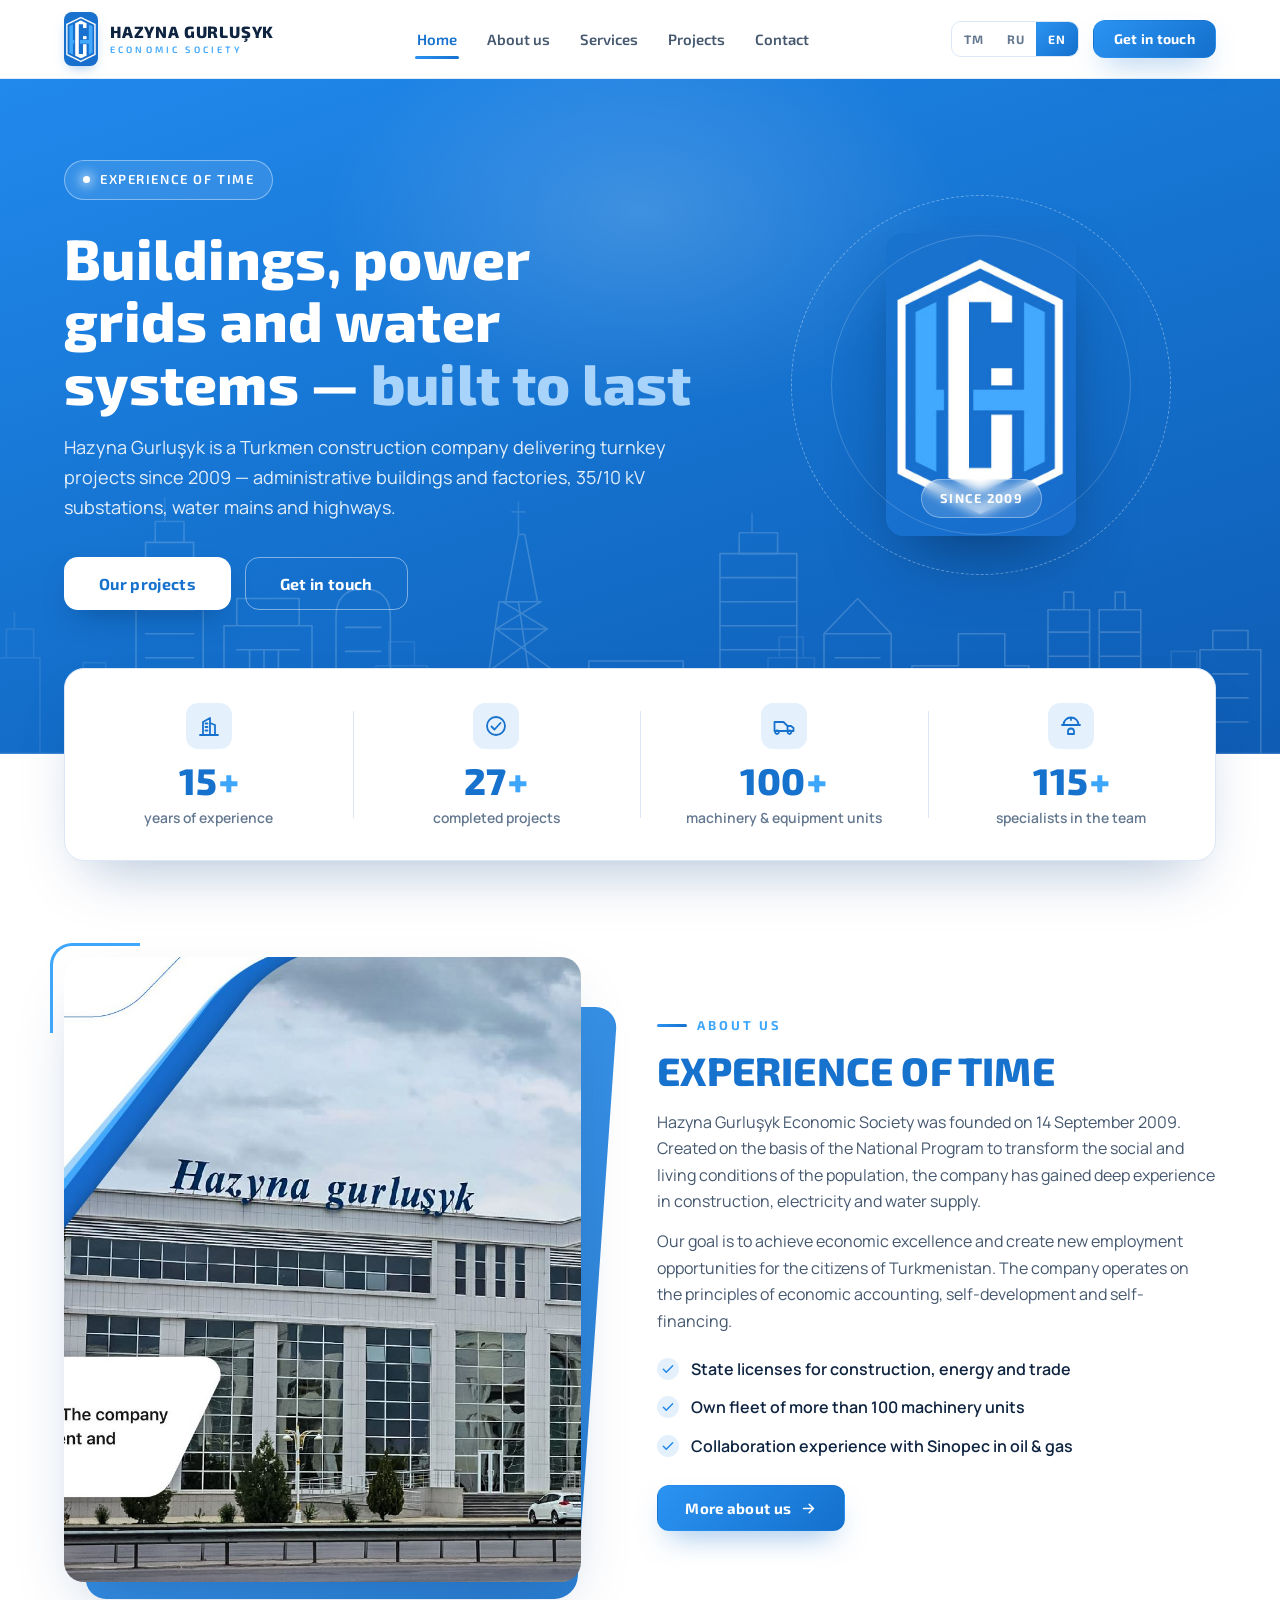
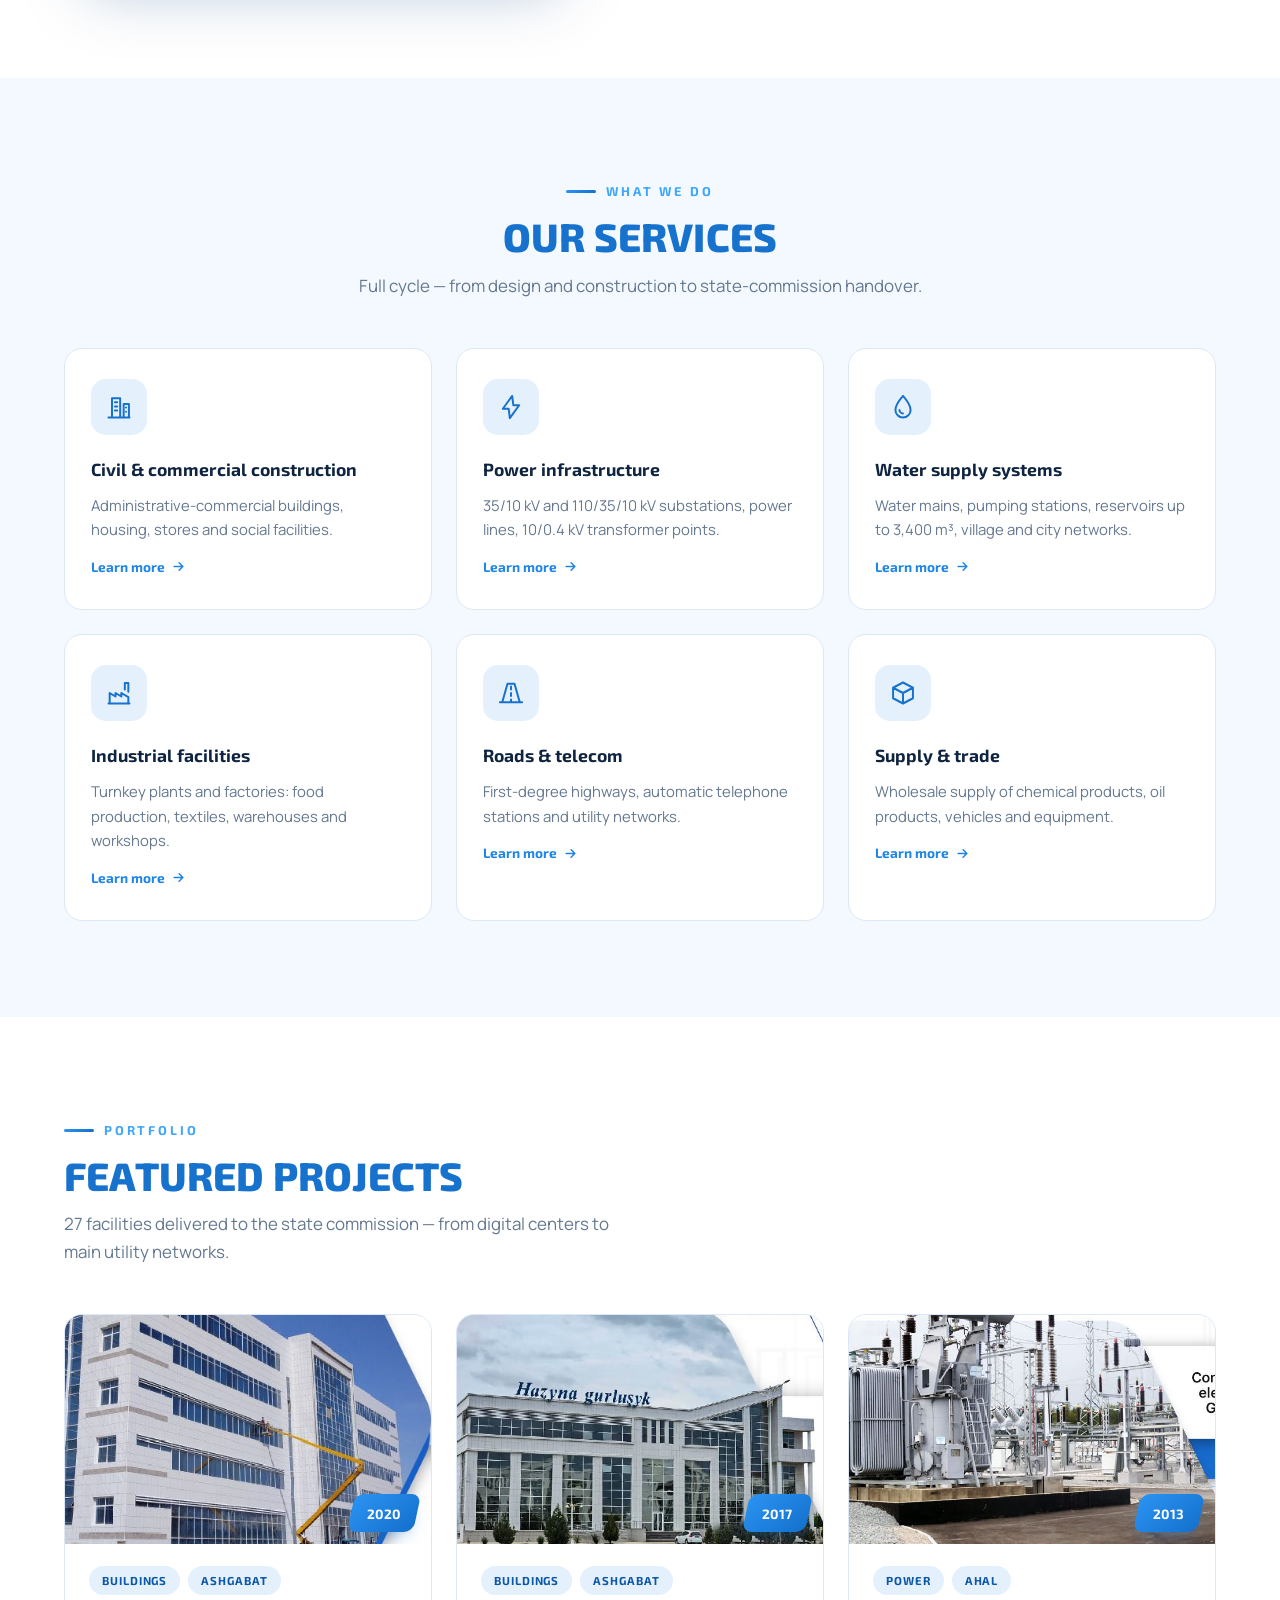
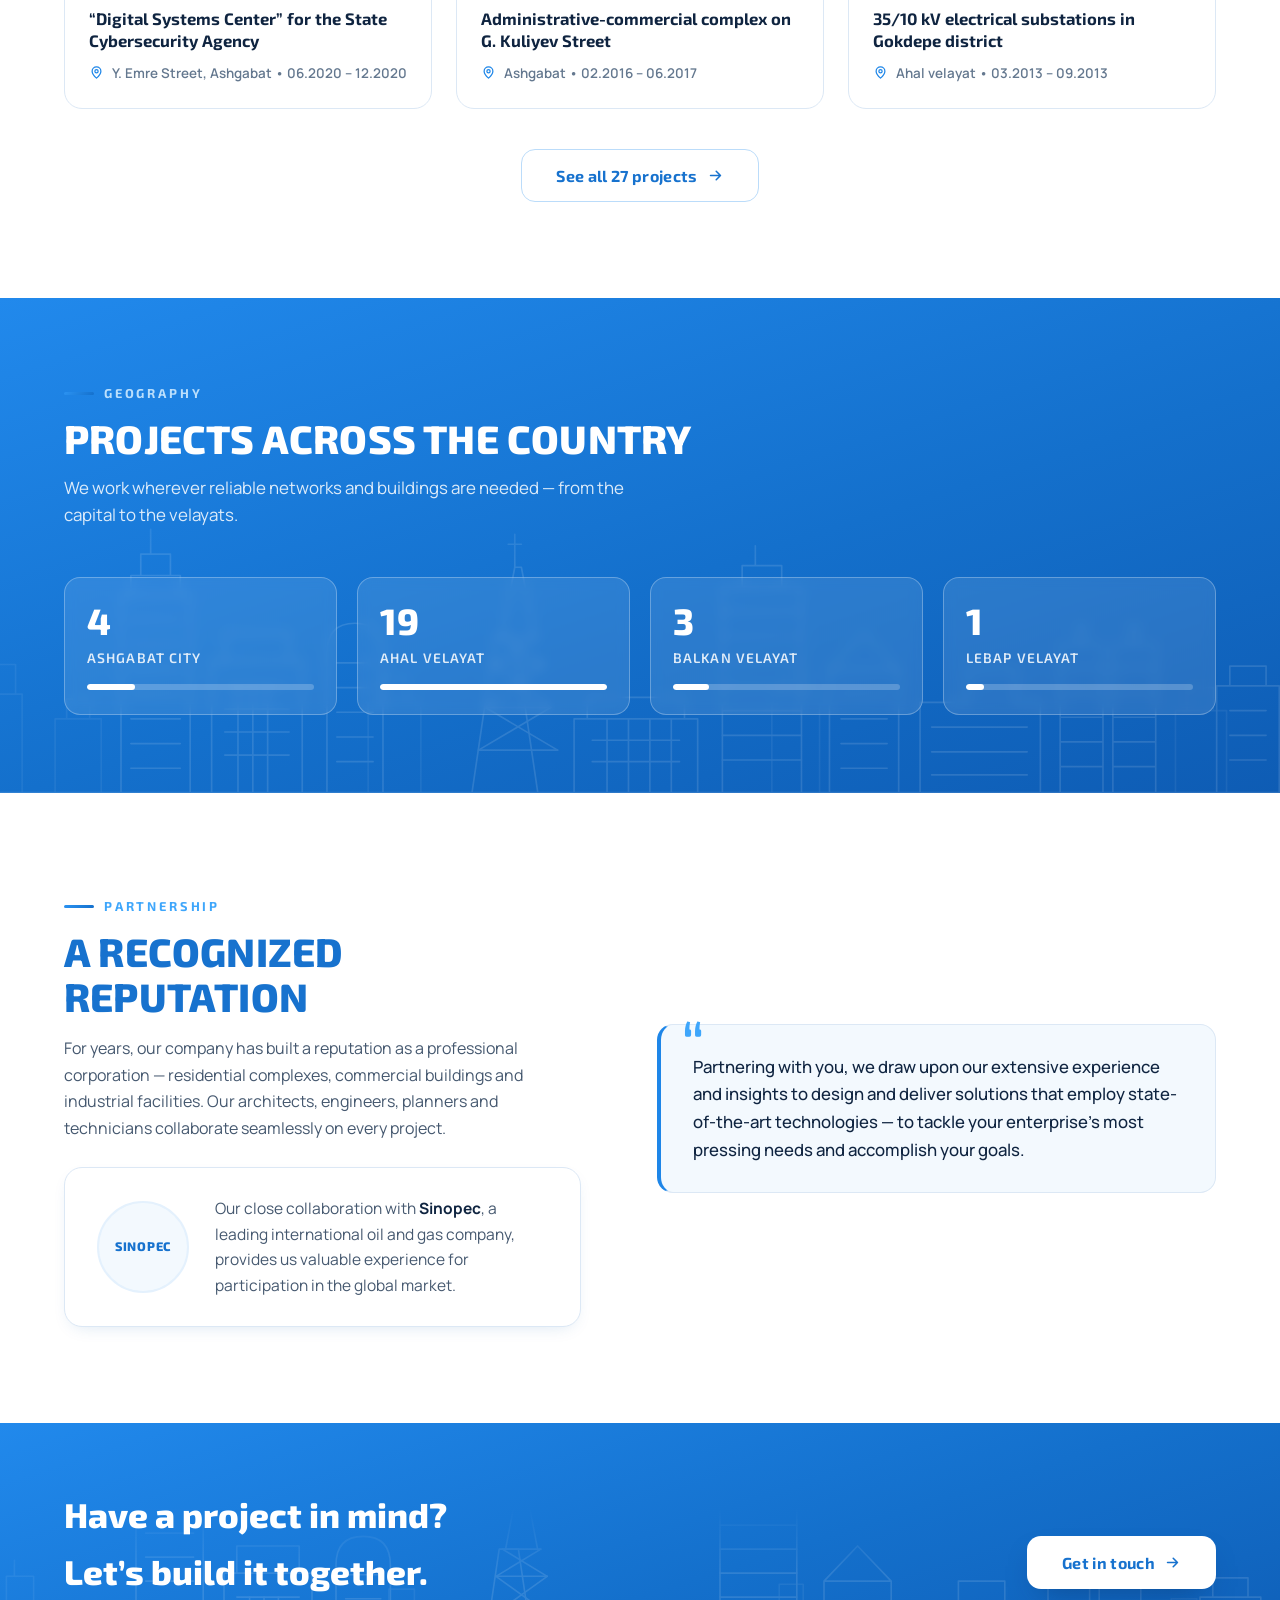
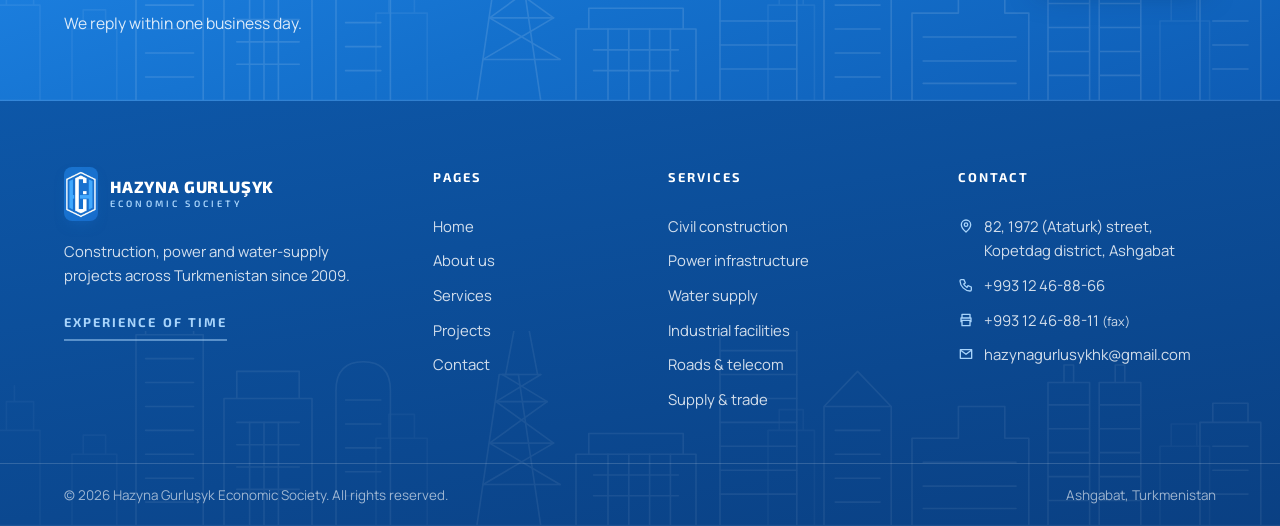
<file: index.html>
<!DOCTYPE html>
<html lang="en">
<head>
  <meta charset="UTF-8">
  <meta name="viewport" content="width=device-width, initial-scale=1.0">
  <title data-ru="«Хазына Гурлушык» — строительная компания, Туркменистан" data-tm="«Hazyna Gurluşyk» — gurluşyk kompaniýasy, Türkmenistan">Hazyna Gurluşyk — Construction company in Turkmenistan</title>
  <meta name="description"
        content="Hazyna Gurluşyk Economic Society — construction, power and water-supply projects across Turkmenistan since 2009. 27+ completed projects, 115+ specialists."
        data-ru="ХО «Хазына Гурлушык» — строительство, энергетика и водоснабжение по всему Туркменистану с 2009 года. 27+ завершённых проектов, 115+ специалистов." data-tm="«Hazyna Gurluşyk» HJ — 2009-njy ýyldan bäri tutuş Türkmenistan boýunça gurluşyk, energetika we suw üpjünçiligi. 27+ tamamlanan taslama, 115+ hünärmen.">
  <meta name="theme-color" content="#1772CE">
  <meta property="og:type" content="website">
  <meta property="og:title" content="Hazyna Gurluşyk — Construction company in Turkmenistan">
  <meta property="og:description" content="Experience of time. Construction, power and water-supply projects across Turkmenistan since 2009.">
  <link rel="icon" type="image/svg+xml" href="favicon.svg">
  <link rel="preconnect" href="https://fonts.googleapis.com">
  <link rel="preconnect" href="https://fonts.gstatic.com" crossorigin>
  <link href="https://fonts.googleapis.com/css2?family=Exo+2:wght@600;700;800&family=Manrope:wght@400;500;600;700;800&display=swap" rel="stylesheet">
  <link rel="stylesheet" href="css/styles.css">
</head>
<body>

  <!-- ============ INTRO: logo draws itself in, then dissolves ============ -->
  <div id="intro" role="presentation">
    <div class="intro-stage">
      <div class="intro-logo">
        <svg viewBox="0 0 190 324" aria-hidden="true">
          <g class="sketch">
            <path class="stroke draw-hex" d="M95 4L182 54V272L95 322L8 272V54Z"
                  pathLength="1" stroke="#FFFFFF" stroke-width="7"/>
            <path class="stroke draw-a" d="M39 76V250M39 172H85"
                  pathLength="1" stroke="#8FCBFA" stroke-width="13"/>
            <path class="stroke draw-b" d="M123 66H85V260H123V202M123 156H104"
                  pathLength="1" stroke="#FFFFFF" stroke-width="13"/>
            <path class="stroke draw-c" d="M152 76V250M124 172H152M124 172V250"
                  pathLength="1" stroke="#8FCBFA" stroke-width="13"/>
          </g>
          <image class="intro-raster" href="assets/img/logo-mark.png" x="0" y="0" width="190" height="324"/>
        </svg>
      </div>
      <div class="intro-word">
        <b>HAZYNA GURLUŞYK</b>
        <i data-ru="ХОЗЯЙСТВЕННОЕ ОБЩЕСТВО" data-tm="HOJALYK JEMGYÝETI">ECONOMIC SOCIETY</i>
      </div>
    </div>
    <button class="intro-skip" type="button" data-ru="Пропустить" data-tm="Geçmek">Skip</button>
  </div>

  <!-- ============ HEADER ============ -->
  <header class="header" id="header">
    <div class="container header-in">
      <a class="brand" href="index.html" aria-label="Hazyna Gurluşyk — Home">
        <img class="brand-logo" src="assets/img/logo-tile.png" alt="Hazyna Gurluşyk logo">
        <span class="brand-text">
          <b>HAZYNA GURLUŞYK</b>
          <i data-ru="ХОЗЯЙСТВЕННОЕ ОБЩЕСТВО" data-tm="HOJALYK JEMGYÝETI">ECONOMIC SOCIETY</i>
        </span>
      </a>
      <nav class="nav" id="nav" aria-label="Main navigation">
        <a href="index.html" class="nav-link" aria-current="page" data-ru="Главная" data-tm="Baş sahypa">Home</a>
        <a href="about.html" class="nav-link" data-ru="О компании" data-tm="Biz barada">About us</a>
        <a href="services.html" class="nav-link" data-ru="Услуги" data-tm="Hyzmatlar">Services</a>
        <a href="projects.html" class="nav-link" data-ru="Проекты" data-tm="Taslamalar">Projects</a>
        <a href="contact.html" class="nav-link" data-ru="Контакты" data-tm="Habarlaşmak">Contact</a>
        <div class="nav-mobile-extra">
          <a href="contact.html" class="btn btn-blue" data-ru="Связаться с нами" data-tm="Biz bilen habarlaşyň">Get in touch</a>
        </div>
      </nav>
      <div class="header-actions">
        <div class="lang" role="group" aria-label="Language">
          <button class="lang-btn" data-lang="tm" type="button">TM</button>
          <button class="lang-btn" data-lang="ru" type="button">RU</button>
          <button class="lang-btn is-active" data-lang="en" type="button">EN</button>
        </div>
        <a href="contact.html" class="btn btn-blue btn-sm header-cta" data-ru="Связаться" data-tm="Habarlaşmak">Get in touch</a>
        <button class="burger" id="burger" type="button" aria-label="Menu" aria-expanded="false">
          <span></span><span></span><span></span>
        </button>
      </div>
    </div>
  </header>

  <main>
    <!-- ============ HERO ============ -->
    <section class="hero">
      <div class="hero-glow" aria-hidden="true"></div>
      <div class="hero-sky" aria-hidden="true"></div>
      <div class="container hero-in">
        <div class="hero-copy">
          <p class="hero-tagline reveal"><span class="dot" aria-hidden="true"></span><span data-ru="Опыт времени" data-tm="Wagtyň tejribesi">Experience of time</span></p>
          <h1 class="hero-title reveal"
              data-ru="Здания, электросети и системы водоснабжения — <span class='lt'>построено надолго</span>" data-tm="Binalar, elektrik torlary we suw ulgamlary — <span class='lt'>uzak ýyllar üçin gurulýar</span>">
            Buildings, power grids and water systems — <span class="lt">built to last</span>
          </h1>
          <p class="hero-sub reveal"
             data-ru="ХО «Хазына Гурлушык» — туркменская строительная компания, работающая с 2009 года: административные здания и заводы, подстанции 35/10 кВ, магистральные водоводы и автодороги — под ключ." data-tm="«Hazyna Gurluşyk» HJ — 2009-njy ýyldan bäri işleýän türkmen gurluşyk kompaniýasy: edara binalary we zawodlar, 35/10 kV podstansiýalar, magistral suw geçirijiler we awtoýollar — doly taýýar görnüşde.">
            Hazyna Gurluşyk is a Turkmen construction company delivering turnkey projects since 2009 —
            administrative buildings and factories, 35/10 kV substations, water mains and highways.
          </p>
          <div class="hero-cta reveal">
            <a href="projects.html" class="btn btn-white btn-lg" data-ru="Наши проекты" data-tm="Taslamalarymyz">Our projects</a>
            <a href="contact.html" class="btn btn-ghost-light btn-lg" data-ru="Связаться с нами" data-tm="Biz bilen habarlaşyň">Get in touch</a>
          </div>
        </div>
        <div class="hero-emblem reveal" aria-hidden="true">
          <span class="ring"></span>
          <span class="ring r2"></span>
          <img src="assets/img/logo-tile.png" alt="">
          <span class="est" data-ru="ОСНОВАНА В 2009" data-tm="2009-NJY ÝYLDAN BÄRI">SINCE 2009</span>
        </div>
      </div>
    </section>

    <!-- ============ STATS ============ -->
    <div class="stats-wrap">
      <div class="container">
        <div class="stats reveal">
          <div class="stat">
            <div class="stat-ico"><svg viewBox="0 0 24 24" aria-hidden="true"><path d="M3 21h18M6 21V8l7-4v17M13 9l5 2v10M8.5 9.5h2M8.5 13h2M8.5 16.5h2"/></svg></div>
            <div class="stat-num"><span class="num" data-count="15">0</span><span class="stat-plus">+</span></div>
            <div class="stat-label" data-ru="лет опыта в строительстве" data-tm="gurluşykda ýyl tejribe">years of experience</div>
          </div>
          <div class="stat">
            <div class="stat-ico"><svg viewBox="0 0 24 24" aria-hidden="true"><circle cx="12" cy="12" r="9"/><path d="M7.5 12.5l3 3 6-6.5"/></svg></div>
            <div class="stat-num"><span class="num" data-count="27">0</span><span class="stat-plus">+</span></div>
            <div class="stat-label" data-ru="завершённых проектов" data-tm="tamamlanan taslama">completed projects</div>
          </div>
          <div class="stat">
            <div class="stat-ico"><svg viewBox="0 0 24 24" aria-hidden="true"><path d="M2.5 17h13M2.5 17V8h9l4 4v5M15.5 17h6v-3l-2.5-2h-3.5M5 20a1.8 1.8 0 1 0 0-3.6A1.8 1.8 0 0 0 5 20zM17.5 20a1.8 1.8 0 1 0 0-3.6 1.8 1.8 0 0 0 0 3.6z"/></svg></div>
            <div class="stat-num"><span class="num" data-count="100">0</span><span class="stat-plus">+</span></div>
            <div class="stat-label" data-ru="единиц техники и оборудования" data-tm="tehnika we enjam birligi">machinery &amp; equipment units</div>
          </div>
          <div class="stat">
            <div class="stat-ico"><svg viewBox="0 0 24 24" aria-hidden="true"><path d="M4.5 11a7.5 7.5 0 0 1 15 0M3 11h18M12 3.5V6M12 14.5a3 3 0 0 0-3 3V20h6v-2.5a3 3 0 0 0-3-3z"/></svg></div>
            <div class="stat-num"><span class="num" data-count="115">0</span><span class="stat-plus">+</span></div>
            <div class="stat-label" data-ru="специалистов в команде" data-tm="topardaky hünärmen">specialists in the team</div>
          </div>
        </div>
      </div>
    </div>

    <!-- ============ ABOUT TEASER ============ -->
    <section class="section">
      <div class="container split">
        <div class="frame reveal">
          <img src="assets/img/office-building.jpg" alt="Hazyna Gurluşyk administrative building in Ashgabat" loading="lazy">
        </div>
        <div>
          <p class="kicker reveal" data-ru="О компании" data-tm="Biz barada">About us</p>
          <h2 class="h2 reveal" data-ru="Опыт времени" data-tm="Wagtyň tejribesi">Experience of time</h2>
          <p class="text reveal"
             data-ru="Хозяйственное общество «Хазына Гурлушык» основано 14 сентября 2009 года. Созданная в рамках Национальной программы по преобразованию социально-бытовых условий населения, компания накопила уникальный опыт в строительстве, электроэнергетике и водоснабжении." data-tm="«Hazyna Gurluşyk» hojalyk jemgyýeti 2009-njy ýylyň 14-nji sentýabrynda esaslandyryldy. Ilatyň durmuş-ýaşaýyş şertlerini özgertmek boýunça Milli maksatnamanyň esasynda döredilen kompaniýa gurluşykda, elektroenergetikada we suw üpjünçiliginde uly tejribe toplady.">
            Hazyna Gurluşyk Economic Society was founded on 14 September 2009. Created on the basis of the
            National Program to transform the social and living conditions of the population, the company has
            gained deep experience in construction, electricity and water supply.
          </p>
          <p class="text reveal"
             data-ru="Наша цель — экономическое превосходство и новые рабочие места для граждан Туркменистана. Компания работает на принципах хозяйственного расчёта, саморазвития и самофинансирования." data-tm="Maksadymyz — ykdysady taýdan ýokary netijeler we Türkmenistanyň raýatlary üçin täze iş orunlary. Kompaniýa hojalyk hasaplaşygy, özüni ösdürmek we öz-özüni maliýeleşdirmek ýörelgeleri esasynda işleýär.">
            Our goal is to achieve economic excellence and create new employment opportunities for the citizens
            of Turkmenistan. The company operates on the principles of economic accounting, self-development
            and self-financing.
          </p>
          <ul class="checks reveal">
            <li><svg viewBox="0 0 24 24" aria-hidden="true"><path d="M4 12.5l5 5L20 6.5"/></svg><span data-ru="Государственные лицензии на строительство, энергетику и торговлю" data-tm="Gurluşyk, energetika we söwda üçin döwlet ygtyýarnamalary">State licenses for construction, energy and trade</span></li>
            <li><svg viewBox="0 0 24 24" aria-hidden="true"><path d="M4 12.5l5 5L20 6.5"/></svg><span data-ru="Собственный парк техники — более 100 единиц" data-tm="100-den gowrak birlikden ybarat öz tehnika parky">Own fleet of more than 100 machinery units</span></li>
            <li><svg viewBox="0 0 24 24" aria-hidden="true"><path d="M4 12.5l5 5L20 6.5"/></svg><span data-ru="Опыт сотрудничества с «Sinopec» в нефтегазовой отрасли" data-tm="Nebitgaz pudagynda «Sinopec» bilen hyzmatdaşlyk tejribesi">Collaboration experience with Sinopec in oil &amp; gas</span></li>
          </ul>
          <div style="margin-top: 26px;" class="reveal">
            <a href="about.html" class="btn btn-blue" data-ru="Подробнее о нас" data-tm="Biz barada giňişleýin">More about us
              <svg viewBox="0 0 24 24" aria-hidden="true"><path d="M5 12h14M13 6l6 6-6 6"/></svg></a>
          </div>
        </div>
      </div>
    </section>

    <!-- ============ SERVICES ============ -->
    <section class="section section-soft">
      <div class="container">
        <div class="section-head center">
          <p class="kicker reveal" data-ru="Направления" data-tm="Ugurlar">What we do</p>
          <h2 class="h2 reveal" data-ru="Наши услуги" data-tm="Hyzmatlarymyz">Our services</h2>
          <p class="lead reveal" data-ru="Полный цикл — от проектирования и строительно-монтажных работ до сдачи государственной комиссии." data-tm="Doly tapgyr — taslamadan başlap gurluşyk-gurnama işlerine we döwlet toparyna tabşyrmaga çenli.">
            Full cycle — from design and construction to state-commission handover.
          </p>
        </div>
        <div class="cards-grid stagger">
          <article class="s-card reveal">
            <div class="s-icon"><svg viewBox="0 0 24 24" aria-hidden="true"><path d="M3 21h18M6 21V4.5h7V21M16 21V9.5h4.5V21M8.5 8h2M8.5 11.5h2M8.5 15h2M18 12.5h.01M18 16h.01"/></svg></div>
            <h3 data-ru="Гражданское строительство" data-tm="Raýat gurluşygy">Civil &amp; commercial construction</h3>
            <p data-ru="Административно-торговые здания, жилые дома, магазины и социальные объекты." data-tm="Edara-söwda binalary, ýaşaýyş jaýlary, dükanlar we durmuş maksatly desgalar.">Administrative-commercial buildings, housing, stores and social facilities.</p>
            <a class="more" href="services.html#construction" data-ru="Подробнее" data-tm="Giňişleýin">Learn more <svg viewBox="0 0 24 24"><path d="M5 12h14M13 6l6 6-6 6"/></svg></a>
          </article>
          <article class="s-card reveal">
            <div class="s-icon"><svg viewBox="0 0 24 24" aria-hidden="true"><path d="M13 2.5L5 13.5h5L11 21.5l8-11h-5z"/></svg></div>
            <h3 data-ru="Электроэнергетика" data-tm="Elektroenergetika">Power infrastructure</h3>
            <p data-ru="Подстанции 35/10 кВ и 110/35/10 кВ, ЛЭП, трансформаторные пункты 10/0,4 кВ." data-tm="35/10 kV we 110/35/10 kV podstansiýalar, elektrik geçiriji ulgamlar, 10/0,4 kV transformator nokatlary.">35/10 kV and 110/35/10 kV substations, power lines, 10/0.4 kV transformer points.</p>
            <a class="more" href="services.html#power" data-ru="Подробнее" data-tm="Giňişleýin">Learn more <svg viewBox="0 0 24 24"><path d="M5 12h14M13 6l6 6-6 6"/></svg></a>
          </article>
          <article class="s-card reveal">
            <div class="s-icon"><svg viewBox="0 0 24 24" aria-hidden="true"><path d="M12 21a6.5 6.5 0 0 0 6.5-6.5C18.5 10 12 2.5 12 2.5S5.5 10 5.5 14.5A6.5 6.5 0 0 0 12 21zM9 14.5a3 3 0 0 0 3 3"/></svg></div>
            <h3 data-ru="Водоснабжение" data-tm="Suw üpjünçiligi">Water supply systems</h3>
            <p data-ru="Магистральные водоводы, насосные станции, резервуары до 3 400 м³, сети сёл и городов." data-tm="Magistral suw geçirijiler, sorujy beketler, 3 400 m³ çenli suw howdanlary, oba we şäher ulgamlary.">Water mains, pumping stations, reservoirs up to 3,400 m³, village and city networks.</p>
            <a class="more" href="services.html#water" data-ru="Подробнее" data-tm="Giňişleýin">Learn more <svg viewBox="0 0 24 24"><path d="M5 12h14M13 6l6 6-6 6"/></svg></a>
          </article>
          <article class="s-card reveal">
            <div class="s-icon"><svg viewBox="0 0 24 24" aria-hidden="true"><path d="M3 21h18M4 21v-9l5 3v-3l5 3v-3l6 3.5V21M17 9V3.5h3V11"/></svg></div>
            <h3 data-ru="Промышленные объекты" data-tm="Senagat desgalary">Industrial facilities</h3>
            <p data-ru="Заводы и фабрики под ключ: пищевое производство, текстиль, склады и цеха." data-tm="Doly taýýar zawodlar we fabrikler: azyk önümçiligi, dokma, ammarlar we sehler.">Turnkey plants and factories: food production, textiles, warehouses and workshops.</p>
            <a class="more" href="services.html#industrial" data-ru="Подробнее" data-tm="Giňişleýin">Learn more <svg viewBox="0 0 24 24"><path d="M5 12h14M13 6l6 6-6 6"/></svg></a>
          </article>
          <article class="s-card reveal">
            <div class="s-icon"><svg viewBox="0 0 24 24" aria-hidden="true"><path d="M4.5 20L9 4h6l4.5 16M12 6.5v2.5M12 12v2.5M12 17.5V20M2.5 20h19"/></svg></div>
            <h3 data-ru="Дороги и связь" data-tm="Ýollar we aragatnaşyk">Roads &amp; telecom</h3>
            <p data-ru="Автодороги первой категории, телефонные станции и инженерные сети." data-tm="Birinji derejeli awtoýollar, telefon beketleri we inžener ulgamlary.">First-degree highways, automatic telephone stations and utility networks.</p>
            <a class="more" href="services.html#roads" data-ru="Подробнее" data-tm="Giňişleýin">Learn more <svg viewBox="0 0 24 24"><path d="M5 12h14M13 6l6 6-6 6"/></svg></a>
          </article>
          <article class="s-card reveal">
            <div class="s-icon"><svg viewBox="0 0 24 24" aria-hidden="true"><path d="M3.5 7.5L12 3l8.5 4.5v9L12 21l-8.5-4.5zM12 12l8.5-4.5M12 12L3.5 7.5M12 12v9"/></svg></div>
            <h3 data-ru="Поставки и торговля" data-tm="Üpjünçilik we söwda">Supply &amp; trade</h3>
            <p data-ru="Оптовые поставки химической продукции, нефтепродуктов, техники и оборудования." data-tm="Himiýa önümleriniň, nebit önümleriniň, tehnikanyň we enjamlaryň lomaý üpjünçiligi.">Wholesale supply of chemical products, oil products, vehicles and equipment.</p>
            <a class="more" href="services.html#supply" data-ru="Подробнее" data-tm="Giňişleýin">Learn more <svg viewBox="0 0 24 24"><path d="M5 12h14M13 6l6 6-6 6"/></svg></a>
          </article>
        </div>
      </div>
    </section>

    <!-- ============ FEATURED PROJECTS ============ -->
    <section class="section">
      <div class="container">
        <div class="section-head">
          <p class="kicker reveal" data-ru="Портфолио" data-tm="Işlerimiz">Portfolio</p>
          <h2 class="h2 reveal" data-ru="Избранные проекты" data-tm="Saýlanan taslamalar">Featured projects</h2>
          <p class="lead reveal" data-ru="27 объектов сдано государственной комиссии — от цифровых центров до магистральных сетей." data-tm="27 desga döwlet toparyna tabşyryldy — sanly merkezlerden magistral ulgamlara çenli.">
            27 facilities delivered to the state commission — from digital centers to main utility networks.
          </p>
        </div>
        <div class="projects-grid stagger">
          <article class="p-card reveal">
            <div class="p-media">
              <img src="assets/img/digital-center.jpg" alt="Digital Systems Center in Ashgabat" loading="lazy">
              <span class="pill"><span>2020</span></span>
            </div>
            <div class="p-body">
              <div class="chips"><span class="chip" data-ru="Здания" data-tm="Binalar">Buildings</span><span class="chip" data-ru="Ашхабад" data-tm="Aşgabat">Ashgabat</span></div>
              <h3 data-ru="«Центр цифровых систем» для Агентства кибербезопасности" data-tm="Döwlet kiberhowpsuzlyk agentligi üçin «Sanly ulgamlar merkezi»">“Digital Systems Center” for the State Cybersecurity Agency</h3>
              <p class="p-meta"><svg viewBox="0 0 24 24"><path d="M12 21s7-6.1 7-11a7 7 0 1 0-14 0c0 4.9 7 11 7 11z"/><circle cx="12" cy="10" r="2.6"/></svg><span data-ru="ул. Ю. Эмре, Ашхабад • 06.2020 – 12.2020" data-tm="Ý. Emre köçesi, Aşgabat • 06.2020 – 12.2020">Y. Emre Street, Ashgabat • 06.2020 – 12.2020</span></p>
            </div>
          </article>
          <article class="p-card reveal">
            <div class="p-media">
              <img src="assets/img/hazyna-building.jpg" alt="Administrative-commercial building of Hazyna Gurluşyk" loading="lazy">
              <span class="pill"><span>2017</span></span>
            </div>
            <div class="p-body">
              <div class="chips"><span class="chip" data-ru="Здания" data-tm="Binalar">Buildings</span><span class="chip" data-ru="Ашхабад" data-tm="Aşgabat">Ashgabat</span></div>
              <h3 data-ru="Административно-торговый комплекс на ул. Г. Кулиева" data-tm="G. Kulyýew köçesindäki edara-söwda toplumy">Administrative-commercial complex on G. Kuliyev Street</h3>
              <p class="p-meta"><svg viewBox="0 0 24 24"><path d="M12 21s7-6.1 7-11a7 7 0 1 0-14 0c0 4.9 7 11 7 11z"/><circle cx="12" cy="10" r="2.6"/></svg><span data-ru="Ашхабад • 02.2016 – 06.2017" data-tm="Aşgabat • 02.2016 – 06.2017">Ashgabat • 02.2016 – 06.2017</span></p>
            </div>
          </article>
          <article class="p-card reveal">
            <div class="p-media">
              <img src="assets/img/substation-transformer.jpg" alt="35/10 kV electrical substation" loading="lazy">
              <span class="pill"><span>2013</span></span>
            </div>
            <div class="p-body">
              <div class="chips"><span class="chip" data-ru="Энергетика" data-tm="Energetika">Power</span><span class="chip" data-ru="Ахал" data-tm="Ahal">Ahal</span></div>
              <h3 data-ru="Электрические подстанции 35/10 кВ в Гёкдепе" data-tm="Gökdepe etrabynda 35/10 kV elektrik podstansiýalary">35/10 kV electrical substations in Gokdepe district</h3>
              <p class="p-meta"><svg viewBox="0 0 24 24"><path d="M12 21s7-6.1 7-11a7 7 0 1 0-14 0c0 4.9 7 11 7 11z"/><circle cx="12" cy="10" r="2.6"/></svg><span data-ru="Ахалский велаят • 03.2013 – 09.2013" data-tm="Ahal welaýaty • 03.2013 – 09.2013">Ahal velayat • 03.2013 – 09.2013</span></p>
            </div>
          </article>
        </div>
        <div style="text-align: center; margin-top: 40px;" class="reveal">
          <a href="projects.html" class="btn btn-outline btn-lg" data-ru="Все 27 проектов" data-tm="Ähli 27 taslama">See all 27 projects
            <svg viewBox="0 0 24 24" aria-hidden="true"><path d="M5 12h14M13 6l6 6-6 6"/></svg></a>
        </div>
      </div>
    </section>

    <!-- ============ REGIONS ============ -->
    <section class="band">
      <div class="hero-sky" aria-hidden="true"></div>
      <div class="container band-in">
        <div class="section-head">
          <p class="kicker reveal" data-ru="География" data-tm="Geografiýa">Geography</p>
          <h2 class="h2 reveal" data-ru="Проекты по всей стране" data-tm="Tutuş ýurt boýunça taslamalar">Projects across the country</h2>
          <p class="lead reveal" data-ru="Мы работаем там, где нужны надёжные сети и здания — от столицы до велаятов." data-tm="Paýtagtdan welaýatlara çenli — ygtybarly ulgamlaryň we binalaryň gerek ýerinde işleýäris.">
            We work wherever reliable networks and buildings are needed — from the capital to the velayats.
          </p>
        </div>
        <div class="regions stagger">
          <div class="region-card reveal" style="--w: 21%;">
            <div class="region-num">4</div>
            <div class="region-name" data-ru="г. Ашхабад" data-tm="Aşgabat şäheri">Ashgabat city</div>
            <div class="region-bar"><i></i></div>
          </div>
          <div class="region-card reveal" style="--w: 100%;">
            <div class="region-num">19</div>
            <div class="region-name" data-ru="Ахалский велаят" data-tm="Ahal welaýaty">Ahal velayat</div>
            <div class="region-bar"><i></i></div>
          </div>
          <div class="region-card reveal" style="--w: 16%;">
            <div class="region-num">3</div>
            <div class="region-name" data-ru="Балканский велаят" data-tm="Balkan welaýaty">Balkan velayat</div>
            <div class="region-bar"><i></i></div>
          </div>
          <div class="region-card reveal" style="--w: 8%;">
            <div class="region-num">1</div>
            <div class="region-name" data-ru="Лебапский велаят" data-tm="Lebap welaýaty">Lebap velayat</div>
            <div class="region-bar"><i></i></div>
          </div>
        </div>
      </div>
    </section>

    <!-- ============ PARTNER / QUOTE ============ -->
    <section class="section">
      <div class="container split">
        <div class="reveal">
          <p class="kicker" data-ru="Партнёрство" data-tm="Hyzmatdaşlyk">Partnership</p>
          <h2 class="h2" data-ru="Признанная репутация" data-tm="Ykrar edilen abraý">A recognized reputation</h2>
          <p class="text" style="margin-top: 14px;"
             data-ru="За годы работы компания зарекомендовала себя как профессиональная корпорация: жилые комплексы, коммерческие здания, промышленные объекты. Архитекторы, инженеры, планировщики и техники работают как единая команда." data-tm="Kompaniýa köp ýyllaryň dowamynda özüni professional korporasiýa hökmünde tanatdy: ýaşaýyş toplumlary, söwda binalary we senagat desgalary. Arhitektorlar, inženerler, meýilnamaçylar we tehnikler bir bitewi topar bolup işleýärler.">
            For years, our company has built a reputation as a professional corporation — residential complexes,
            commercial buildings and industrial facilities. Our architects, engineers, planners and technicians
            collaborate seamlessly on every project.
          </p>
          <div class="partner reveal" style="margin-top: 26px;">
            <div class="partner-badge">SINOPEC</div>
            <p style="font-size: 0.97rem;"
               data-ru="Тесное сотрудничество с «Sinopec» — ведущей международной компанией нефтегазовой отрасли — даёт нам ценный опыт для участия в глобальном рынке." data-tm="Nebitgaz pudagynyň öňdebaryjy halkara kompaniýasy «Sinopec» bilen ýakyn hyzmatdaşlyk bize dünýä bazaryna gatnaşmak üçin gymmatly tejribe berýär.">
              Our close collaboration with <strong>Sinopec</strong>, a leading international oil and gas company,
              provides us valuable experience for participation in the global market.
            </p>
          </div>
        </div>
        <blockquote class="quote reveal"
            data-ru="Работая с вами, мы опираемся на многолетний опыт и применяем самые современные технологии, чтобы решать ключевые задачи вашего предприятия и достигать поставленных целей." data-tm="Siziň bilen hyzmatdaşlykda biz köpýyllyk tejribämize daýanyp, kärhanaňyzyň möhüm meselelerini çözmek we maksatlaryňyza ýetmek üçin iň häzirki zaman tehnologiýalaryny ulanýarys.">
          Partnering with you, we draw upon our extensive experience and insights to design and deliver
          solutions that employ state-of-the-art technologies — to tackle your enterprise’s most pressing
          needs and accomplish your goals.
        </blockquote>
      </div>
    </section>

    <!-- ============ CTA ============ -->
    <section class="band">
      <div class="hero-sky" aria-hidden="true"></div>
      <div class="container cta-in">
        <div class="reveal">
          <h2 class="cta-title" data-ru="Есть проект? Давайте построим его вместе." data-tm="Taslamaňyz barmy? Geliň, ony bilelikde guralyň.">Have a project in mind? Let’s build it together.</h2>
          <p class="cta-note" data-ru="Ответим в течение одного рабочего дня." data-tm="Bir iş gününiň dowamynda jogap bereris.">We reply within one business day.</p>
        </div>
        <a href="contact.html" class="btn btn-white btn-lg reveal" data-ru="Связаться с нами" data-tm="Biz bilen habarlaşyň">Get in touch
          <svg viewBox="0 0 24 24" aria-hidden="true"><path d="M5 12h14M13 6l6 6-6 6"/></svg></a>
      </div>
    </section>
  </main>

  <!-- ============ FOOTER ============ -->
  <footer class="footer">
    <div class="container f-grid">
      <div class="f-brand">
        <a class="brand" href="index.html" aria-label="Hazyna Gurluşyk — Home">
          <img class="brand-logo" src="assets/img/logo-tile.png" alt="Hazyna Gurluşyk logo">
          <span class="brand-text"><b>HAZYNA GURLUŞYK</b><i data-ru="ХОЗЯЙСТВЕННОЕ ОБЩЕСТВО" data-tm="HOJALYK JEMGYÝETI">ECONOMIC SOCIETY</i></span>
        </a>
        <p class="f-blurb" data-ru="Строительство, энергетика и водоснабжение по всему Туркменистану с 2009 года." data-tm="2009-njy ýyldan bäri tutuş Türkmenistan boýunça gurluşyk, energetika we suw üpjünçiligi.">
          Construction, power and water-supply projects across Turkmenistan since 2009.
        </p>
        <span class="f-tagline" data-ru="Опыт времени" data-tm="Wagtyň tejribesi">Experience of time</span>
      </div>
      <div class="f-col">
        <p class="f-title" data-ru="Разделы" data-tm="Bölümler">Pages</p>
        <a href="index.html" data-ru="Главная" data-tm="Baş sahypa">Home</a>
        <a href="about.html" data-ru="О компании" data-tm="Biz barada">About us</a>
        <a href="services.html" data-ru="Услуги" data-tm="Hyzmatlar">Services</a>
        <a href="projects.html" data-ru="Проекты" data-tm="Taslamalar">Projects</a>
        <a href="contact.html" data-ru="Контакты" data-tm="Habarlaşmak">Contact</a>
      </div>
      <div class="f-col">
        <p class="f-title" data-ru="Направления" data-tm="Ugurlar">Services</p>
        <a href="services.html#construction" data-ru="Гражданское строительство" data-tm="Raýat gurluşygy">Civil construction</a>
        <a href="services.html#power" data-ru="Электроэнергетика" data-tm="Elektroenergetika">Power infrastructure</a>
        <a href="services.html#water" data-ru="Водоснабжение" data-tm="Suw üpjünçiligi">Water supply</a>
        <a href="services.html#industrial" data-ru="Промышленные объекты" data-tm="Senagat desgalary">Industrial facilities</a>
        <a href="services.html#roads" data-ru="Дороги и связь" data-tm="Ýollar we aragatnaşyk">Roads &amp; telecom</a>
        <a href="services.html#supply" data-ru="Поставки и торговля" data-tm="Üpjünçilik we söwda">Supply &amp; trade</a>
      </div>
      <div class="f-col">
        <p class="f-title" data-ru="Контакты" data-tm="Habarlaşmak">Contact</p>
        <p class="f-line"><svg viewBox="0 0 24 24" aria-hidden="true"><path d="M12 21s7-6.1 7-11a7 7 0 1 0-14 0c0 4.9 7 11 7 11z"/><circle cx="12" cy="10" r="2.6"/></svg>
          <span data-ru="ул. 1972 (Ататюрка), 82, Копетдагский этрап, г. Ашхабад" data-tm="Aşgabat ş., Köpetdag etraby, 1972-nji (Atatürk) köçesi, 82">82, 1972 (Ataturk) street, Kopetdag district, Ashgabat</span></p>
        <a class="f-line" href="tel:+99312468866"><svg viewBox="0 0 24 24" aria-hidden="true"><path d="M5 4h4l2 5-2.5 1.5a12 12 0 0 0 5 5L15 13l5 2v4a2 2 0 0 1-2 2A16 16 0 0 1 3 6a2 2 0 0 1 2-2z"/></svg>
          <span>+993 12 46-88-66</span></a>
        <p class="f-line"><svg viewBox="0 0 24 24" aria-hidden="true"><path d="M6 9V3.5h12V9M6 14.5H4.5V9h15v5.5H18M6 12.5h12V20.5H6z"/></svg>
          <span>+993 12 46-88-11 <small data-ru="(факс)" data-tm="(faks)">(fax)</small></span></p>
        <a class="f-line" href="mailto:hazynagurlusykhk@gmail.com"><svg viewBox="0 0 24 24" aria-hidden="true"><path d="M3.5 5.5h17v13h-17z"/><path d="M4 6.5l8 6 8-6"/></svg>
          <span>hazynagurlusykhk@gmail.com</span></a>
      </div>
    </div>
    <div class="f-bottom">
      <div class="container f-bottom-in">
        <p data-ru="© 2026 ХО «Хазына Гурлушык». Все права защищены." data-tm="© 2026 «Hazyna Gurluşyk» HJ. Ähli hukuklar goralandyr.">© 2026 Hazyna Gurluşyk Economic Society. All rights reserved.</p>
        <p data-ru="Ашхабад, Туркменистан" data-tm="Aşgabat, Türkmenistan">Ashgabat, Turkmenistan</p>
      </div>
    </div>
  </footer>

  <script src="js/main.js"></script>
</body>
</html>
</file>
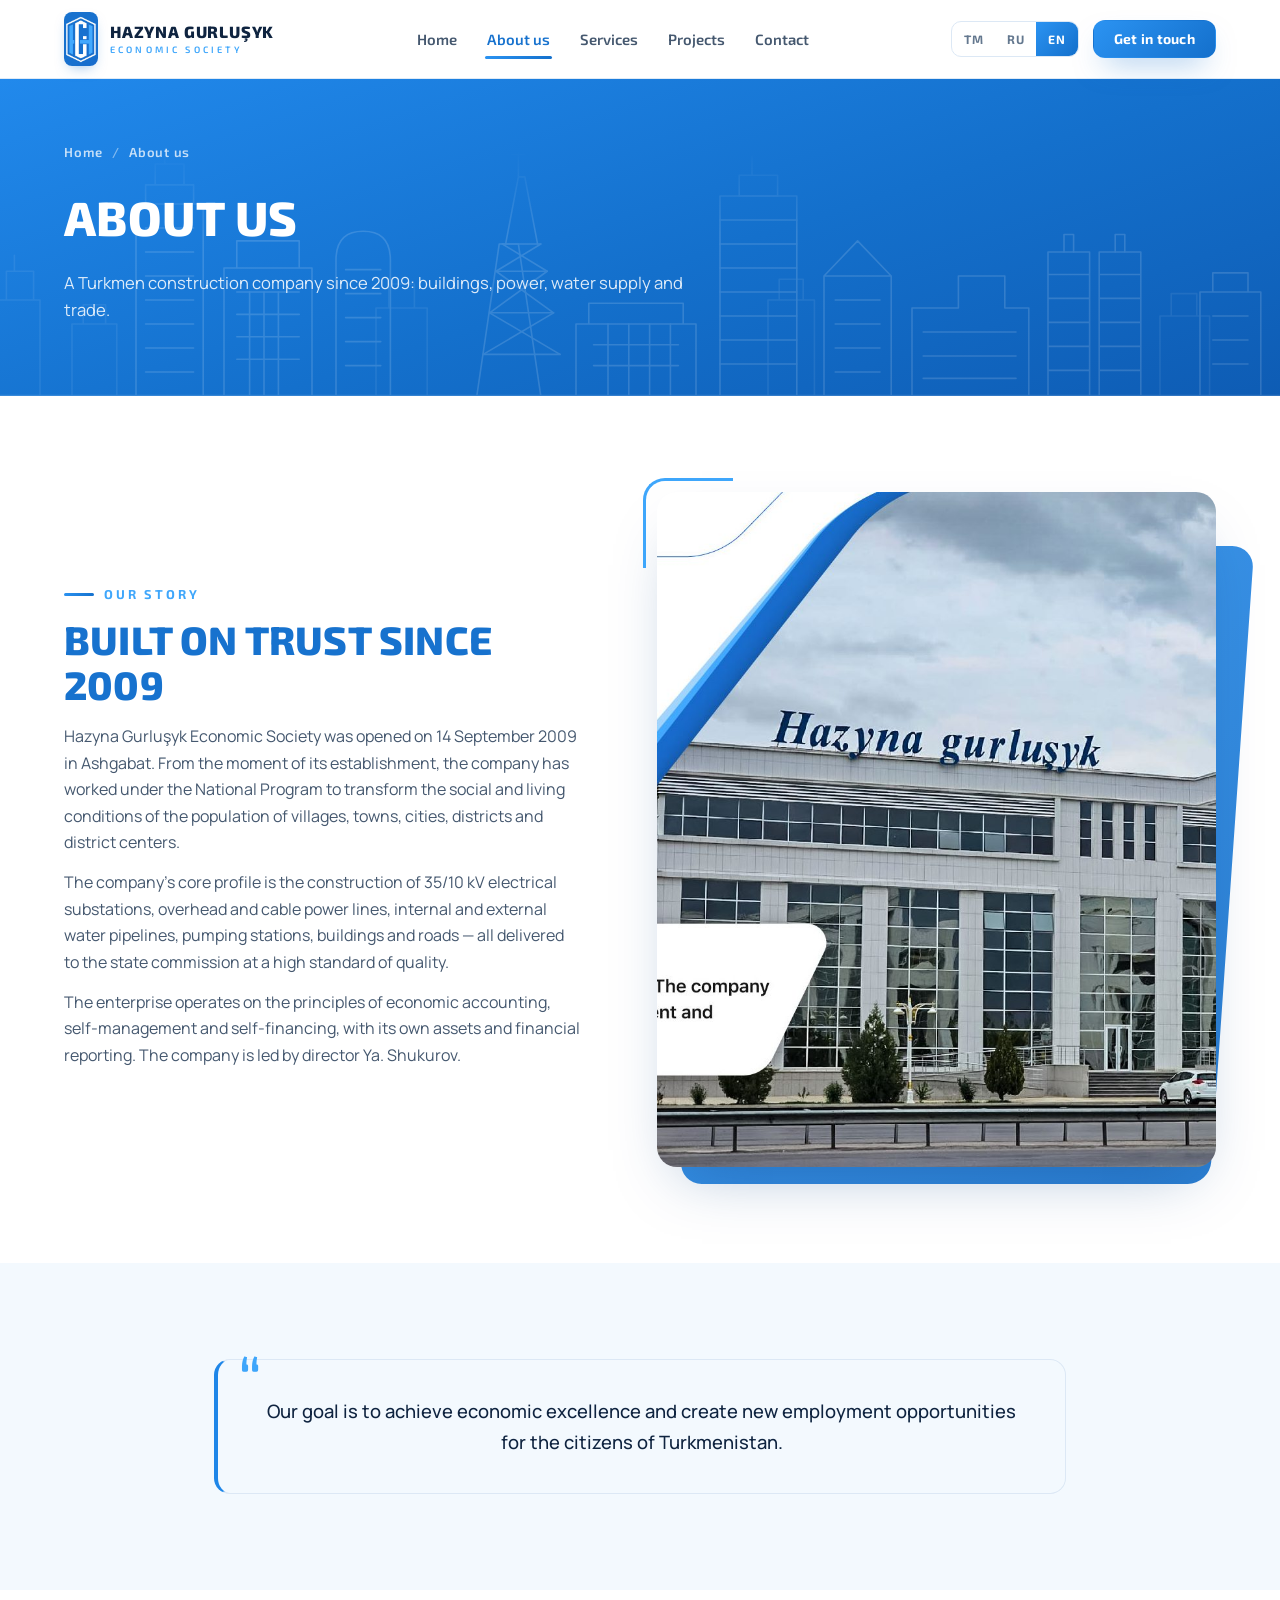
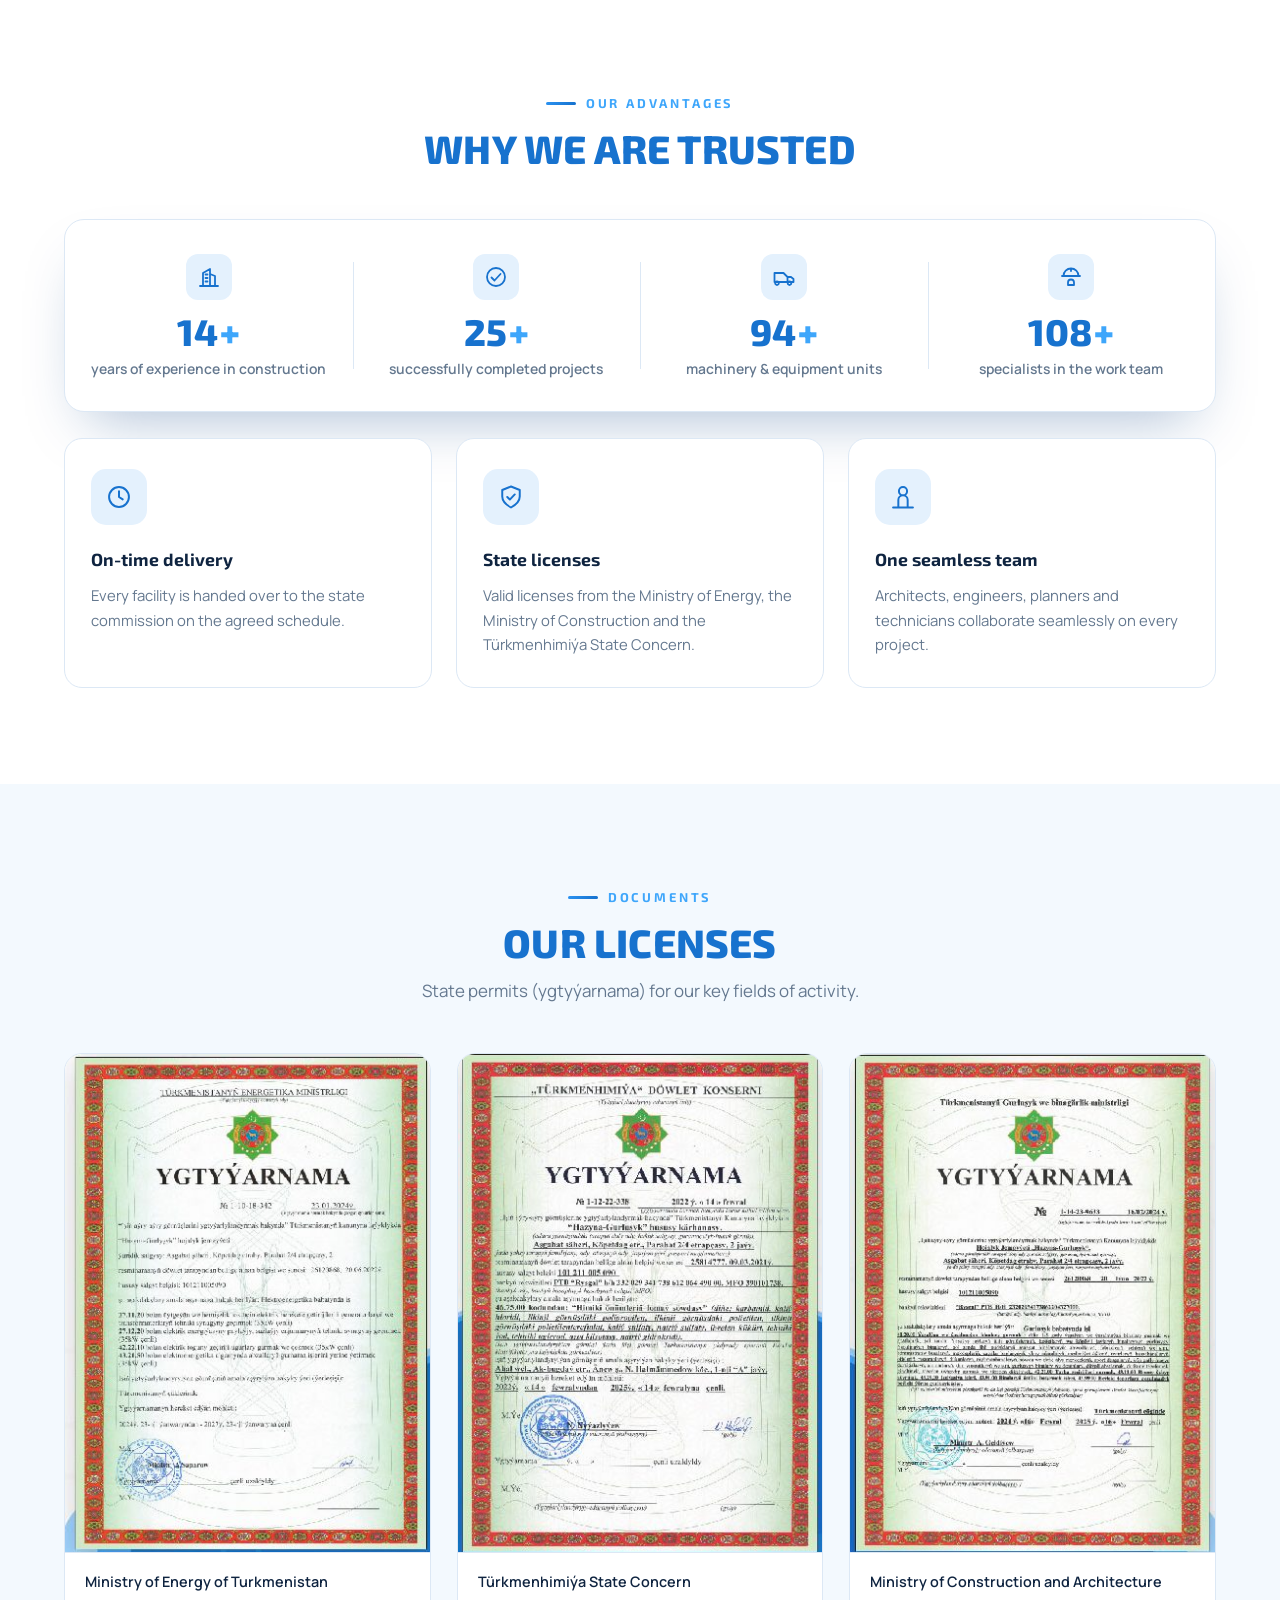
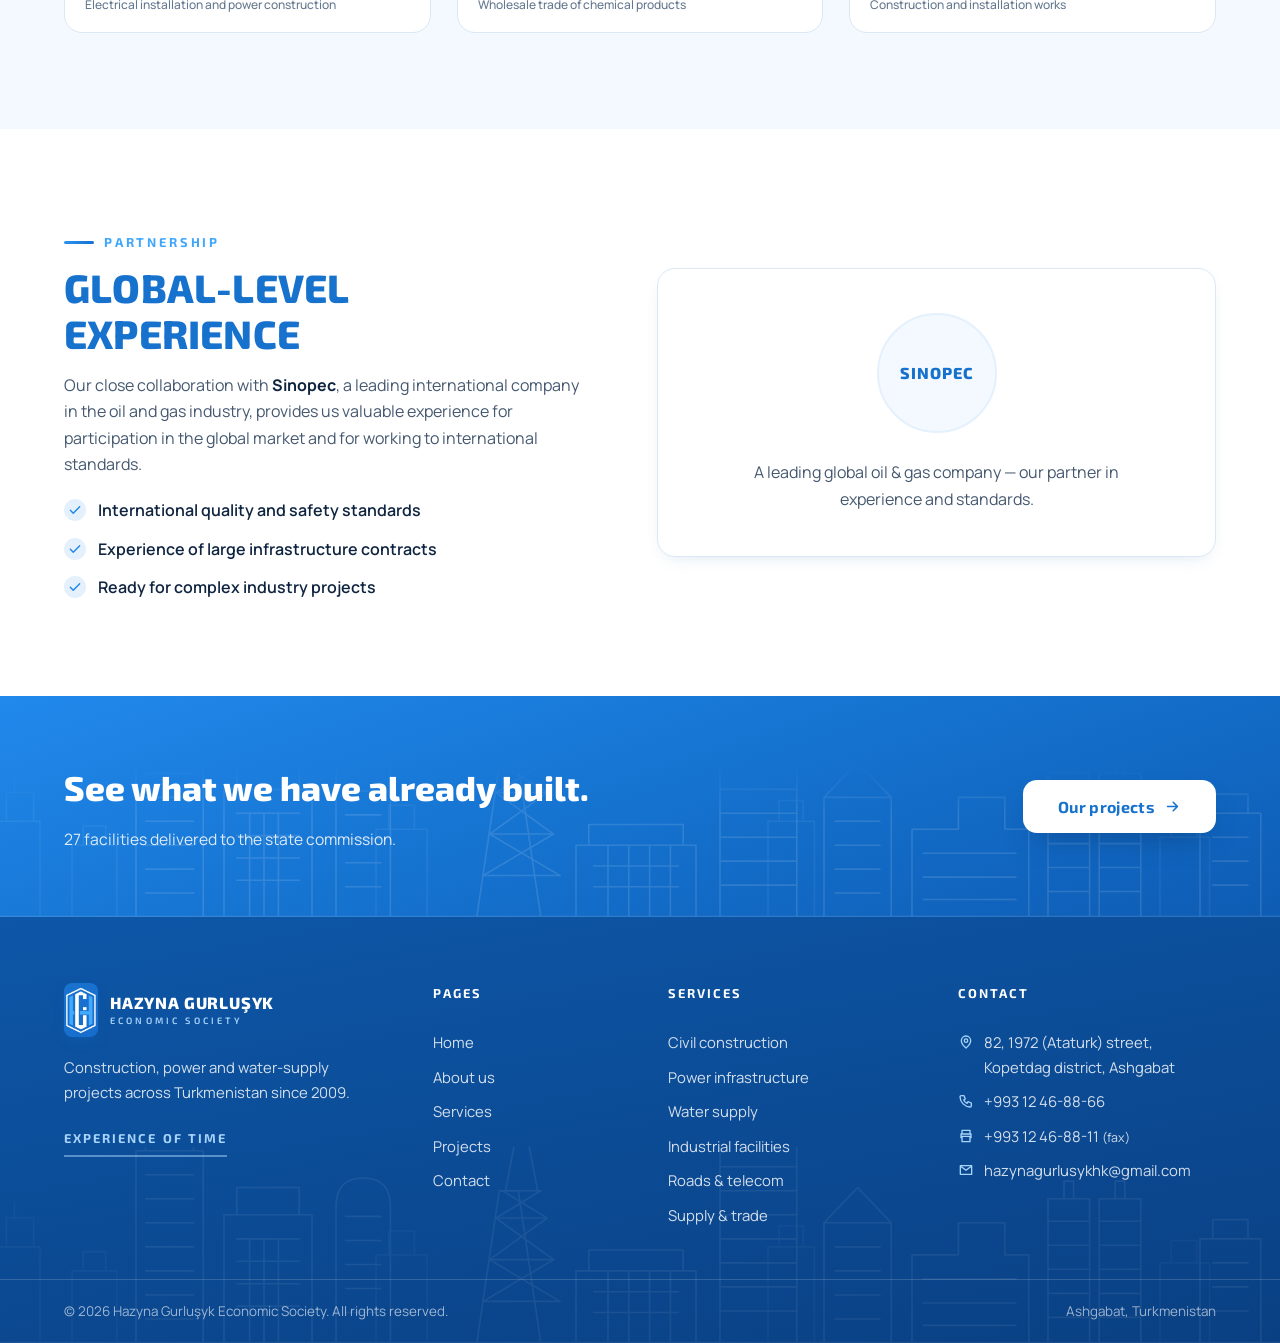
<file: about.html>
<!DOCTYPE html>
<html lang="en">
<head>
  <meta charset="UTF-8">
  <meta name="viewport" content="width=device-width, initial-scale=1.0">
  <title data-ru="О компании — «Хазына Гурлушык»" data-tm="Biz barada — «Hazyna Gurluşyk»">About us — Hazyna Gurluşyk</title>
  <meta name="description"
        content="Hazyna Gurluşyk Economic Society, founded 14 September 2009 in Ashgabat. State licenses, 115+ specialists, own machinery fleet and Sinopec collaboration."
        data-ru="ХО «Хазына Гурлушык» основано 14 сентября 2009 года в Ашхабаде. Государственные лицензии, 115+ специалистов, собственный парк техники и сотрудничество с Sinopec." data-tm="«Hazyna Gurluşyk» HJ 2009-njy ýylyň 14-nji sentýabrynda Aşgabatda esaslandyryldy. Döwlet ygtyýarnamalary, 115+ hünärmen, öz tehnika parky we «Sinopec» bilen hyzmatdaşlyk.">
  <meta name="theme-color" content="#1772CE">
  <link rel="icon" type="image/svg+xml" href="favicon.svg">
  <link rel="preconnect" href="https://fonts.googleapis.com">
  <link rel="preconnect" href="https://fonts.gstatic.com" crossorigin>
  <link href="https://fonts.googleapis.com/css2?family=Exo+2:wght@600;700;800&family=Manrope:wght@400;500;600;700;800&display=swap" rel="stylesheet">
  <link rel="stylesheet" href="css/styles.css">
</head>
<body>

  <header class="header" id="header">
    <div class="container header-in">
      <a class="brand" href="index.html" aria-label="Hazyna Gurluşyk — Home">
        <img class="brand-logo" src="assets/img/logo-tile.png" alt="Hazyna Gurluşyk logo">
        <span class="brand-text">
          <b>HAZYNA GURLUŞYK</b>
          <i data-ru="ХОЗЯЙСТВЕННОЕ ОБЩЕСТВО" data-tm="HOJALYK JEMGYÝETI">ECONOMIC SOCIETY</i>
        </span>
      </a>
      <nav class="nav" id="nav" aria-label="Main navigation">
        <a href="index.html" class="nav-link" data-ru="Главная" data-tm="Baş sahypa">Home</a>
        <a href="about.html" class="nav-link" aria-current="page" data-ru="О компании" data-tm="Biz barada">About us</a>
        <a href="services.html" class="nav-link" data-ru="Услуги" data-tm="Hyzmatlar">Services</a>
        <a href="projects.html" class="nav-link" data-ru="Проекты" data-tm="Taslamalar">Projects</a>
        <a href="contact.html" class="nav-link" data-ru="Контакты" data-tm="Habarlaşmak">Contact</a>
        <div class="nav-mobile-extra">
          <a href="contact.html" class="btn btn-blue" data-ru="Связаться с нами" data-tm="Biz bilen habarlaşyň">Get in touch</a>
        </div>
      </nav>
      <div class="header-actions">
        <div class="lang" role="group" aria-label="Language">
          <button class="lang-btn" data-lang="tm" type="button">TM</button>
          <button class="lang-btn" data-lang="ru" type="button">RU</button>
          <button class="lang-btn is-active" data-lang="en" type="button">EN</button>
        </div>
        <a href="contact.html" class="btn btn-blue btn-sm header-cta" data-ru="Связаться" data-tm="Habarlaşmak">Get in touch</a>
        <button class="burger" id="burger" type="button" aria-label="Menu" aria-expanded="false">
          <span></span><span></span><span></span>
        </button>
      </div>
    </div>
  </header>

  <main>
    <!-- page hero -->
    <section class="page-hero">
      <div class="hero-sky" aria-hidden="true"></div>
      <div class="container page-hero-in">
        <p class="breadcrumb"><a href="index.html" data-ru="Главная" data-tm="Baş sahypa">Home</a><span class="sep">/</span><span data-ru="О компании" data-tm="Biz barada">About us</span></p>
        <h1 class="page-title" data-ru="О компании" data-tm="Biz barada">About us</h1>
        <p class="page-sub" data-ru="Туркменская строительная компания с 2009 года: здания, энергетика, водоснабжение и поставки." data-tm="2009-njy ýyldan bäri türkmen gurluşyk kompaniýasy: binalar, energetika, suw üpjünçiligi we üpjünçilik hyzmatlary.">
          A Turkmen construction company since 2009: buildings, power, water supply and trade.
        </p>
      </div>
    </section>

    <!-- story -->
    <section class="section">
      <div class="container split">
        <div>
          <p class="kicker reveal" data-ru="Наша история" data-tm="Taryhymyz">Our story</p>
          <h2 class="h2 reveal" data-ru="С 2009 года — на совесть" data-tm="2009-njy ýyldan bäri — ynam bilen">Built on trust since 2009</h2>
          <p class="text reveal"
             data-ru="Хозяйственное общество «Хазына Гурлушык» открыто 14 сентября 2009 года в Ашхабаде. С момента создания компания работает в рамках Национальной программы по преобразованию социально-бытовых условий населения сёл, посёлков, городов, этрапов и этрапских центров." data-tm="«Hazyna Gurluşyk» hojalyk jemgyýeti 2009-njy ýylyň 14-nji sentýabrynda Aşgabatda açyldy. Döredilen gününden bäri kompaniýa obalaryň, şäherçeleriň, şäherleriň, etraplaryň we etrap merkezleriniň ilatynyň durmuş-ýaşaýyş şertlerini özgertmek boýunça Milli maksatnamanyň çäklerinde işleýär.">
            Hazyna Gurluşyk Economic Society was opened on 14 September 2009 in Ashgabat. From the moment of its
            establishment, the company has worked under the National Program to transform the social and living
            conditions of the population of villages, towns, cities, districts and district centers.
          </p>
          <p class="text reveal"
             data-ru="Основной профиль — строительство электрических подстанций 35/10 кВ, воздушных и кабельных линий электропередачи, прокладка внутренних и наружных водопроводов, строительство насосных станций, зданий и дорог. Работы сдаются государственной комиссии на высоком уровне качества." data-tm="Esasy ugrumyz — 35/10 kV elektrik podstansiýalaryny, howa we kabel elektrik geçiriji ulgamlaryny gurmak, içki we daşky suw geçirijileri çekmek, sorujy beketleri, binalary we ýollary gurmak. Ähli işler döwlet toparyna ýokary hil derejesinde tabşyrylýar.">
            The company’s core profile is the construction of 35/10 kV electrical substations, overhead and cable
            power lines, internal and external water pipelines, pumping stations, buildings and roads — all
            delivered to the state commission at a high standard of quality.
          </p>
          <p class="text reveal"
             data-ru="Предприятие работает на принципах хозяйственного расчёта, самоуправления и самофинансирования, имеет собственное имущество и финансовую отчётность. Руководит компанией директор Я. Шукуров." data-tm="Kärhana hojalyk hasaplaşygy, öz-özüni dolandyrmak we öz-özüni maliýeleşdirmek ýörelgeleri esasynda işleýär, öz emlägi we maliýe hasabaty bar. Kompaniýa direktor Ý. Şukurow ýolbaşçylyk edýär.">
            The enterprise operates on the principles of economic accounting, self-management and self-financing,
            with its own assets and financial reporting. The company is led by director Ya. Shukurov.
          </p>
        </div>
        <div class="frame reveal">
          <img src="assets/img/office-building.jpg" alt="Hazyna Gurluşyk administrative building" loading="lazy">
        </div>
      </div>
    </section>

    <!-- mission quote -->
    <section class="section section-soft">
      <div class="container" style="max-width: 900px;">
        <blockquote class="quote reveal" style="font-size: 1.15rem; text-align: center; padding: 36px 40px;"
            data-ru="Наша цель — достижение высоких результатов в хозяйственном производстве и создание новых рабочих мест для граждан Туркменистана." data-tm="Biziň maksadymyz — hojalyk önümçiliginde ýokary netijeleri gazanmak we Türkmenistanyň raýatlary üçin täze iş orunlaryny döretmek.">
          Our goal is to achieve economic excellence and create new employment opportunities
          for the citizens of Turkmenistan.
        </blockquote>
      </div>
    </section>

    <!-- advantages -->
    <section class="section">
      <div class="container">
        <div class="section-head center">
          <p class="kicker reveal" data-ru="Наши преимущества" data-tm="Artykmaçlyklarymyz">Our advantages</p>
          <h2 class="h2 reveal" data-ru="Почему нам доверяют" data-tm="Näme üçin bize ynanýarlar">Why we are trusted</h2>
        </div>
        <div class="stats reveal" style="margin-top: 0;">
          <div class="stat">
            <div class="stat-ico"><svg viewBox="0 0 24 24" aria-hidden="true"><path d="M3 21h18M6 21V8l7-4v17M13 9l5 2v10M8.5 9.5h2M8.5 13h2M8.5 16.5h2"/></svg></div>
            <div class="stat-num"><span class="num" data-count="15">0</span><span class="stat-plus">+</span></div>
            <div class="stat-label" data-ru="лет опыта в строительстве" data-tm="gurluşykda ýyl tejribe">years of experience in construction</div>
          </div>
          <div class="stat">
            <div class="stat-ico"><svg viewBox="0 0 24 24" aria-hidden="true"><circle cx="12" cy="12" r="9"/><path d="M7.5 12.5l3 3 6-6.5"/></svg></div>
            <div class="stat-num"><span class="num" data-count="27">0</span><span class="stat-plus">+</span></div>
            <div class="stat-label" data-ru="успешно завершённых проектов" data-tm="üstünlikli tamamlanan taslama">successfully completed projects</div>
          </div>
          <div class="stat">
            <div class="stat-ico"><svg viewBox="0 0 24 24" aria-hidden="true"><path d="M2.5 17h13M2.5 17V8h9l4 4v5M15.5 17h6v-3l-2.5-2h-3.5M5 20a1.8 1.8 0 1 0 0-3.6A1.8 1.8 0 0 0 5 20zM17.5 20a1.8 1.8 0 1 0 0-3.6 1.8 1.8 0 0 0 0 3.6z"/></svg></div>
            <div class="stat-num"><span class="num" data-count="100">0</span><span class="stat-plus">+</span></div>
            <div class="stat-label" data-ru="единиц техники и оборудования" data-tm="tehnika we enjam birligi">machinery &amp; equipment units</div>
          </div>
          <div class="stat">
            <div class="stat-ico"><svg viewBox="0 0 24 24" aria-hidden="true"><path d="M4.5 11a7.5 7.5 0 0 1 15 0M3 11h18M12 3.5V6M12 14.5a3 3 0 0 0-3 3V20h6v-2.5a3 3 0 0 0-3-3z"/></svg></div>
            <div class="stat-num"><span class="num" data-count="115">0</span><span class="stat-plus">+</span></div>
            <div class="stat-label" data-ru="специалистов в рабочей команде" data-tm="iş toparyndaky hünärmen">specialists in the work team</div>
          </div>
        </div>

        <div class="cards-grid stagger" style="margin-top: 26px;">
          <article class="s-card reveal">
            <div class="s-icon"><svg viewBox="0 0 24 24" aria-hidden="true"><circle cx="12" cy="12" r="8.5"/><path d="M12 7v5l3.2 2"/></svg></div>
            <h3 data-ru="Сдача в срок" data-tm="Öz wagtynda tabşyrmak">On-time delivery</h3>
            <p data-ru="Каждый объект сдаётся государственной комиссии в согласованные сроки." data-tm="Her desga döwlet toparyna ylalaşylan möhletde tabşyrylýar.">Every facility is handed over to the state commission on the agreed schedule.</p>
          </article>
          <article class="s-card reveal">
            <div class="s-icon"><svg viewBox="0 0 24 24" aria-hidden="true"><path d="M12 3l7.5 3v5.6c0 4.3-3.1 7-7.5 9.4-4.4-2.4-7.5-5.1-7.5-9.4V6z"/><path d="M8.8 12l2.2 2.2 4.2-4.4"/></svg></div>
            <h3 data-ru="Государственные лицензии" data-tm="Döwlet ygtyýarnamalary">State licenses</h3>
            <p data-ru="Действующие лицензии Министерства энергетики, Министерства строительства и ГК «Туркменхимия»." data-tm="Energetika ministrliginiň, Gurluşyk ministrliginiň we «Türkmenhimiýa» DK-nyň hereket edýän ygtyýarnamalary.">Valid licenses from the Ministry of Energy, the Ministry of Construction and the Türkmenhimiýa State Concern.</p>
          </article>
          <article class="s-card reveal">
            <div class="s-icon"><svg viewBox="0 0 24 24" aria-hidden="true"><path d="M8 21v-6.5a4 4 0 0 1 8 0V21M12 3.5a3.5 3.5 0 1 0 0 7 3.5 3.5 0 0 0 0-7zM3.5 21h17"/></svg></div>
            <h3 data-ru="Единая команда" data-tm="Bitewi topar">One seamless team</h3>
            <p data-ru="Архитекторы, инженеры, планировщики и техники работают над каждым проектом сообща." data-tm="Arhitektorlar, inženerler, meýilnamaçylar we tehnikler her taslamada bilelikde işleýärler.">Architects, engineers, planners and technicians collaborate seamlessly on every project.</p>
          </article>
        </div>
      </div>
    </section>

    <!-- licenses -->
    <section class="section section-soft" id="licenses">
      <div class="container">
        <div class="section-head center">
          <p class="kicker reveal" data-ru="Документы" data-tm="Resminamalar">Documents</p>
          <h2 class="h2 reveal" data-ru="Наши лицензии" data-tm="Ygtyýarnamalarymyz">Our licenses</h2>
          <p class="lead reveal" data-ru="Государственные разрешения (ygtyýarnama) на ключевые виды деятельности." data-tm="Esasy iş ugurlarymyz üçin döwlet ygtyýarnamalary.">
            State permits (ygtyýarnama) for our key fields of activity.
          </p>
        </div>
        <div class="licenses stagger">
          <figure class="license-card reveal">
            <img src="assets/img/license-1.jpg" alt="License of the Ministry of Energy of Turkmenistan" loading="lazy">
            <figcaption><span data-ru="Министерство энергетики Туркменистана" data-tm="Türkmenistanyň Energetika ministrligi">Ministry of Energy of Turkmenistan</span>
              <small data-ru="Электромонтажные работы и энергетическое строительство" data-tm="Elektrik gurnama işleri we energetika gurluşygy">Electrical installation and power construction</small>
            </figcaption>
          </figure>
          <figure class="license-card reveal">
            <img src="assets/img/license-2.jpg" alt="License of the Türkmenhimiýa State Concern" loading="lazy">
            <figcaption><span data-ru="Государственный концерн «Туркменхимия»" data-tm="«Türkmenhimiýa» döwlet konserni">Türkmenhimiýa State Concern</span>
              <small data-ru="Оптовая торговля химической продукцией" data-tm="Himiýa önümleriniň lomaý söwdasy">Wholesale trade of chemical products</small>
            </figcaption>
          </figure>
          <figure class="license-card reveal">
            <img src="assets/img/license-3.jpg" alt="License of the Ministry of Construction and Architecture" loading="lazy">
            <figcaption><span data-ru="Министерство строительства и архитектуры" data-tm="Gurluşyk we binagärlik ministrligi">Ministry of Construction and Architecture</span>
              <small data-ru="Строительно-монтажные работы" data-tm="Gurluşyk-gurnama işleri">Construction and installation works</small>
            </figcaption>
          </figure>
        </div>
      </div>
    </section>

    <!-- partnership -->
    <section class="section">
      <div class="container split">
        <div class="reveal">
          <p class="kicker" data-ru="Партнёрство" data-tm="Hyzmatdaşlyk">Partnership</p>
          <h2 class="h2" data-ru="Опыт мирового уровня" data-tm="Dünýä derejesindäki tejribe">Global-level experience</h2>
          <p class="text" style="margin-top: 14px;"
             data-ru="Тесное сотрудничество с «Sinopec» — ведущей международной компанией нефтегазовой отрасли — даёт нам ценный опыт для участия в глобальном рынке и работы по международным стандартам." data-tm="Nebitgaz pudagynyň öňdebaryjy halkara kompaniýasy «Sinopec» bilen ýakyn hyzmatdaşlyk bize dünýä bazaryna gatnaşmak we halkara standartlary boýunça işlemek üçin gymmatly tejribe berýär.">
            Our close collaboration with <strong>Sinopec</strong>, a leading international company in the oil and
            gas industry, provides us valuable experience for participation in the global market and for working
            to international standards.
          </p>
          <ul class="checks reveal" style="margin-top: 20px;">
            <li><svg viewBox="0 0 24 24" aria-hidden="true"><path d="M4 12.5l5 5L20 6.5"/></svg><span data-ru="Международные стандарты качества и безопасности" data-tm="Halkara hil we howpsuzlyk standartlary">International quality and safety standards</span></li>
            <li><svg viewBox="0 0 24 24" aria-hidden="true"><path d="M4 12.5l5 5L20 6.5"/></svg><span data-ru="Опыт крупных инфраструктурных подрядов" data-tm="Iri infrastruktura potratlarynyň tejribesi">Experience of large infrastructure contracts</span></li>
            <li><svg viewBox="0 0 24 24" aria-hidden="true"><path d="M4 12.5l5 5L20 6.5"/></svg><span data-ru="Готовность к сложным отраслевым проектам" data-tm="Çylşyrymly pudak taslamalaryna taýýarlyk">Ready for complex industry projects</span></li>
          </ul>
        </div>
        <div class="reveal">
          <div class="partner" style="flex-direction: column; text-align: center; padding: 44px 36px;">
            <div class="partner-badge" style="width: 120px; height: 120px; font-size: 1rem;">SINOPEC</div>
            <p style="max-width: 40ch;"
               data-ru="Ведущая мировая нефтегазовая компания — наш партнёр по опыту и стандартам." data-tm="Dünýäniň öňdebaryjy nebitgaz kompaniýasy — tejribe we standartlar boýunça hyzmatdaşymyz.">
              A leading global oil &amp; gas company — our partner in experience and standards.
            </p>
          </div>
        </div>
      </div>
    </section>

    <!-- CTA -->
    <section class="band">
      <div class="hero-sky" aria-hidden="true"></div>
      <div class="container cta-in">
        <div class="reveal">
          <h2 class="cta-title" data-ru="Посмотрите, что мы уже построили." data-tm="Eýýäm guranlarymyzy synlaň.">See what we have already built.</h2>
          <p class="cta-note" data-ru="27 объектов, сданных государственной комиссии." data-tm="Döwlet toparyna tabşyrylan 27 desga.">27 facilities delivered to the state commission.</p>
        </div>
        <a href="projects.html" class="btn btn-white btn-lg reveal" data-ru="Наши проекты" data-tm="Taslamalarymyz">Our projects
          <svg viewBox="0 0 24 24" aria-hidden="true"><path d="M5 12h14M13 6l6 6-6 6"/></svg></a>
      </div>
    </section>
  </main>

  <footer class="footer">
    <div class="container f-grid">
      <div class="f-brand">
        <a class="brand" href="index.html" aria-label="Hazyna Gurluşyk — Home">
          <img class="brand-logo" src="assets/img/logo-tile.png" alt="Hazyna Gurluşyk logo">
          <span class="brand-text"><b>HAZYNA GURLUŞYK</b><i data-ru="ХОЗЯЙСТВЕННОЕ ОБЩЕСТВО" data-tm="HOJALYK JEMGYÝETI">ECONOMIC SOCIETY</i></span>
        </a>
        <p class="f-blurb" data-ru="Строительство, энергетика и водоснабжение по всему Туркменистану с 2009 года." data-tm="2009-njy ýyldan bäri tutuş Türkmenistan boýunça gurluşyk, energetika we suw üpjünçiligi.">
          Construction, power and water-supply projects across Turkmenistan since 2009.
        </p>
        <span class="f-tagline" data-ru="Опыт времени" data-tm="Wagtyň tejribesi">Experience of time</span>
      </div>
      <div class="f-col">
        <p class="f-title" data-ru="Разделы" data-tm="Bölümler">Pages</p>
        <a href="index.html" data-ru="Главная" data-tm="Baş sahypa">Home</a>
        <a href="about.html" data-ru="О компании" data-tm="Biz barada">About us</a>
        <a href="services.html" data-ru="Услуги" data-tm="Hyzmatlar">Services</a>
        <a href="projects.html" data-ru="Проекты" data-tm="Taslamalar">Projects</a>
        <a href="contact.html" data-ru="Контакты" data-tm="Habarlaşmak">Contact</a>
      </div>
      <div class="f-col">
        <p class="f-title" data-ru="Направления" data-tm="Ugurlar">Services</p>
        <a href="services.html#construction" data-ru="Гражданское строительство" data-tm="Raýat gurluşygy">Civil construction</a>
        <a href="services.html#power" data-ru="Электроэнергетика" data-tm="Elektroenergetika">Power infrastructure</a>
        <a href="services.html#water" data-ru="Водоснабжение" data-tm="Suw üpjünçiligi">Water supply</a>
        <a href="services.html#industrial" data-ru="Промышленные объекты" data-tm="Senagat desgalary">Industrial facilities</a>
        <a href="services.html#roads" data-ru="Дороги и связь" data-tm="Ýollar we aragatnaşyk">Roads &amp; telecom</a>
        <a href="services.html#supply" data-ru="Поставки и торговля" data-tm="Üpjünçilik we söwda">Supply &amp; trade</a>
      </div>
      <div class="f-col">
        <p class="f-title" data-ru="Контакты" data-tm="Habarlaşmak">Contact</p>
        <p class="f-line"><svg viewBox="0 0 24 24" aria-hidden="true"><path d="M12 21s7-6.1 7-11a7 7 0 1 0-14 0c0 4.9 7 11 7 11z"/><circle cx="12" cy="10" r="2.6"/></svg>
          <span data-ru="ул. 1972 (Ататюрка), 82, Копетдагский этрап, г. Ашхабад" data-tm="Aşgabat ş., Köpetdag etraby, 1972-nji (Atatürk) köçesi, 82">82, 1972 (Ataturk) street, Kopetdag district, Ashgabat</span></p>
        <a class="f-line" href="tel:+99312468866"><svg viewBox="0 0 24 24" aria-hidden="true"><path d="M5 4h4l2 5-2.5 1.5a12 12 0 0 0 5 5L15 13l5 2v4a2 2 0 0 1-2 2A16 16 0 0 1 3 6a2 2 0 0 1 2-2z"/></svg>
          <span>+993 12 46-88-66</span></a>
        <p class="f-line"><svg viewBox="0 0 24 24" aria-hidden="true"><path d="M6 9V3.5h12V9M6 14.5H4.5V9h15v5.5H18M6 12.5h12V20.5H6z"/></svg>
          <span>+993 12 46-88-11 <small data-ru="(факс)" data-tm="(faks)">(fax)</small></span></p>
        <a class="f-line" href="mailto:hazynagurlusykhk@gmail.com"><svg viewBox="0 0 24 24" aria-hidden="true"><path d="M3.5 5.5h17v13h-17z"/><path d="M4 6.5l8 6 8-6"/></svg>
          <span>hazynagurlusykhk@gmail.com</span></a>
      </div>
    </div>
    <div class="f-bottom">
      <div class="container f-bottom-in">
        <p data-ru="© 2026 ХО «Хазына Гурлушык». Все права защищены." data-tm="© 2026 «Hazyna Gurluşyk» HJ. Ähli hukuklar goralandyr.">© 2026 Hazyna Gurluşyk Economic Society. All rights reserved.</p>
        <p data-ru="Ашхабад, Туркменистан" data-tm="Aşgabat, Türkmenistan">Ashgabat, Turkmenistan</p>
      </div>
    </div>
  </footer>

  <script src="js/main.js"></script>
</body>
</html>
</file>
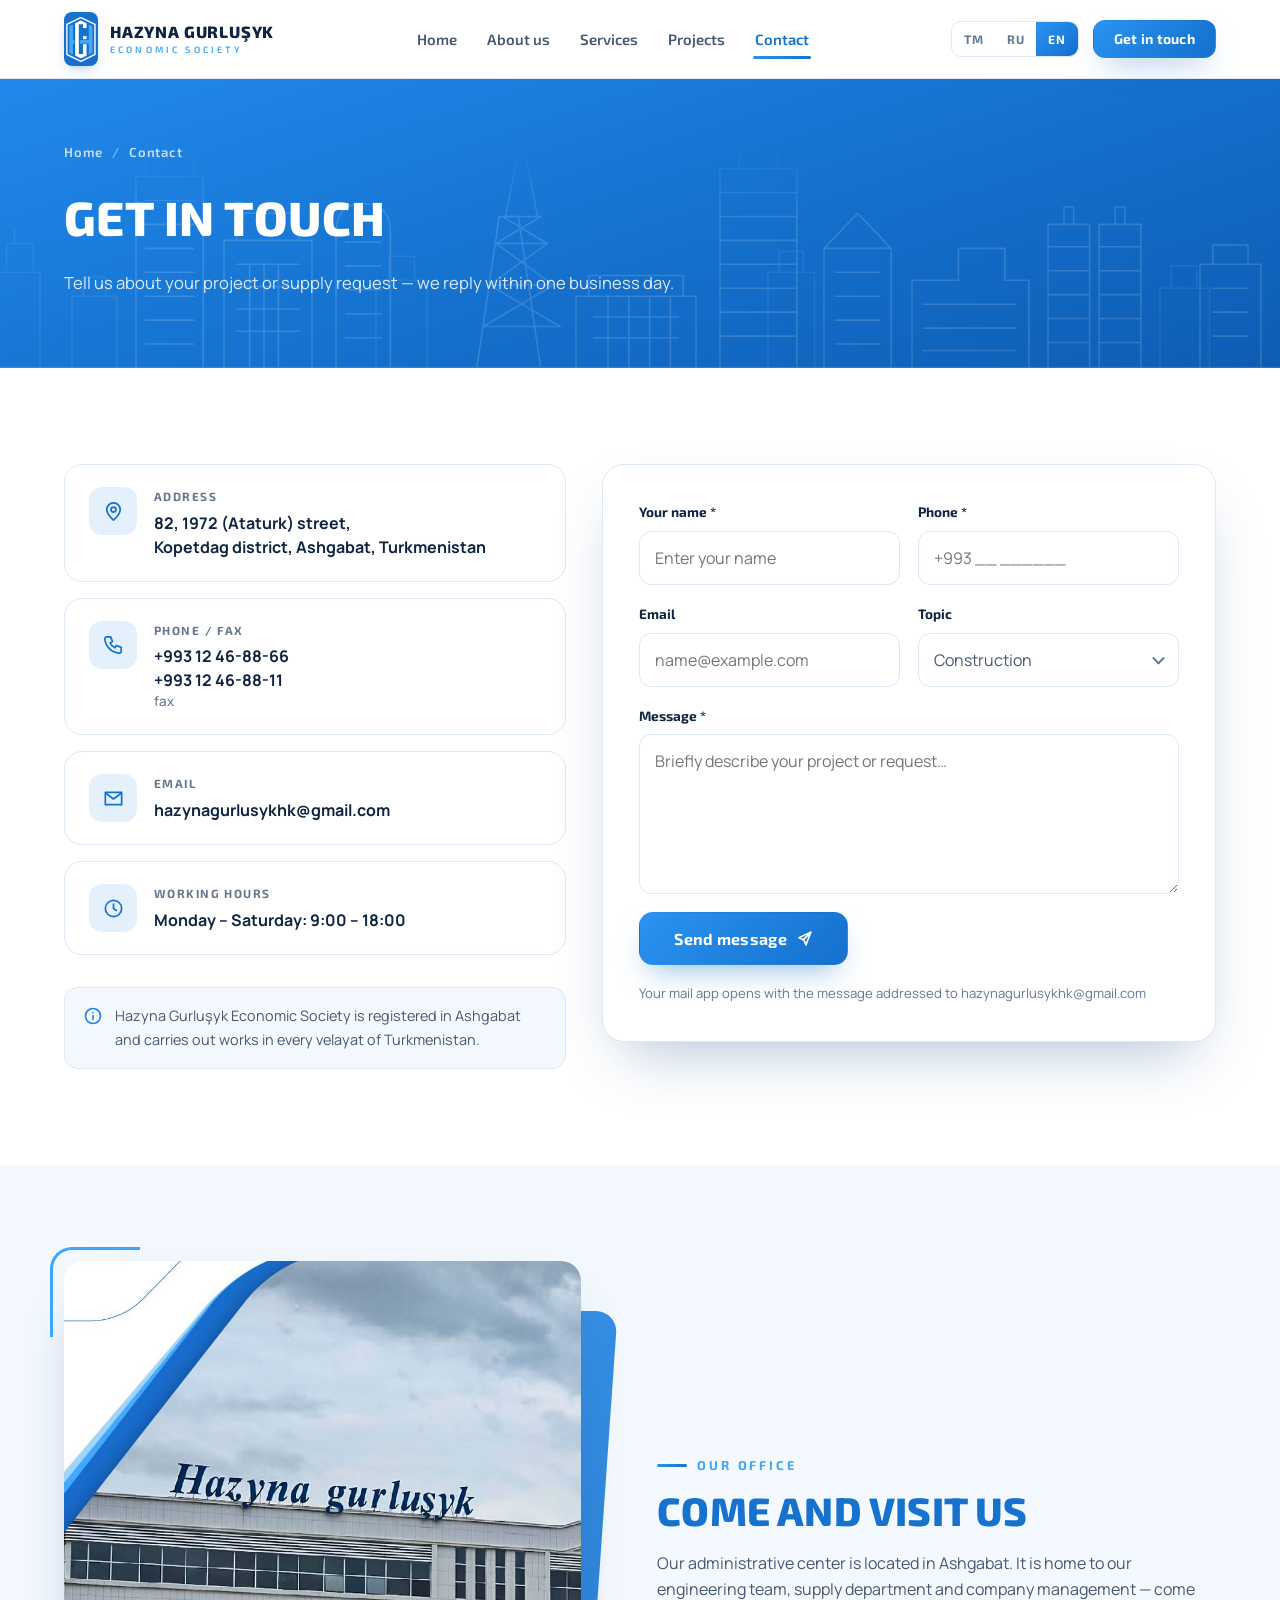
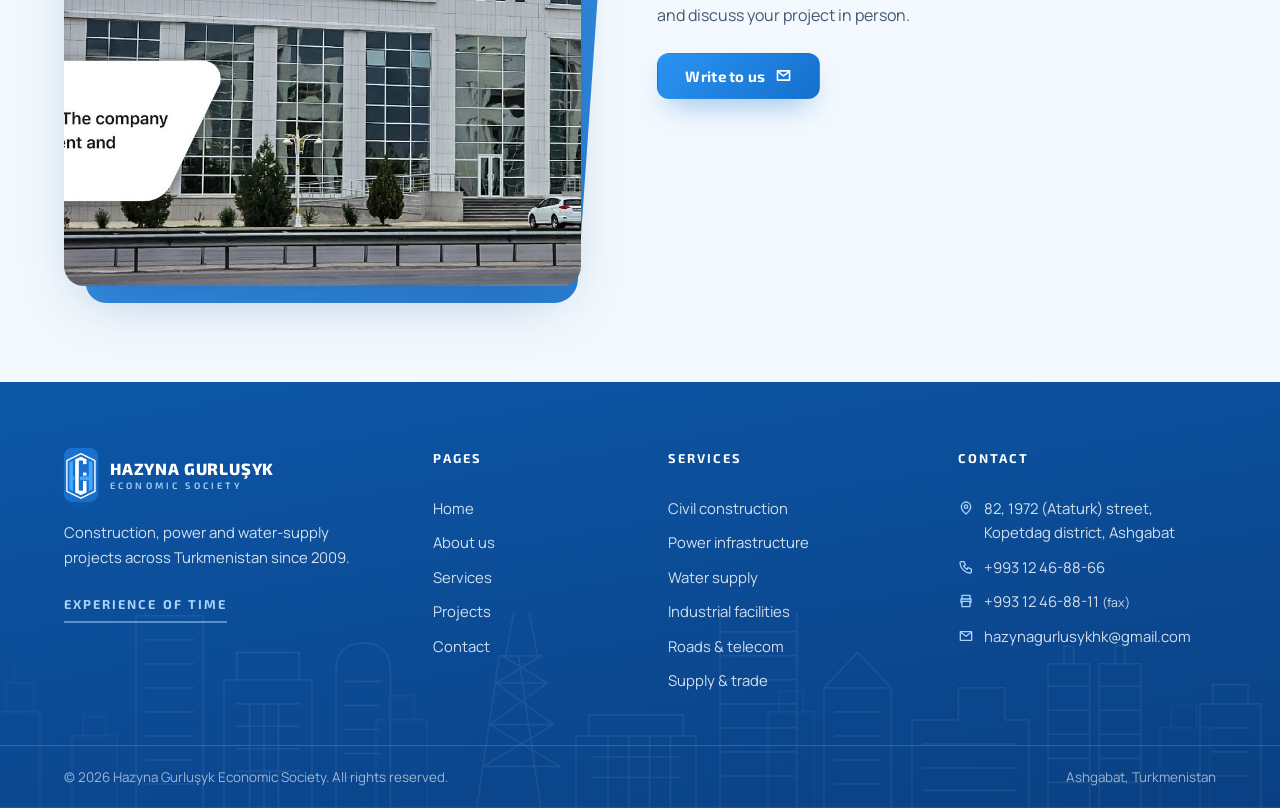
<file: contact.html>
<!DOCTYPE html>
<html lang="en">
<head>
  <meta charset="UTF-8">
  <meta name="viewport" content="width=device-width, initial-scale=1.0">
  <title data-ru="Контакты — «Хазына Гурлушык»" data-tm="Habarlaşmak — «Hazyna Gurluşyk»">Contact — Hazyna Gurluşyk</title>
  <meta name="description"
        content="Contact Hazyna Gurluşyk: 82, 1972 (Ataturk) street, Kopetdag district, Ashgabat. Phone +993 12 46-88-66, email hazynagurlusykhk@gmail.com."
        data-ru="Контакты «Хазына Гурлушык»: ул. 1972 (Ататюрка), 82, Копетдагский этрап, Ашхабад. Тел. +993 12 46-88-66, e-mail hazynagurlusykhk@gmail.com." data-tm="«Hazyna Gurluşyk» bilen habarlaşyň: Aşgabat ş., Köpetdag etraby, 1972-nji (Atatürk) köçesi, 82. Tel. +993 12 46-88-66, e-poçta hazynagurlusykhk@gmail.com.">
  <meta name="theme-color" content="#1772CE">
  <link rel="icon" type="image/svg+xml" href="favicon.svg">
  <link rel="preconnect" href="https://fonts.googleapis.com">
  <link rel="preconnect" href="https://fonts.gstatic.com" crossorigin>
  <link href="https://fonts.googleapis.com/css2?family=Exo+2:wght@600;700;800&family=Manrope:wght@400;500;600;700;800&display=swap" rel="stylesheet">
  <link rel="stylesheet" href="css/styles.css">
</head>
<body>

  <header class="header" id="header">
    <div class="container header-in">
      <a class="brand" href="index.html" aria-label="Hazyna Gurluşyk — Home">
        <img class="brand-logo" src="assets/img/logo-tile.png" alt="Hazyna Gurluşyk logo">
        <span class="brand-text">
          <b>HAZYNA GURLUŞYK</b>
          <i data-ru="ХОЗЯЙСТВЕННОЕ ОБЩЕСТВО" data-tm="HOJALYK JEMGYÝETI">ECONOMIC SOCIETY</i>
        </span>
      </a>
      <nav class="nav" id="nav" aria-label="Main navigation">
        <a href="index.html" class="nav-link" data-ru="Главная" data-tm="Baş sahypa">Home</a>
        <a href="about.html" class="nav-link" data-ru="О компании" data-tm="Biz barada">About us</a>
        <a href="services.html" class="nav-link" data-ru="Услуги" data-tm="Hyzmatlar">Services</a>
        <a href="projects.html" class="nav-link" data-ru="Проекты" data-tm="Taslamalar">Projects</a>
        <a href="contact.html" class="nav-link" aria-current="page" data-ru="Контакты" data-tm="Habarlaşmak">Contact</a>
        <div class="nav-mobile-extra">
          <a href="contact.html" class="btn btn-blue" data-ru="Связаться с нами" data-tm="Biz bilen habarlaşyň">Get in touch</a>
        </div>
      </nav>
      <div class="header-actions">
        <div class="lang" role="group" aria-label="Language">
          <button class="lang-btn" data-lang="tm" type="button">TM</button>
          <button class="lang-btn" data-lang="ru" type="button">RU</button>
          <button class="lang-btn is-active" data-lang="en" type="button">EN</button>
        </div>
        <a href="contact.html" class="btn btn-blue btn-sm header-cta" data-ru="Связаться" data-tm="Habarlaşmak">Get in touch</a>
        <button class="burger" id="burger" type="button" aria-label="Menu" aria-expanded="false">
          <span></span><span></span><span></span>
        </button>
      </div>
    </div>
  </header>

  <main>
    <section class="page-hero">
      <div class="hero-sky" aria-hidden="true"></div>
      <div class="container page-hero-in">
        <p class="breadcrumb"><a href="index.html" data-ru="Главная" data-tm="Baş sahypa">Home</a><span class="sep">/</span><span data-ru="Контакты" data-tm="Habarlaşmak">Contact</span></p>
        <h1 class="page-title" data-ru="Свяжитесь с нами" data-tm="Biz bilen habarlaşyň">Get in touch</h1>
        <p class="page-sub" data-ru="Расскажите о вашем проекте или запросе на поставку — ответим в течение одного рабочего дня." data-tm="Taslamaňyz ýa-da üpjünçilik islegiňiz barada aýdyň — bir iş gününiň dowamynda jogap bereris.">
          Tell us about your project or supply request — we reply within one business day.
        </p>
      </div>
    </section>

    <section class="section">
      <div class="container contact-grid">

        <div class="c-info stagger">
          <div class="c-item reveal">
            <div class="c-icon"><svg viewBox="0 0 24 24" aria-hidden="true"><path d="M12 21s7-6.1 7-11a7 7 0 1 0-14 0c0 4.9 7 11 7 11z"/><circle cx="12" cy="10" r="2.6"/></svg></div>
            <div>
              <p class="c-label" data-ru="Адрес" data-tm="Salgy">Address</p>
              <p class="c-value" data-ru="ул. 1972 (Ататюрка), 82,<br>Копетдагский этрап, г. Ашхабад, Туркменистан" data-tm="Köpetdag etraby, 1972-nji (Atatürk) köçesi, 82,<br>Aşgabat ş., Türkmenistan">82, 1972 (Ataturk) street,<br>Kopetdag district, Ashgabat, Turkmenistan</p>
            </div>
          </div>
          <div class="c-item reveal">
            <div class="c-icon"><svg viewBox="0 0 24 24" aria-hidden="true"><path d="M5 4h4l2 5-2.5 1.5a12 12 0 0 0 5 5L15 13l5 2v4a2 2 0 0 1-2 2A16 16 0 0 1 3 6a2 2 0 0 1 2-2z"/></svg></div>
            <div>
              <p class="c-label" data-ru="Телефон / факс" data-tm="Telefon / faks">Phone / fax</p>
              <p class="c-value">
                <a href="tel:+99312468866">+993 12 46-88-66</a><br>
                <a href="tel:+99312468811">+993 12 46-88-11</a> <small data-ru="факс" data-tm="faks">fax</small>
              </p>
            </div>
          </div>
          <div class="c-item reveal">
            <div class="c-icon"><svg viewBox="0 0 24 24" aria-hidden="true"><path d="M3.5 5.5h17v13h-17z"/><path d="M4 6.5l8 6 8-6"/></svg></div>
            <div>
              <p class="c-label" data-ru="Эл. почта" data-tm="E-poçta">Email</p>
              <p class="c-value"><a href="mailto:hazynagurlusykhk@gmail.com">hazynagurlusykhk@gmail.com</a></p>
            </div>
          </div>
          <div class="c-item reveal">
            <div class="c-icon"><svg viewBox="0 0 24 24" aria-hidden="true"><circle cx="12" cy="12" r="8.5"/><path d="M12 7.5V12l3 2"/></svg></div>
            <div>
              <p class="c-label" data-ru="Режим работы" data-tm="Iş wagty">Working hours</p>
              <p class="c-value" data-ru="Понедельник – суббота: 09:00 – 18:00" data-tm="Duşenbe – şenbe: 09:00 – 18:00">Monday – Saturday: 9:00 – 18:00</p>
            </div>
          </div>
          <div class="map-note reveal">
            <svg viewBox="0 0 24 24" aria-hidden="true"><circle cx="12" cy="12" r="9"/><path d="M12 8h.01M12 11.5V16"/></svg>
            <span data-ru="Хозяйственное общество «Хазына Гурлушык» зарегистрировано в Ашхабаде и выполняет работы во всех велаятах Туркменистана." data-tm="«Hazyna Gurluşyk» hojalyk jemgyýeti Aşgabatda hasaba alnan we Türkmenistanyň ähli welaýatlarynda iş alyp barýar.">
              Hazyna Gurluşyk Economic Society is registered in Ashgabat and carries out works in every velayat of Turkmenistan.
            </span>
          </div>
        </div>

        <div class="c-form-wrap reveal">
          <form class="c-form" id="quoteForm" novalidate>
            <div class="form-row">
              <div class="field">
                <label for="cf-name" data-ru="Ваше имя *" data-tm="Adyňyz *">Your name *</label>
                <input id="cf-name" name="name" type="text" autocomplete="name" placeholder="Enter your name" data-ru-ph="Введите имя" data-tm-ph="Adyňyzy ýazyň">
                <small class="field-err" data-ru="Заполните это поле" data-tm="Bu meýdany dolduryň">This field is required</small>
              </div>
              <div class="field">
                <label for="cf-phone" data-ru="Телефон *" data-tm="Telefon *">Phone *</label>
                <input id="cf-phone" name="phone" type="tel" autocomplete="tel" placeholder="+993 __ ______">
                <small class="field-err" data-ru="Заполните это поле" data-tm="Bu meýdany dolduryň">This field is required</small>
              </div>
            </div>
            <div class="form-row">
              <div class="field">
                <label for="cf-email" data-ru="Эл. почта" data-tm="E-poçta">Email</label>
                <input id="cf-email" name="email" type="email" autocomplete="email" placeholder="name@example.com">
              </div>
              <div class="field">
                <label for="cf-topic" data-ru="Тема обращения" data-tm="Ýüz tutmanyň temasy">Topic</label>
                <div class="select-wrap">
                  <select id="cf-topic" name="topic">
                    <option value="construction" data-ru="Строительство" data-tm="Gurluşyk">Construction</option>
                    <option value="power" data-ru="Электроэнергетика" data-tm="Elektroenergetika">Power infrastructure</option>
                    <option value="water" data-ru="Водоснабжение" data-tm="Suw üpjünçiligi">Water supply</option>
                    <option value="industrial" data-ru="Промышленный объект" data-tm="Senagat desgasy">Industrial facility</option>
                    <option value="roads" data-ru="Дороги и связь" data-tm="Ýollar we aragatnaşyk">Roads &amp; telecom</option>
                    <option value="supply" data-ru="Поставки и торговля" data-tm="Üpjünçilik we söwda">Supply &amp; trade</option>
                    <option value="other" data-ru="Другое" data-tm="Başga">Other</option>
                  </select>
                </div>
              </div>
            </div>
            <div class="field">
              <label for="cf-msg" data-ru="Сообщение *" data-tm="Habaryňyz *">Message *</label>
              <textarea id="cf-msg" name="message" rows="5" placeholder="Briefly describe your project or request…" data-ru-ph="Кратко опишите ваш проект или запрос…" data-tm-ph="Taslamaňyzy ýa-da islegiňizi gysgaça beýan ediň…"></textarea>
              <small class="field-err" data-ru="Заполните это поле" data-tm="Bu meýdany dolduryň">This field is required</small>
            </div>
            <div class="form-foot">
              <button class="btn btn-blue btn-lg" type="submit" data-ru="Отправить сообщение" data-tm="Habar ugratmak">Send message
                <svg viewBox="0 0 24 24" aria-hidden="true"><path d="M21 3L10 14M21 3l-7 18-3-7-7-3z"/></svg></button>
              <p class="form-note" data-ru="Откроется ваш почтовый клиент с готовым письмом на hazynagurlusykhk@gmail.com" data-tm="Poçta programmaňyz hazynagurlusykhk@gmail.com salgysyna taýýar hat bilen açylar">Your mail app opens with the message addressed to hazynagurlusykhk@gmail.com</p>
            </div>
          </form>

          <div class="form-success" id="formSuccess" hidden>
            <svg viewBox="0 0 24 24" aria-hidden="true"><circle cx="12" cy="12" r="10"/><path d="M7.5 12.5l3 3 6-6.5"/></svg>
            <h3 data-ru="Спасибо!" data-tm="Sag boluň!">Thank you!</h3>
            <p data-ru="Письмо сформировано в вашем почтовом клиенте — нажмите «Отправить». Мы ответим в течение одного рабочего дня." data-tm="Hat poçta programmaňyzda taýýarlandy — «Ugratmak» düwmesine basyň. Bir iş gününiň dowamynda jogap bereris.">
              The email has been prepared in your mail app — just press “Send”. We reply within one business day.
            </p>
          </div>
        </div>
      </div>
    </section>

    <!-- office photo band -->
    <section class="section section-soft">
      <div class="container split">
        <div class="frame reveal">
          <img src="assets/img/office-building.jpg" alt="Hazyna Gurluşyk administrative building" loading="lazy">
        </div>
        <div class="reveal">
          <p class="kicker" data-ru="Наш офис" data-tm="Ofisimiz">Our office</p>
          <h2 class="h2" data-ru="Приезжайте в гости" data-tm="Myhman boluň">Come and visit us</h2>
          <p class="text" style="margin-top: 14px;"
             data-ru="Наш административный центр находится в Ашхабаде. Здесь работает инженерная команда, отдел снабжения и руководство компании — приезжайте обсудить проект лично." data-tm="Dolandyryş merkezimiz Aşgabatda ýerleşýär. Bu ýerde inžener toparymyz, üpjünçilik bölümimiz we kompaniýanyň ýolbaşçylygy işleýär — taslamaňyzy ýüzbe-ýüz maslahatlaşmaga geliň.">
            Our administrative center is located in Ashgabat. It is home to our engineering team, supply
            department and company management — come and discuss your project in person.
          </p>
          <div style="margin-top: 24px;">
            <a class="btn btn-blue" href="mailto:hazynagurlusykhk@gmail.com" data-ru="Написать нам" data-tm="Bize ýazyň">Write to us
              <svg viewBox="0 0 24 24" aria-hidden="true"><path d="M3.5 5.5h17v13h-17z"/><path d="M4 6.5l8 6 8-6"/></svg></a>
          </div>
        </div>
      </div>
    </section>
  </main>

  <footer class="footer">
    <div class="container f-grid">
      <div class="f-brand">
        <a class="brand" href="index.html" aria-label="Hazyna Gurluşyk — Home">
          <img class="brand-logo" src="assets/img/logo-tile.png" alt="Hazyna Gurluşyk logo">
          <span class="brand-text"><b>HAZYNA GURLUŞYK</b><i data-ru="ХОЗЯЙСТВЕННОЕ ОБЩЕСТВО" data-tm="HOJALYK JEMGYÝETI">ECONOMIC SOCIETY</i></span>
        </a>
        <p class="f-blurb" data-ru="Строительство, энергетика и водоснабжение по всему Туркменистану с 2009 года." data-tm="2009-njy ýyldan bäri tutuş Türkmenistan boýunça gurluşyk, energetika we suw üpjünçiligi.">
          Construction, power and water-supply projects across Turkmenistan since 2009.
        </p>
        <span class="f-tagline" data-ru="Опыт времени" data-tm="Wagtyň tejribesi">Experience of time</span>
      </div>
      <div class="f-col">
        <p class="f-title" data-ru="Разделы" data-tm="Bölümler">Pages</p>
        <a href="index.html" data-ru="Главная" data-tm="Baş sahypa">Home</a>
        <a href="about.html" data-ru="О компании" data-tm="Biz barada">About us</a>
        <a href="services.html" data-ru="Услуги" data-tm="Hyzmatlar">Services</a>
        <a href="projects.html" data-ru="Проекты" data-tm="Taslamalar">Projects</a>
        <a href="contact.html" data-ru="Контакты" data-tm="Habarlaşmak">Contact</a>
      </div>
      <div class="f-col">
        <p class="f-title" data-ru="Направления" data-tm="Ugurlar">Services</p>
        <a href="services.html#construction" data-ru="Гражданское строительство" data-tm="Raýat gurluşygy">Civil construction</a>
        <a href="services.html#power" data-ru="Электроэнергетика" data-tm="Elektroenergetika">Power infrastructure</a>
        <a href="services.html#water" data-ru="Водоснабжение" data-tm="Suw üpjünçiligi">Water supply</a>
        <a href="services.html#industrial" data-ru="Промышленные объекты" data-tm="Senagat desgalary">Industrial facilities</a>
        <a href="services.html#roads" data-ru="Дороги и связь" data-tm="Ýollar we aragatnaşyk">Roads &amp; telecom</a>
        <a href="services.html#supply" data-ru="Поставки и торговля" data-tm="Üpjünçilik we söwda">Supply &amp; trade</a>
      </div>
      <div class="f-col">
        <p class="f-title" data-ru="Контакты" data-tm="Habarlaşmak">Contact</p>
        <p class="f-line"><svg viewBox="0 0 24 24" aria-hidden="true"><path d="M12 21s7-6.1 7-11a7 7 0 1 0-14 0c0 4.9 7 11 7 11z"/><circle cx="12" cy="10" r="2.6"/></svg>
          <span data-ru="ул. 1972 (Ататюрка), 82, Копетдагский этрап, г. Ашхабад" data-tm="Aşgabat ş., Köpetdag etraby, 1972-nji (Atatürk) köçesi, 82">82, 1972 (Ataturk) street, Kopetdag district, Ashgabat</span></p>
        <a class="f-line" href="tel:+99312468866"><svg viewBox="0 0 24 24" aria-hidden="true"><path d="M5 4h4l2 5-2.5 1.5a12 12 0 0 0 5 5L15 13l5 2v4a2 2 0 0 1-2 2A16 16 0 0 1 3 6a2 2 0 0 1 2-2z"/></svg>
          <span>+993 12 46-88-66</span></a>
        <p class="f-line"><svg viewBox="0 0 24 24" aria-hidden="true"><path d="M6 9V3.5h12V9M6 14.5H4.5V9h15v5.5H18M6 12.5h12V20.5H6z"/></svg>
          <span>+993 12 46-88-11 <small data-ru="(факс)" data-tm="(faks)">(fax)</small></span></p>
        <a class="f-line" href="mailto:hazynagurlusykhk@gmail.com"><svg viewBox="0 0 24 24" aria-hidden="true"><path d="M3.5 5.5h17v13h-17z"/><path d="M4 6.5l8 6 8-6"/></svg>
          <span>hazynagurlusykhk@gmail.com</span></a>
      </div>
    </div>
    <div class="f-bottom">
      <div class="container f-bottom-in">
        <p data-ru="© 2026 ХО «Хазына Гурлушык». Все права защищены." data-tm="© 2026 «Hazyna Gurluşyk» HJ. Ähli hukuklar goralandyr.">© 2026 Hazyna Gurluşyk Economic Society. All rights reserved.</p>
        <p data-ru="Ашхабад, Туркменистан" data-tm="Aşgabat, Türkmenistan">Ashgabat, Turkmenistan</p>
      </div>
    </div>
  </footer>

  <script src="js/main.js"></script>
</body>
</html>
</file>
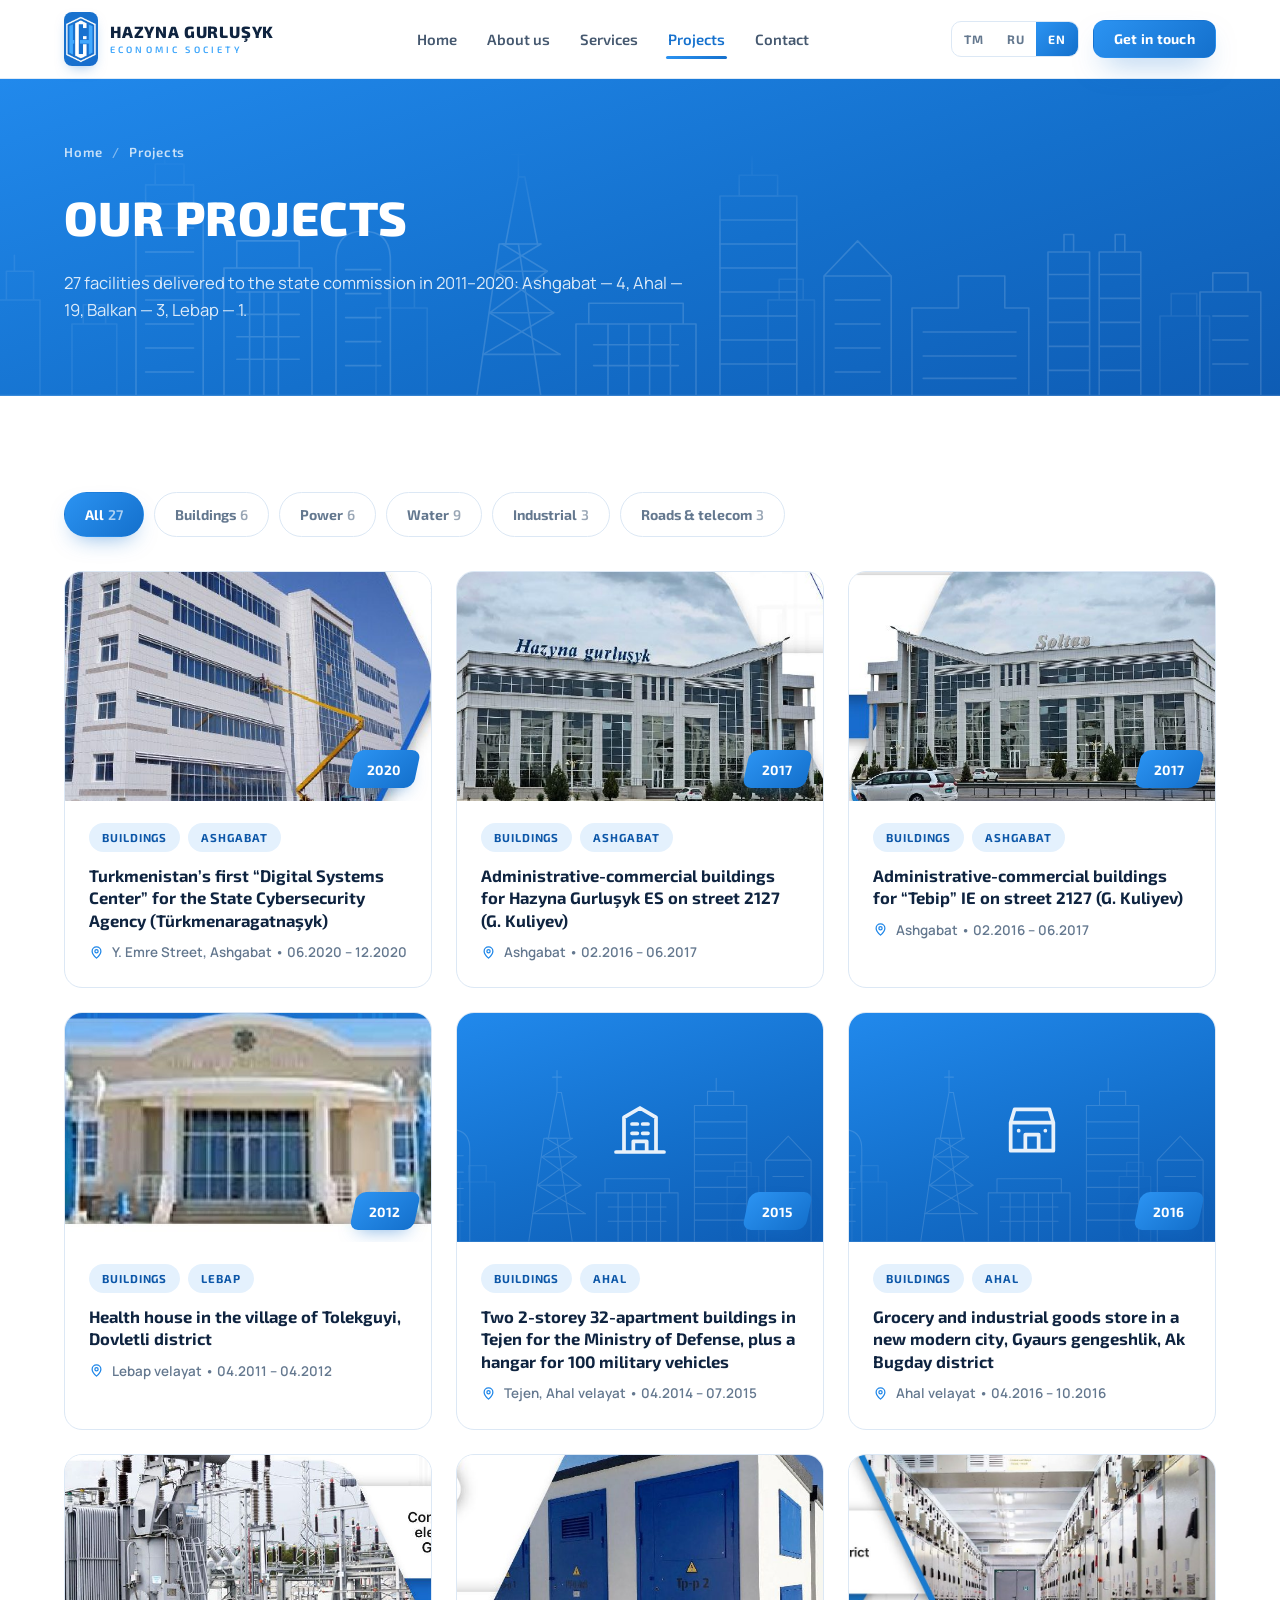
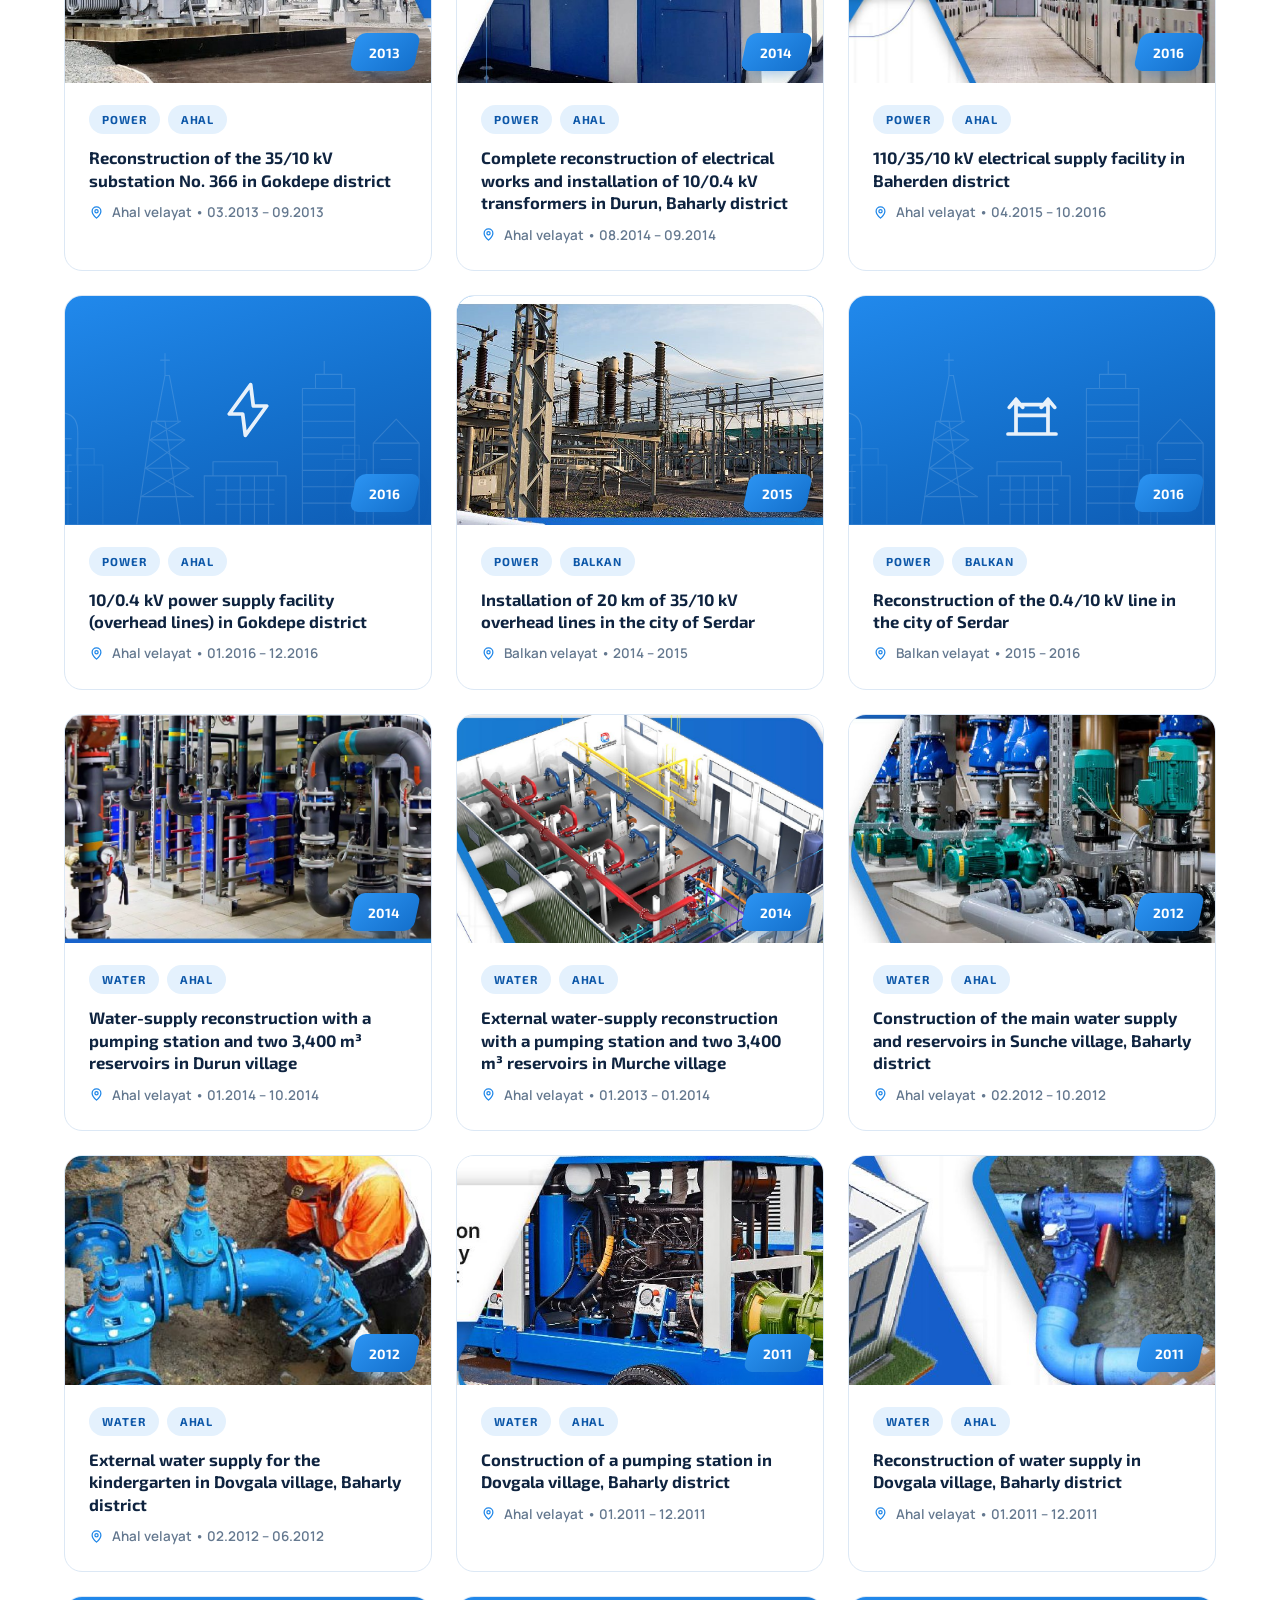
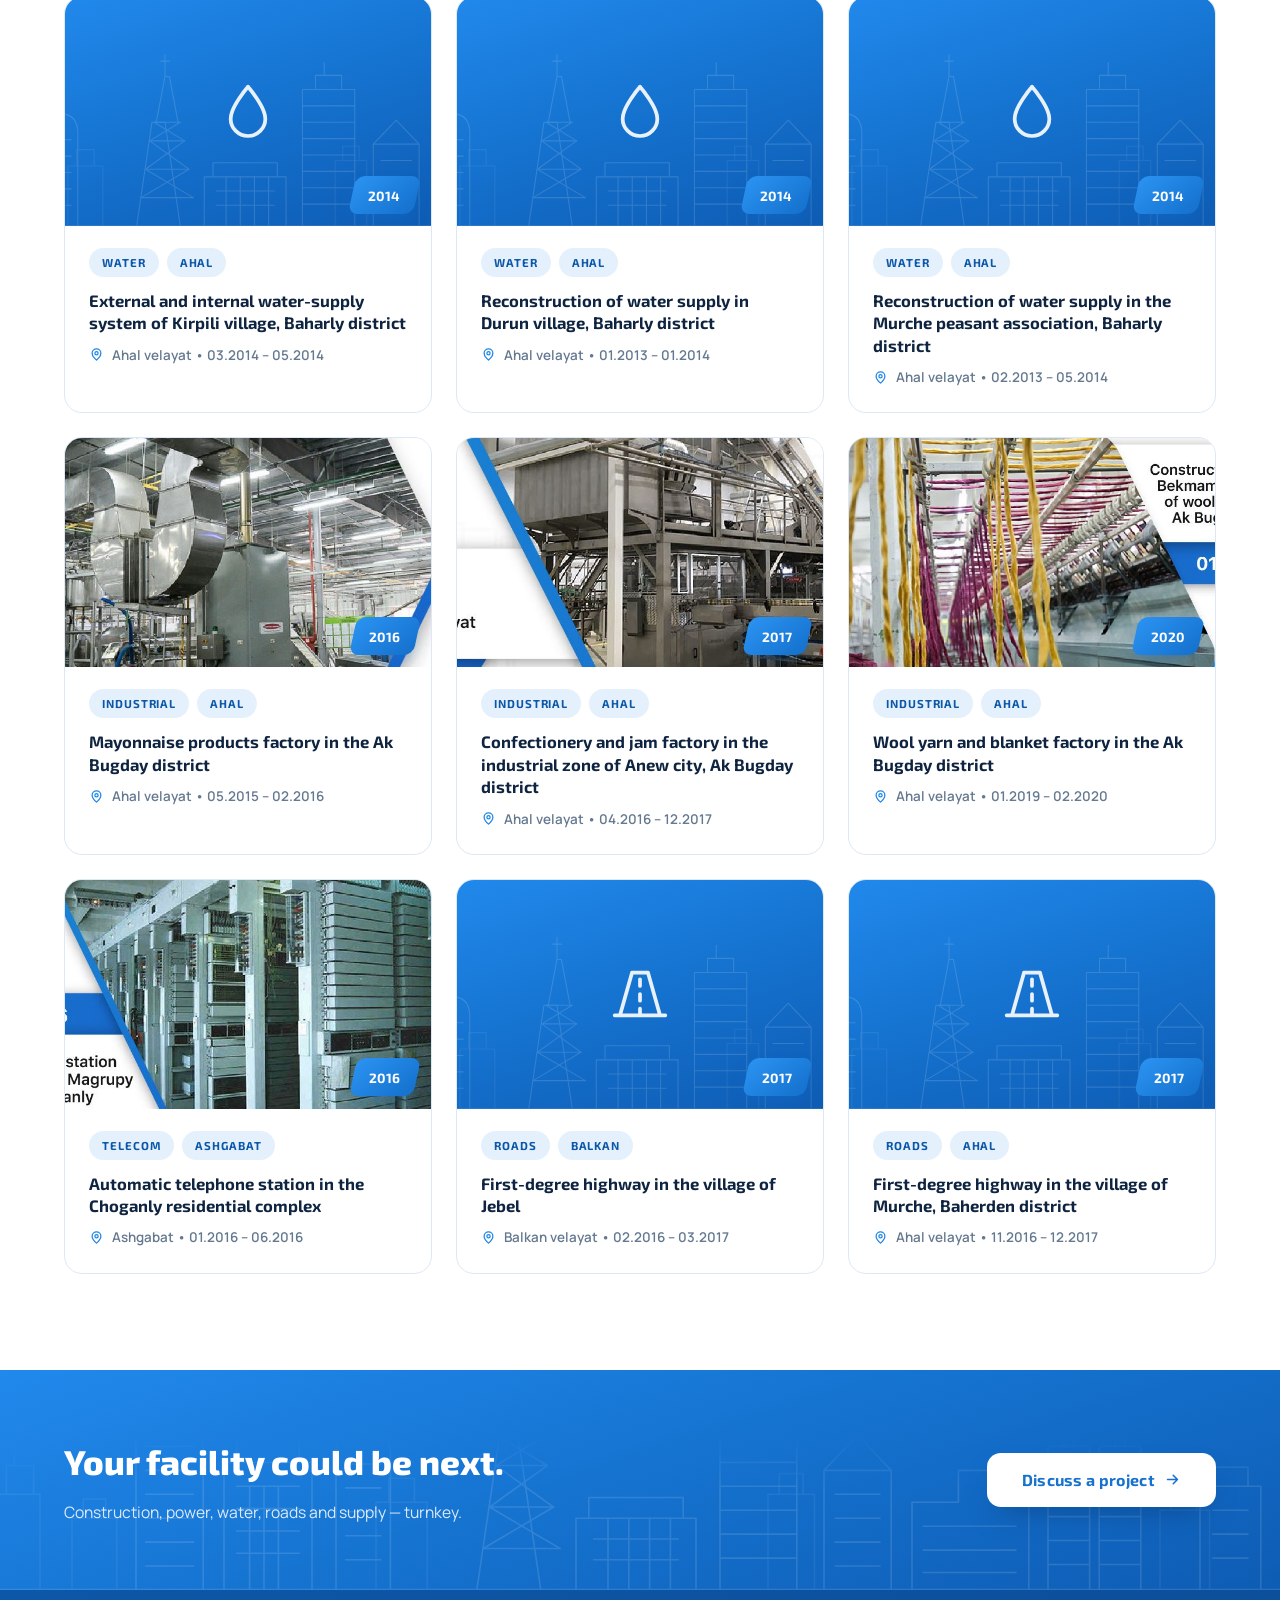
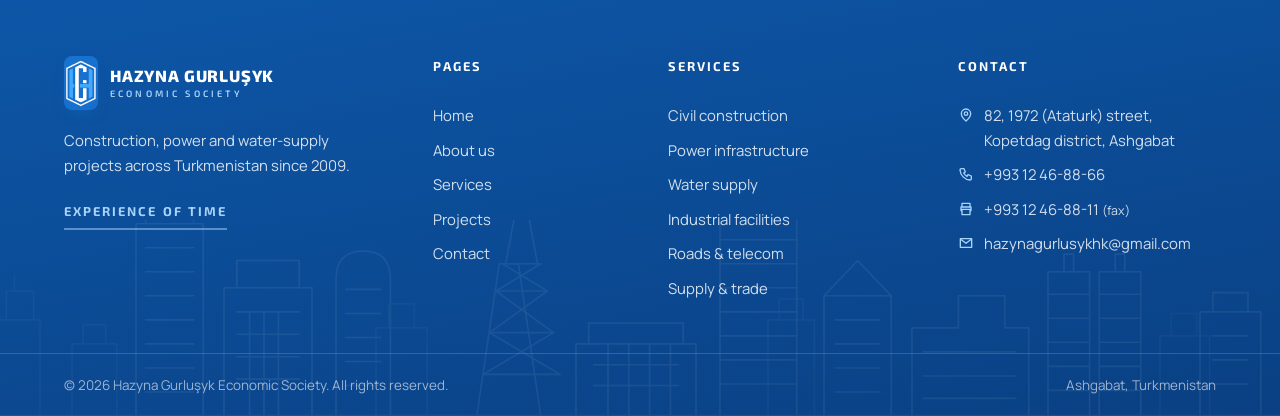
<file: projects.html>
<!DOCTYPE html>
<html lang="en">
<head>
  <meta charset="UTF-8">
  <meta name="viewport" content="width=device-width, initial-scale=1.0">
  <title data-ru="Проекты — «Хазына Гурлушык»" data-tm="Taslamalar — «Hazyna Gurluşyk»">Projects — Hazyna Gurluşyk</title>
  <meta name="description"
        content="27 completed projects of Hazyna Gurluşyk: buildings, 35/10 kV substations, water mains, factories and highways across Turkmenistan, 2011–2020."
        data-ru="27 завершённых проектов «Хазына Гурлушык»: здания, подстанции 35/10 кВ, водоводы, заводы и автодороги по всему Туркменистану, 2011–2020." data-tm="«Hazyna Gurluşyk» kompaniýasynyň 27 tamamlanan taslamasy: binalar, 35/10 kV podstansiýalar, suw geçirijiler, zawodlar we awtoýollar, 2011–2020.">
  <meta name="theme-color" content="#1772CE">
  <link rel="icon" type="image/svg+xml" href="favicon.svg">
  <link rel="preconnect" href="https://fonts.googleapis.com">
  <link rel="preconnect" href="https://fonts.gstatic.com" crossorigin>
  <link href="https://fonts.googleapis.com/css2?family=Exo+2:wght@600;700;800&family=Manrope:wght@400;500;600;700;800&display=swap" rel="stylesheet">
  <link rel="stylesheet" href="css/styles.css">
</head>
<body>

  <header class="header" id="header">
    <div class="container header-in">
      <a class="brand" href="index.html" aria-label="Hazyna Gurluşyk — Home">
        <img class="brand-logo" src="assets/img/logo-tile.png" alt="Hazyna Gurluşyk logo">
        <span class="brand-text">
          <b>HAZYNA GURLUŞYK</b>
          <i data-ru="ХОЗЯЙСТВЕННОЕ ОБЩЕСТВО" data-tm="HOJALYK JEMGYÝETI">ECONOMIC SOCIETY</i>
        </span>
      </a>
      <nav class="nav" id="nav" aria-label="Main navigation">
        <a href="index.html" class="nav-link" data-ru="Главная" data-tm="Baş sahypa">Home</a>
        <a href="about.html" class="nav-link" data-ru="О компании" data-tm="Biz barada">About us</a>
        <a href="services.html" class="nav-link" data-ru="Услуги" data-tm="Hyzmatlar">Services</a>
        <a href="projects.html" class="nav-link" aria-current="page" data-ru="Проекты" data-tm="Taslamalar">Projects</a>
        <a href="contact.html" class="nav-link" data-ru="Контакты" data-tm="Habarlaşmak">Contact</a>
        <div class="nav-mobile-extra">
          <a href="contact.html" class="btn btn-blue" data-ru="Связаться с нами" data-tm="Biz bilen habarlaşyň">Get in touch</a>
        </div>
      </nav>
      <div class="header-actions">
        <div class="lang" role="group" aria-label="Language">
          <button class="lang-btn" data-lang="tm" type="button">TM</button>
          <button class="lang-btn" data-lang="ru" type="button">RU</button>
          <button class="lang-btn is-active" data-lang="en" type="button">EN</button>
        </div>
        <a href="contact.html" class="btn btn-blue btn-sm header-cta" data-ru="Связаться" data-tm="Habarlaşmak">Get in touch</a>
        <button class="burger" id="burger" type="button" aria-label="Menu" aria-expanded="false">
          <span></span><span></span><span></span>
        </button>
      </div>
    </div>
  </header>

  <main>
    <section class="page-hero">
      <div class="hero-sky" aria-hidden="true"></div>
      <div class="container page-hero-in">
        <p class="breadcrumb"><a href="index.html" data-ru="Главная" data-tm="Baş sahypa">Home</a><span class="sep">/</span><span data-ru="Проекты" data-tm="Taslamalar">Projects</span></p>
        <h1 class="page-title" data-ru="Наши проекты" data-tm="Taslamalarymyz">Our projects</h1>
        <p class="page-sub" data-ru="27 объектов, сданных государственной комиссии в 2011–2020 годах: Ашхабад — 4, Ахал — 19, Балкан — 3, Лебап — 1." data-tm="2011–2020-nji ýyllarda döwlet toparyna tabşyrylan 27 desga: Aşgabat — 4, Ahal — 19, Balkan — 3, Lebap — 1.">
          27 facilities delivered to the state commission in 2011–2020: Ashgabat — 4, Ahal — 19, Balkan — 3, Lebap — 1.
        </p>
      </div>
    </section>

    <section class="section">
      <div class="container">
        <div class="filters reveal" role="group" aria-label="Filter projects">
          <button class="filter-btn is-active" data-filter="all" type="button"><span data-ru="Все" data-tm="Hemmesi">All</span><span class="cnt">27</span></button>
          <button class="filter-btn" data-filter="bld" type="button"><span data-ru="Здания" data-tm="Binalar">Buildings</span><span class="cnt">6</span></button>
          <button class="filter-btn" data-filter="pow" type="button"><span data-ru="Энергетика" data-tm="Energetika">Power</span><span class="cnt">6</span></button>
          <button class="filter-btn" data-filter="wat" type="button"><span data-ru="Вода" data-tm="Suw">Water</span><span class="cnt">9</span></button>
          <button class="filter-btn" data-filter="ind" type="button"><span data-ru="Производство" data-tm="Önümçilik">Industrial</span><span class="cnt">3</span></button>
          <button class="filter-btn" data-filter="inf" type="button"><span data-ru="Дороги и связь" data-tm="Ýollar we aragatnaşyk">Roads &amp; telecom</span><span class="cnt">3</span></button>
        </div>

        <div class="projects-grid stagger" id="projectsGrid">

          <!-- 1 -->
          <article class="p-card reveal" data-cat="bld">
            <div class="p-media"><img src="assets/img/digital-center.jpg" alt="Digital Systems Center, Ashgabat" loading="lazy"><span class="pill"><span>2020</span></span></div>
            <div class="p-body">
              <div class="chips"><span class="chip" data-ru="Здания" data-tm="Binalar">Buildings</span><span class="chip" data-ru="Ашхабад" data-tm="Aşgabat">Ashgabat</span></div>
              <h3 data-ru="«Центр цифровых систем» для Государственного агентства кибербезопасности при агентстве «Туркменарагатнашык»" data-tm="«Türkmenaragatnaşyk» agentliginiň ýanyndaky Döwlet kiberhowpsuzlyk agentligi üçin «Sanly ulgamlar merkezi»">Turkmenistan’s first “Digital Systems Center” for the State Cybersecurity Agency (Türkmenaragatnaşyk)</h3>
              <p class="p-meta"><svg viewBox="0 0 24 24"><path d="M12 21s7-6.1 7-11a7 7 0 1 0-14 0c0 4.9 7 11 7 11z"/><circle cx="12" cy="10" r="2.6"/></svg><span data-ru="ул. Ю. Эмре, Ашхабад • 06.2020 – 12.2020" data-tm="Ý. Emre köçesi, Aşgabat • 06.2020 – 12.2020">Y. Emre Street, Ashgabat • 06.2020 – 12.2020</span></p>
            </div>
          </article>

          <!-- 3 -->
          <article class="p-card reveal" data-cat="bld">
            <div class="p-media"><img src="assets/img/hazyna-building.jpg" alt="Administrative-commercial building of Hazyna Gurluşyk" loading="lazy"><span class="pill"><span>2017</span></span></div>
            <div class="p-body">
              <div class="chips"><span class="chip" data-ru="Здания" data-tm="Binalar">Buildings</span><span class="chip" data-ru="Ашхабад" data-tm="Aşgabat">Ashgabat</span></div>
              <h3 data-ru="Административно-торговые здания ХО «Хазына Гурлушык» на ул. 2127 (Г. Кулиева)" data-tm="2127-nji (G. Kulyýew) köçede «Hazyna Gurluşyk» HJ üçin edara-söwda binalary">Administrative-commercial buildings for Hazyna Gurluşyk ES on street 2127 (G. Kuliyev)</h3>
              <p class="p-meta"><svg viewBox="0 0 24 24"><path d="M12 21s7-6.1 7-11a7 7 0 1 0-14 0c0 4.9 7 11 7 11z"/><circle cx="12" cy="10" r="2.6"/></svg><span data-ru="Ашхабад • 02.2016 – 06.2017" data-tm="Aşgabat • 02.2016 – 06.2017">Ashgabat • 02.2016 – 06.2017</span></p>
            </div>
          </article>

          <!-- 4 -->
          <article class="p-card reveal" data-cat="bld">
            <div class="p-media"><img src="assets/img/soltan-building.jpg" alt="Administrative-commercial building for Tebip IE" loading="lazy"><span class="pill"><span>2017</span></span></div>
            <div class="p-body">
              <div class="chips"><span class="chip" data-ru="Здания" data-tm="Binalar">Buildings</span><span class="chip" data-ru="Ашхабад" data-tm="Aşgabat">Ashgabat</span></div>
              <h3 data-ru="Административно-торговые здания для ИП «Тебип» на ул. 2127 (Г. Кулиева)" data-tm="2127-nji (G. Kulyýew) köçede «Tebip» HK üçin edara-söwda binalary">Administrative-commercial buildings for “Tebip” IE on street 2127 (G. Kuliyev)</h3>
              <p class="p-meta"><svg viewBox="0 0 24 24"><path d="M12 21s7-6.1 7-11a7 7 0 1 0-14 0c0 4.9 7 11 7 11z"/><circle cx="12" cy="10" r="2.6"/></svg><span data-ru="Ашхабад • 02.2016 – 06.2017" data-tm="Aşgabat • 02.2016 – 06.2017">Ashgabat • 02.2016 – 06.2017</span></p>
            </div>
          </article>

          <!-- 2 -->
          <article class="p-card reveal" data-cat="bld">
            <div class="p-media"><img src="assets/img/health-house.jpg" alt="Health house in Tolekguyi village" loading="lazy"><span class="pill"><span>2012</span></span></div>
            <div class="p-body">
              <div class="chips"><span class="chip" data-ru="Здания" data-tm="Binalar">Buildings</span><span class="chip" data-ru="Лебап" data-tm="Lebap">Lebap</span></div>
              <h3 data-ru="Дом здоровья в селе Толекгуйы этрапа Довлетли" data-tm="Döwletli etrabynyň Tölekguýy obasynda saglyk öýi">Health house in the village of Tolekguyi, Dovletli district</h3>
              <p class="p-meta"><svg viewBox="0 0 24 24"><path d="M12 21s7-6.1 7-11a7 7 0 1 0-14 0c0 4.9 7 11 7 11z"/><circle cx="12" cy="10" r="2.6"/></svg><span data-ru="Лебапский велаят • 04.2011 – 04.2012" data-tm="Lebap welaýaty • 04.2011 – 04.2012">Lebap velayat • 04.2011 – 04.2012</span></p>
            </div>
          </article>

          <!-- 10 -->
          <article class="p-card reveal" data-cat="bld">
            <div class="p-media iconic"><svg viewBox="0 0 24 24" aria-hidden="true"><path d="M3 21h18M6 21V8l6-3.5L18 8v13M9.5 21v-4h5v4M9 10.5h2M13 10.5h2M9 14h2M13 14h2"/></svg><span class="pill"><span>2015</span></span></div>
            <div class="p-body">
              <div class="chips"><span class="chip" data-ru="Здания" data-tm="Binalar">Buildings</span><span class="chip" data-ru="Ахал" data-tm="Ahal">Ahal</span></div>
              <h3 data-ru="Два 2-этажных 32-квартирных дома в Теджене для Министерства обороны и ангар на 100 единиц военного транспорта" data-tm="Tejende Goranmak ministrligi üçin iki sany 2 gatly, 32 öýli ýaşaýyş jaýy we 100 harby ulag üçin bassyrma">Two 2-storey 32-apartment buildings in Tejen for the Ministry of Defense, plus a hangar for 100 military vehicles</h3>
              <p class="p-meta"><svg viewBox="0 0 24 24"><path d="M12 21s7-6.1 7-11a7 7 0 1 0-14 0c0 4.9 7 11 7 11z"/><circle cx="12" cy="10" r="2.6"/></svg><span data-ru="Теджен, Ахалский велаят • 04.2014 – 07.2015" data-tm="Tejen, Ahal welaýaty • 04.2014 – 07.2015">Tejen, Ahal velayat • 04.2014 – 07.2015</span></p>
            </div>
          </article>

          <!-- 8 -->
          <article class="p-card reveal" data-cat="bld">
            <div class="p-media iconic"><svg viewBox="0 0 24 24" aria-hidden="true"><path d="M4 10l1.5-5h13L20 10M4 10v10.5h16V10M4 10h16M9.5 20.5v-6h5v6M7 13h.01M17 13h.01"/></svg><span class="pill"><span>2016</span></span></div>
            <div class="p-body">
              <div class="chips"><span class="chip" data-ru="Здания" data-tm="Binalar">Buildings</span><span class="chip" data-ru="Ахал" data-tm="Ahal">Ahal</span></div>
              <h3 data-ru="Магазин продовольственных и промышленных товаров в новом современном городе, генгешлик Гяурс, этрап Ак бугдай" data-tm="Ak bugdaý etrabynyň Gäwers geňeşligindäki täze döwrebap şäherçede azyk we senagat harytlary dükany">Grocery and industrial goods store in a new modern city, Gyaurs gengeshlik, Ak Bugday district</h3>
              <p class="p-meta"><svg viewBox="0 0 24 24"><path d="M12 21s7-6.1 7-11a7 7 0 1 0-14 0c0 4.9 7 11 7 11z"/><circle cx="12" cy="10" r="2.6"/></svg><span data-ru="Ахалский велаят • 04.2016 – 10.2016" data-tm="Ahal welaýaty • 04.2016 – 10.2016">Ahal velayat • 04.2016 – 10.2016</span></p>
            </div>
          </article>

          <!-- 11 -->
          <article class="p-card reveal" data-cat="pow">
            <div class="p-media"><img src="assets/img/substation-transformer.jpg" alt="35/10 kV substation transformer" loading="lazy"><span class="pill"><span>2013</span></span></div>
            <div class="p-body">
              <div class="chips"><span class="chip" data-ru="Энергетика" data-tm="Energetika">Power</span><span class="chip" data-ru="Ахал" data-tm="Ahal">Ahal</span></div>
              <h3 data-ru="Реконструкция электростанции ПС 35/10 кВ №366 в Гёкдепинском этрапе" data-tm="Gökdepe etrabynda 35/10 kV №366 podstansiýanyň durkuny täzelemek">Reconstruction of the 35/10 kV substation No. 366 in Gokdepe district</h3>
              <p class="p-meta"><svg viewBox="0 0 24 24"><path d="M12 21s7-6.1 7-11a7 7 0 1 0-14 0c0 4.9 7 11 7 11z"/><circle cx="12" cy="10" r="2.6"/></svg><span data-ru="Ахалский велаят • 03.2013 – 09.2013" data-tm="Ahal welaýaty • 03.2013 – 09.2013">Ahal velayat • 03.2013 – 09.2013</span></p>
            </div>
          </article>

          <!-- 12 -->
          <article class="p-card reveal" data-cat="pow">
            <div class="p-media"><img src="assets/img/transformer-kiosk2.jpg" alt="10/0.4 kV transformer point" loading="lazy"><span class="pill"><span>2014</span></span></div>
            <div class="p-body">
              <div class="chips"><span class="chip" data-ru="Энергетика" data-tm="Energetika">Power</span><span class="chip" data-ru="Ахал" data-tm="Ahal">Ahal</span></div>
              <h3 data-ru="Полная реконструкция электросетей и монтаж трансформаторов 10/0,4 кВ в селе Дурун Бахарлыйского этрапа" data-tm="Baharly etrabynyň Durun obasynda elektrik ulgamlarynyň doly durkuny täzelemek we 10/0,4 kV transformatorlary gurnamak">Complete reconstruction of electrical works and installation of 10/0.4 kV transformers in Durun, Baharly district</h3>
              <p class="p-meta"><svg viewBox="0 0 24 24"><path d="M12 21s7-6.1 7-11a7 7 0 1 0-14 0c0 4.9 7 11 7 11z"/><circle cx="12" cy="10" r="2.6"/></svg><span data-ru="Ахалский велаят • 08.2014 – 09.2014" data-tm="Ahal welaýaty • 08.2014 – 09.2014">Ahal velayat • 08.2014 – 09.2014</span></p>
            </div>
          </article>

          <!-- 13 -->
          <article class="p-card reveal" data-cat="pow">
            <div class="p-media"><img src="assets/img/switchgear.jpg" alt="Indoor switchgear rows" loading="lazy"><span class="pill"><span>2016</span></span></div>
            <div class="p-body">
              <div class="chips"><span class="chip" data-ru="Энергетика" data-tm="Energetika">Power</span><span class="chip" data-ru="Ахал" data-tm="Ahal">Ahal</span></div>
              <h3 data-ru="Объект электроснабжения 110/35/10 кВ в Бахерденском этрапе" data-tm="Bäherden etrabynda 110/35/10 kV elektrik üpjünçilik desgasy">110/35/10 kV electrical supply facility in Baherden district</h3>
              <p class="p-meta"><svg viewBox="0 0 24 24"><path d="M12 21s7-6.1 7-11a7 7 0 1 0-14 0c0 4.9 7 11 7 11z"/><circle cx="12" cy="10" r="2.6"/></svg><span data-ru="Ахалский велаят • 04.2015 – 10.2016" data-tm="Ahal welaýaty • 04.2015 – 10.2016">Ahal velayat • 04.2015 – 10.2016</span></p>
            </div>
          </article>

          <!-- 14 -->
          <article class="p-card reveal" data-cat="pow">
            <div class="p-media iconic"><svg viewBox="0 0 24 24" aria-hidden="true"><path d="M13 2.5L5 13.5h5L11 21.5l8-11h-5z"/></svg><span class="pill"><span>2016</span></span></div>
            <div class="p-body">
              <div class="chips"><span class="chip" data-ru="Энергетика" data-tm="Energetika">Power</span><span class="chip" data-ru="Ахал" data-tm="Ahal">Ahal</span></div>
              <h3 data-ru="Объект электроснабжения ХЛ-10/0,4 кВ в Гёкдепинском этрапе" data-tm="Gökdepe etrabynda 10/0,4 kV howa ulgamly elektrik üpjünçilik desgasy">10/0.4 kV power supply facility (overhead lines) in Gokdepe district</h3>
              <p class="p-meta"><svg viewBox="0 0 24 24"><path d="M12 21s7-6.1 7-11a7 7 0 1 0-14 0c0 4.9 7 11 7 11z"/><circle cx="12" cy="10" r="2.6"/></svg><span data-ru="Ахалский велаят • 01.2016 – 12.2016" data-tm="Ahal welaýaty • 01.2016 – 12.2016">Ahal velayat • 01.2016 – 12.2016</span></p>
            </div>
          </article>

          <!-- 16 -->
          <article class="p-card reveal" data-cat="pow">
            <div class="p-media"><img src="assets/img/substation-switchyard.jpg" alt="High-voltage switchyard" loading="lazy"><span class="pill"><span>2015</span></span></div>
            <div class="p-body">
              <div class="chips"><span class="chip" data-ru="Энергетика" data-tm="Energetika">Power</span><span class="chip" data-ru="Балкан" data-tm="Balkan">Balkan</span></div>
              <h3 data-ru="Монтаж 20 км воздушных линий 35/10 кВ в городе Сердар" data-tm="Serdar şäherinde 20 km 35/10 kV howa ulgamyny gurnamak">Installation of 20 km of 35/10 kV overhead lines in the city of Serdar</h3>
              <p class="p-meta"><svg viewBox="0 0 24 24"><path d="M12 21s7-6.1 7-11a7 7 0 1 0-14 0c0 4.9 7 11 7 11z"/><circle cx="12" cy="10" r="2.6"/></svg><span data-ru="Балканский велаят • 2014 – 2015" data-tm="Balkan welaýaty • 2014 – 2015">Balkan velayat • 2014 – 2015</span></p>
            </div>
          </article>

          <!-- 17 -->
          <article class="p-card reveal" data-cat="pow">
            <div class="p-media iconic"><svg viewBox="0 0 24 24" aria-hidden="true"><path d="M6 21V8M6 8l-2.5 3M6 8l2.5 3M18 21V8M18 8l-2.5 3M18 8l2.5 3M6 10h12M6 14h12M3 21h18"/></svg><span class="pill"><span>2016</span></span></div>
            <div class="p-body">
              <div class="chips"><span class="chip" data-ru="Энергетика" data-tm="Energetika">Power</span><span class="chip" data-ru="Балкан" data-tm="Balkan">Balkan</span></div>
              <h3 data-ru="Реконструкция линии ХЛ-0,4/10 кВ в городе Сердар" data-tm="Serdar şäherinde 0,4/10 kV ulgamyň durkuny täzelemek">Reconstruction of the 0.4/10 kV line in the city of Serdar</h3>
              <p class="p-meta"><svg viewBox="0 0 24 24"><path d="M12 21s7-6.1 7-11a7 7 0 1 0-14 0c0 4.9 7 11 7 11z"/><circle cx="12" cy="10" r="2.6"/></svg><span data-ru="Балканский велаят • 2015 – 2016" data-tm="Balkan welaýaty • 2015 – 2016">Balkan velayat • 2015 – 2016</span></p>
            </div>
          </article>

          <!-- 19 -->
          <article class="p-card reveal" data-cat="wat">
            <div class="p-media"><img src="assets/img/pump-room.jpg" alt="Pumping station machinery hall" loading="lazy"><span class="pill"><span>2014</span></span></div>
            <div class="p-body">
              <div class="chips"><span class="chip" data-ru="Вода" data-tm="Suw">Water</span><span class="chip" data-ru="Ахал" data-tm="Ahal">Ahal</span></div>
              <h3 data-ru="Реконструкция водоснабжения, наружный водовод, насосная станция и 2 резервуара по 3 400 м³ в селе Дурун" data-tm="Durun obasynda suw üpjünçiliginiň durkuny täzelemek, sorujy beket we her biri 3 400 m³ iki suw howdany">Water-supply reconstruction with a pumping station and two 3,400 m³ reservoirs in Durun village</h3>
              <p class="p-meta"><svg viewBox="0 0 24 24"><path d="M12 21s7-6.1 7-11a7 7 0 1 0-14 0c0 4.9 7 11 7 11z"/><circle cx="12" cy="10" r="2.6"/></svg><span data-ru="Ахалский велаят • 01.2014 – 10.2014" data-tm="Ahal welaýaty • 01.2014 – 10.2014">Ahal velayat • 01.2014 – 10.2014</span></p>
            </div>
          </article>

          <!-- 22 -->
          <article class="p-card reveal" data-cat="wat">
            <div class="p-media"><img src="assets/img/pump-render.jpg" alt="Modular pumping station" loading="lazy"><span class="pill"><span>2014</span></span></div>
            <div class="p-body">
              <div class="chips"><span class="chip" data-ru="Вода" data-tm="Suw">Water</span><span class="chip" data-ru="Ахал" data-tm="Ahal">Ahal</span></div>
              <h3 data-ru="Реконструкция наружного водоснабжения, насосная станция и 2 резервуара по 3 400 м³ в селе Мурче" data-tm="Murça obasynda daşky suw üpjünçiliginiň durkuny täzelemek, sorujy beket we her biri 3 400 m³ iki suw howdany">External water-supply reconstruction with a pumping station and two 3,400 m³ reservoirs in Murche village</h3>
              <p class="p-meta"><svg viewBox="0 0 24 24"><path d="M12 21s7-6.1 7-11a7 7 0 1 0-14 0c0 4.9 7 11 7 11z"/><circle cx="12" cy="10" r="2.6"/></svg><span data-ru="Ахалский велаят • 01.2013 – 01.2014" data-tm="Ahal welaýaty • 01.2013 – 01.2014">Ahal velayat • 01.2013 – 01.2014</span></p>
            </div>
          </article>

          <!-- 21 -->
          <article class="p-card reveal" data-cat="wat">
            <div class="p-media"><img src="assets/img/pump-station.jpg" alt="Water pumping equipment" loading="lazy"><span class="pill"><span>2012</span></span></div>
            <div class="p-body">
              <div class="chips"><span class="chip" data-ru="Вода" data-tm="Suw">Water</span><span class="chip" data-ru="Ахал" data-tm="Ahal">Ahal</span></div>
              <h3 data-ru="Строительство магистрального водовода и водохранилищ в селе Сунче Бахарлыйского этрапа" data-tm="Baharly etrabynyň Sünçe obasynda magistral suw geçirijiniň we suw howdanlarynyň gurluşygy">Construction of the main water supply and reservoirs in Sunche village, Baharly district</h3>
              <p class="p-meta"><svg viewBox="0 0 24 24"><path d="M12 21s7-6.1 7-11a7 7 0 1 0-14 0c0 4.9 7 11 7 11z"/><circle cx="12" cy="10" r="2.6"/></svg><span data-ru="Ахалский велаят • 02.2012 – 10.2012" data-tm="Ahal welaýaty • 02.2012 – 10.2012">Ahal velayat • 02.2012 – 10.2012</span></p>
            </div>
          </article>

          <!-- 20 -->
          <article class="p-card reveal" data-cat="wat">
            <div class="p-media"><img src="assets/img/pipe-workers.jpg" alt="Laying external water pipeline" loading="lazy"><span class="pill"><span>2012</span></span></div>
            <div class="p-body">
              <div class="chips"><span class="chip" data-ru="Вода" data-tm="Suw">Water</span><span class="chip" data-ru="Ахал" data-tm="Ahal">Ahal</span></div>
              <h3 data-ru="Наружный водопровод детского сада в селе Довгала Бахарлыйского этрапа" data-tm="Baharly etrabynyň Dowgala obasyndaky çagalar bagy üçin daşky suw geçiriji">External water supply for the kindergarten in Dovgala village, Baharly district</h3>
              <p class="p-meta"><svg viewBox="0 0 24 24"><path d="M12 21s7-6.1 7-11a7 7 0 1 0-14 0c0 4.9 7 11 7 11z"/><circle cx="12" cy="10" r="2.6"/></svg><span data-ru="Ахалский велаят • 02.2012 – 06.2012" data-tm="Ahal welaýaty • 02.2012 – 06.2012">Ahal velayat • 02.2012 – 06.2012</span></p>
            </div>
          </article>

          <!-- 15 -->
          <article class="p-card reveal" data-cat="wat">
            <div class="p-media"><img src="assets/img/mobile-pump.jpg" alt="Pumping unit" loading="lazy"><span class="pill"><span>2011</span></span></div>
            <div class="p-body">
              <div class="chips"><span class="chip" data-ru="Вода" data-tm="Suw">Water</span><span class="chip" data-ru="Ахал" data-tm="Ahal">Ahal</span></div>
              <h3 data-ru="Строительство насосной станции в селе Довгала Бахарлыйского этрапа" data-tm="Baharly etrabynyň Dowgala obasynda sorujy beketiň gurluşygy">Construction of a pumping station in Dovgala village, Baharly district</h3>
              <p class="p-meta"><svg viewBox="0 0 24 24"><path d="M12 21s7-6.1 7-11a7 7 0 1 0-14 0c0 4.9 7 11 7 11z"/><circle cx="12" cy="10" r="2.6"/></svg><span data-ru="Ахалский велаят • 01.2011 – 12.2011" data-tm="Ahal welaýaty • 01.2011 – 12.2011">Ahal velayat • 01.2011 – 12.2011</span></p>
            </div>
          </article>

          <!-- 24 -->
          <article class="p-card reveal" data-cat="wat">
            <div class="p-media"><img src="assets/img/water-valve.jpg" alt="Buried water main valve" loading="lazy"><span class="pill"><span>2011</span></span></div>
            <div class="p-body">
              <div class="chips"><span class="chip" data-ru="Вода" data-tm="Suw">Water</span><span class="chip" data-ru="Ахал" data-tm="Ahal">Ahal</span></div>
              <h3 data-ru="Реконструкция водоснабжения в селе Довгала Бахарлыйского этрапа" data-tm="Baharly etrabynyň Dowgala obasynda suw üpjünçiliginiň durkuny täzelemek">Reconstruction of water supply in Dovgala village, Baharly district</h3>
              <p class="p-meta"><svg viewBox="0 0 24 24"><path d="M12 21s7-6.1 7-11a7 7 0 1 0-14 0c0 4.9 7 11 7 11z"/><circle cx="12" cy="10" r="2.6"/></svg><span data-ru="Ахалский велаят • 01.2011 – 12.2011" data-tm="Ahal welaýaty • 01.2011 – 12.2011">Ahal velayat • 01.2011 – 12.2011</span></p>
            </div>
          </article>

          <!-- 18 -->
          <article class="p-card reveal" data-cat="wat">
            <div class="p-media iconic"><svg viewBox="0 0 24 24" aria-hidden="true"><path d="M12 21a6.5 6.5 0 0 0 6.5-6.5C18.5 10 12 2.5 12 2.5S5.5 10 5.5 14.5A6.5 6.5 0 0 0 12 21z"/></svg><span class="pill"><span>2014</span></span></div>
            <div class="p-body">
              <div class="chips"><span class="chip" data-ru="Вода" data-tm="Suw">Water</span><span class="chip" data-ru="Ахал" data-tm="Ahal">Ahal</span></div>
              <h3 data-ru="Наружная и внутренняя системы водоснабжения села Кирпили Бахарлыйского этрапа" data-tm="Baharly etrabynyň Kirpili obasynyň daşky we içki suw üpjünçilik ulgamy">External and internal water-supply system of Kirpili village, Baharly district</h3>
              <p class="p-meta"><svg viewBox="0 0 24 24"><path d="M12 21s7-6.1 7-11a7 7 0 1 0-14 0c0 4.9 7 11 7 11z"/><circle cx="12" cy="10" r="2.6"/></svg><span data-ru="Ахалский велаят • 03.2014 – 05.2014" data-tm="Ahal welaýaty • 03.2014 – 05.2014">Ahal velayat • 03.2014 – 05.2014</span></p>
            </div>
          </article>

          <!-- 23 -->
          <article class="p-card reveal" data-cat="wat">
            <div class="p-media iconic"><svg viewBox="0 0 24 24" aria-hidden="true"><path d="M12 21a6.5 6.5 0 0 0 6.5-6.5C18.5 10 12 2.5 12 2.5S5.5 10 5.5 14.5A6.5 6.5 0 0 0 12 21z"/></svg><span class="pill"><span>2014</span></span></div>
            <div class="p-body">
              <div class="chips"><span class="chip" data-ru="Вода" data-tm="Suw">Water</span><span class="chip" data-ru="Ахал" data-tm="Ahal">Ahal</span></div>
              <h3 data-ru="Реконструкция водоснабжения в селе Дурун Бахарлыйского этрапа" data-tm="Baharly etrabynyň Durun obasynda suw üpjünçiliginiň durkuny täzelemek">Reconstruction of water supply in Durun village, Baharly district</h3>
              <p class="p-meta"><svg viewBox="0 0 24 24"><path d="M12 21s7-6.1 7-11a7 7 0 1 0-14 0c0 4.9 7 11 7 11z"/><circle cx="12" cy="10" r="2.6"/></svg><span data-ru="Ахалский велаят • 01.2013 – 01.2014" data-tm="Ahal welaýaty • 01.2013 – 01.2014">Ahal velayat • 01.2013 – 01.2014</span></p>
            </div>
          </article>

          <!-- 25 -->
          <article class="p-card reveal" data-cat="wat">
            <div class="p-media iconic"><svg viewBox="0 0 24 24" aria-hidden="true"><path d="M12 21a6.5 6.5 0 0 0 6.5-6.5C18.5 10 12 2.5 12 2.5S5.5 10 5.5 14.5A6.5 6.5 0 0 0 12 21z"/></svg><span class="pill"><span>2014</span></span></div>
            <div class="p-body">
              <div class="chips"><span class="chip" data-ru="Вода" data-tm="Suw">Water</span><span class="chip" data-ru="Ахал" data-tm="Ahal">Ahal</span></div>
              <h3 data-ru="Реконструкция водоснабжения в дайханском объединении Мурче Бахарлыйского этрапа" data-tm="Baharly etrabynyň Murça daýhan birleşiginde suw üpjünçiliginiň durkuny täzelemek">Reconstruction of water supply in the Murche peasant association, Baharly district</h3>
              <p class="p-meta"><svg viewBox="0 0 24 24"><path d="M12 21s7-6.1 7-11a7 7 0 1 0-14 0c0 4.9 7 11 7 11z"/><circle cx="12" cy="10" r="2.6"/></svg><span data-ru="Ахалский велаят • 02.2013 – 05.2014" data-tm="Ahal welaýaty • 02.2013 – 05.2014">Ahal velayat • 02.2013 – 05.2014</span></p>
            </div>
          </article>

          <!-- 5 -->
          <article class="p-card reveal" data-cat="ind">
            <div class="p-media"><img src="assets/img/factory-1.jpg" alt="Mayonnaise products factory" loading="lazy"><span class="pill"><span>2016</span></span></div>
            <div class="p-body">
              <div class="chips"><span class="chip" data-ru="Производство" data-tm="Önümçilik">Industrial</span><span class="chip" data-ru="Ахал" data-tm="Ahal">Ahal</span></div>
              <h3 data-ru="Завод по производству майонезной продукции в этрапе Ак бугдай" data-tm="Ak bugdaý etrabynda maýonez önümlerini öndürýän zawod">Mayonnaise products factory in the Ak Bugday district</h3>
              <p class="p-meta"><svg viewBox="0 0 24 24"><path d="M12 21s7-6.1 7-11a7 7 0 1 0-14 0c0 4.9 7 11 7 11z"/><circle cx="12" cy="10" r="2.6"/></svg><span data-ru="Ахалский велаят • 05.2015 – 02.2016" data-tm="Ahal welaýaty • 05.2015 – 02.2016">Ahal velayat • 05.2015 – 02.2016</span></p>
            </div>
          </article>

          <!-- 6 -->
          <article class="p-card reveal" data-cat="ind">
            <div class="p-media"><img src="assets/img/factory-2.jpg" alt="Confectionery and jam factory production line" loading="lazy"><span class="pill"><span>2017</span></span></div>
            <div class="p-body">
              <div class="chips"><span class="chip" data-ru="Производство" data-tm="Önümçilik">Industrial</span><span class="chip" data-ru="Ахал" data-tm="Ahal">Ahal</span></div>
              <h3 data-ru="Фабрика кондитерских изделий и джема в промзоне города Анау, этрап Ак бугдай" data-tm="Ak bugdaý etrabynyň Änew şäheriniň senagat zolagynda konditer önümleri we mürepbe fabrigi">Confectionery and jam factory in the industrial zone of Anew city, Ak Bugday district</h3>
              <p class="p-meta"><svg viewBox="0 0 24 24"><path d="M12 21s7-6.1 7-11a7 7 0 1 0-14 0c0 4.9 7 11 7 11z"/><circle cx="12" cy="10" r="2.6"/></svg><span data-ru="Ахалский велаят • 04.2016 – 12.2017" data-tm="Ahal welaýaty • 04.2016 – 12.2017">Ahal velayat • 04.2016 – 12.2017</span></p>
            </div>
          </article>

          <!-- 7 -->
          <article class="p-card reveal" data-cat="ind">
            <div class="p-media"><img src="assets/img/yarn-factory.jpg" alt="Wool yarn factory" loading="lazy"><span class="pill"><span>2020</span></span></div>
            <div class="p-body">
              <div class="chips"><span class="chip" data-ru="Производство" data-tm="Önümçilik">Industrial</span><span class="chip" data-ru="Ахал" data-tm="Ahal">Ahal</span></div>
              <h3 data-ru="Фабрика по производству шерстяной пряжи и одеял в этрапе Ак бугдай" data-tm="Ak bugdaý etrabynda ýüň ýüplük we ýorgan fabrigi">Wool yarn and blanket factory in the Ak Bugday district</h3>
              <p class="p-meta"><svg viewBox="0 0 24 24"><path d="M12 21s7-6.1 7-11a7 7 0 1 0-14 0c0 4.9 7 11 7 11z"/><circle cx="12" cy="10" r="2.6"/></svg><span data-ru="Ахалский велаят • 01.2019 – 02.2020" data-tm="Ahal welaýaty • 01.2019 – 02.2020">Ahal velayat • 01.2019 – 02.2020</span></p>
            </div>
          </article>

          <!-- 9 -->
          <article class="p-card reveal" data-cat="inf">
            <div class="p-media"><img src="assets/img/telephone-station.jpg" alt="Automatic telephone station racks" loading="lazy"><span class="pill"><span>2016</span></span></div>
            <div class="p-body">
              <div class="chips"><span class="chip" data-ru="Связь" data-tm="Aragatnaşyk">Telecom</span><span class="chip" data-ru="Ашхабад" data-tm="Aşgabat">Ashgabat</span></div>
              <h3 data-ru="Автоматическая телефонная станция в жилом комплексе Чоганлы" data-tm="Çoganly ýaşaýyş toplumynda awtomatik telefon beketi">Automatic telephone station in the Choganly residential complex</h3>
              <p class="p-meta"><svg viewBox="0 0 24 24"><path d="M12 21s7-6.1 7-11a7 7 0 1 0-14 0c0 4.9 7 11 7 11z"/><circle cx="12" cy="10" r="2.6"/></svg><span data-ru="Ашхабад • 01.2016 – 06.2016" data-tm="Aşgabat • 01.2016 – 06.2016">Ashgabat • 01.2016 – 06.2016</span></p>
            </div>
          </article>

          <!-- 26 -->
          <article class="p-card reveal" data-cat="inf">
            <div class="p-media iconic"><svg viewBox="0 0 24 24" aria-hidden="true"><path d="M4.5 20L9 4h6l4.5 16M12 6.5v2.5M12 12v2.5M12 17.5V20M2.5 20h19"/></svg><span class="pill"><span>2017</span></span></div>
            <div class="p-body">
              <div class="chips"><span class="chip" data-ru="Дороги" data-tm="Ýollar">Roads</span><span class="chip" data-ru="Балкан" data-tm="Balkan">Balkan</span></div>
              <h3 data-ru="Автомобильная дорога первой категории в селе Джебел" data-tm="Jebel obasynda birinji derejeli awtoýol">First-degree highway in the village of Jebel</h3>
              <p class="p-meta"><svg viewBox="0 0 24 24"><path d="M12 21s7-6.1 7-11a7 7 0 1 0-14 0c0 4.9 7 11 7 11z"/><circle cx="12" cy="10" r="2.6"/></svg><span data-ru="Балканский велаят • 02.2016 – 03.2017" data-tm="Balkan welaýaty • 02.2016 – 03.2017">Balkan velayat • 02.2016 – 03.2017</span></p>
            </div>
          </article>

          <!-- 27 -->
          <article class="p-card reveal" data-cat="inf">
            <div class="p-media iconic"><svg viewBox="0 0 24 24" aria-hidden="true"><path d="M4.5 20L9 4h6l4.5 16M12 6.5v2.5M12 12v2.5M12 17.5V20M2.5 20h19"/></svg><span class="pill"><span>2017</span></span></div>
            <div class="p-body">
              <div class="chips"><span class="chip" data-ru="Дороги" data-tm="Ýollar">Roads</span><span class="chip" data-ru="Ахал" data-tm="Ahal">Ahal</span></div>
              <h3 data-ru="Автомобильная дорога первой категории в селе Мурче Бахерденского этрапа" data-tm="Bäherden etrabynyň Murça obasynda birinji derejeli awtoýol">First-degree highway in the village of Murche, Baherden district</h3>
              <p class="p-meta"><svg viewBox="0 0 24 24"><path d="M12 21s7-6.1 7-11a7 7 0 1 0-14 0c0 4.9 7 11 7 11z"/><circle cx="12" cy="10" r="2.6"/></svg><span data-ru="Ахалский велаят • 11.2016 – 12.2017" data-tm="Ahal welaýaty • 11.2016 – 12.2017">Ahal velayat • 11.2016 – 12.2017</span></p>
            </div>
          </article>

        </div>
      </div>
    </section>

    <!-- CTA -->
    <section class="band">
      <div class="hero-sky" aria-hidden="true"></div>
      <div class="container cta-in">
        <div class="reveal">
          <h2 class="cta-title" data-ru="Ваш объект может стать следующим." data-tm="Indiki desga siziňki bolup biler.">Your facility could be next.</h2>
          <p class="cta-note" data-ru="Строительство, энергетика, вода, дороги и поставки — под ключ." data-tm="Gurluşyk, energetika, suw, ýollar we üpjünçilik — doly taýýar görnüşde.">Construction, power, water, roads and supply — turnkey.</p>
        </div>
        <a href="contact.html" class="btn btn-white btn-lg reveal" data-ru="Обсудить проект" data-tm="Taslamany maslahatlaşmak">Discuss a project
          <svg viewBox="0 0 24 24" aria-hidden="true"><path d="M5 12h14M13 6l6 6-6 6"/></svg></a>
      </div>
    </section>
  </main>

  <footer class="footer">
    <div class="container f-grid">
      <div class="f-brand">
        <a class="brand" href="index.html" aria-label="Hazyna Gurluşyk — Home">
          <img class="brand-logo" src="assets/img/logo-tile.png" alt="Hazyna Gurluşyk logo">
          <span class="brand-text"><b>HAZYNA GURLUŞYK</b><i data-ru="ХОЗЯЙСТВЕННОЕ ОБЩЕСТВО" data-tm="HOJALYK JEMGYÝETI">ECONOMIC SOCIETY</i></span>
        </a>
        <p class="f-blurb" data-ru="Строительство, энергетика и водоснабжение по всему Туркменистану с 2009 года." data-tm="2009-njy ýyldan bäri tutuş Türkmenistan boýunça gurluşyk, energetika we suw üpjünçiligi.">
          Construction, power and water-supply projects across Turkmenistan since 2009.
        </p>
        <span class="f-tagline" data-ru="Опыт времени" data-tm="Wagtyň tejribesi">Experience of time</span>
      </div>
      <div class="f-col">
        <p class="f-title" data-ru="Разделы" data-tm="Bölümler">Pages</p>
        <a href="index.html" data-ru="Главная" data-tm="Baş sahypa">Home</a>
        <a href="about.html" data-ru="О компании" data-tm="Biz barada">About us</a>
        <a href="services.html" data-ru="Услуги" data-tm="Hyzmatlar">Services</a>
        <a href="projects.html" data-ru="Проекты" data-tm="Taslamalar">Projects</a>
        <a href="contact.html" data-ru="Контакты" data-tm="Habarlaşmak">Contact</a>
      </div>
      <div class="f-col">
        <p class="f-title" data-ru="Направления" data-tm="Ugurlar">Services</p>
        <a href="services.html#construction" data-ru="Гражданское строительство" data-tm="Raýat gurluşygy">Civil construction</a>
        <a href="services.html#power" data-ru="Электроэнергетика" data-tm="Elektroenergetika">Power infrastructure</a>
        <a href="services.html#water" data-ru="Водоснабжение" data-tm="Suw üpjünçiligi">Water supply</a>
        <a href="services.html#industrial" data-ru="Промышленные объекты" data-tm="Senagat desgalary">Industrial facilities</a>
        <a href="services.html#roads" data-ru="Дороги и связь" data-tm="Ýollar we aragatnaşyk">Roads &amp; telecom</a>
        <a href="services.html#supply" data-ru="Поставки и торговля" data-tm="Üpjünçilik we söwda">Supply &amp; trade</a>
      </div>
      <div class="f-col">
        <p class="f-title" data-ru="Контакты" data-tm="Habarlaşmak">Contact</p>
        <p class="f-line"><svg viewBox="0 0 24 24" aria-hidden="true"><path d="M12 21s7-6.1 7-11a7 7 0 1 0-14 0c0 4.9 7 11 7 11z"/><circle cx="12" cy="10" r="2.6"/></svg>
          <span data-ru="ул. 1972 (Ататюрка), 82, Копетдагский этрап, г. Ашхабад" data-tm="Aşgabat ş., Köpetdag etraby, 1972-nji (Atatürk) köçesi, 82">82, 1972 (Ataturk) street, Kopetdag district, Ashgabat</span></p>
        <a class="f-line" href="tel:+99312468866"><svg viewBox="0 0 24 24" aria-hidden="true"><path d="M5 4h4l2 5-2.5 1.5a12 12 0 0 0 5 5L15 13l5 2v4a2 2 0 0 1-2 2A16 16 0 0 1 3 6a2 2 0 0 1 2-2z"/></svg>
          <span>+993 12 46-88-66</span></a>
        <p class="f-line"><svg viewBox="0 0 24 24" aria-hidden="true"><path d="M6 9V3.5h12V9M6 14.5H4.5V9h15v5.5H18M6 12.5h12V20.5H6z"/></svg>
          <span>+993 12 46-88-11 <small data-ru="(факс)" data-tm="(faks)">(fax)</small></span></p>
        <a class="f-line" href="mailto:hazynagurlusykhk@gmail.com"><svg viewBox="0 0 24 24" aria-hidden="true"><path d="M3.5 5.5h17v13h-17z"/><path d="M4 6.5l8 6 8-6"/></svg>
          <span>hazynagurlusykhk@gmail.com</span></a>
      </div>
    </div>
    <div class="f-bottom">
      <div class="container f-bottom-in">
        <p data-ru="© 2026 ХО «Хазына Гурлушык». Все права защищены." data-tm="© 2026 «Hazyna Gurluşyk» HJ. Ähli hukuklar goralandyr.">© 2026 Hazyna Gurluşyk Economic Society. All rights reserved.</p>
        <p data-ru="Ашхабад, Туркменистан" data-tm="Aşgabat, Türkmenistan">Ashgabat, Turkmenistan</p>
      </div>
    </div>
  </footer>

  <script src="js/main.js"></script>
</body>
</html>
</file>
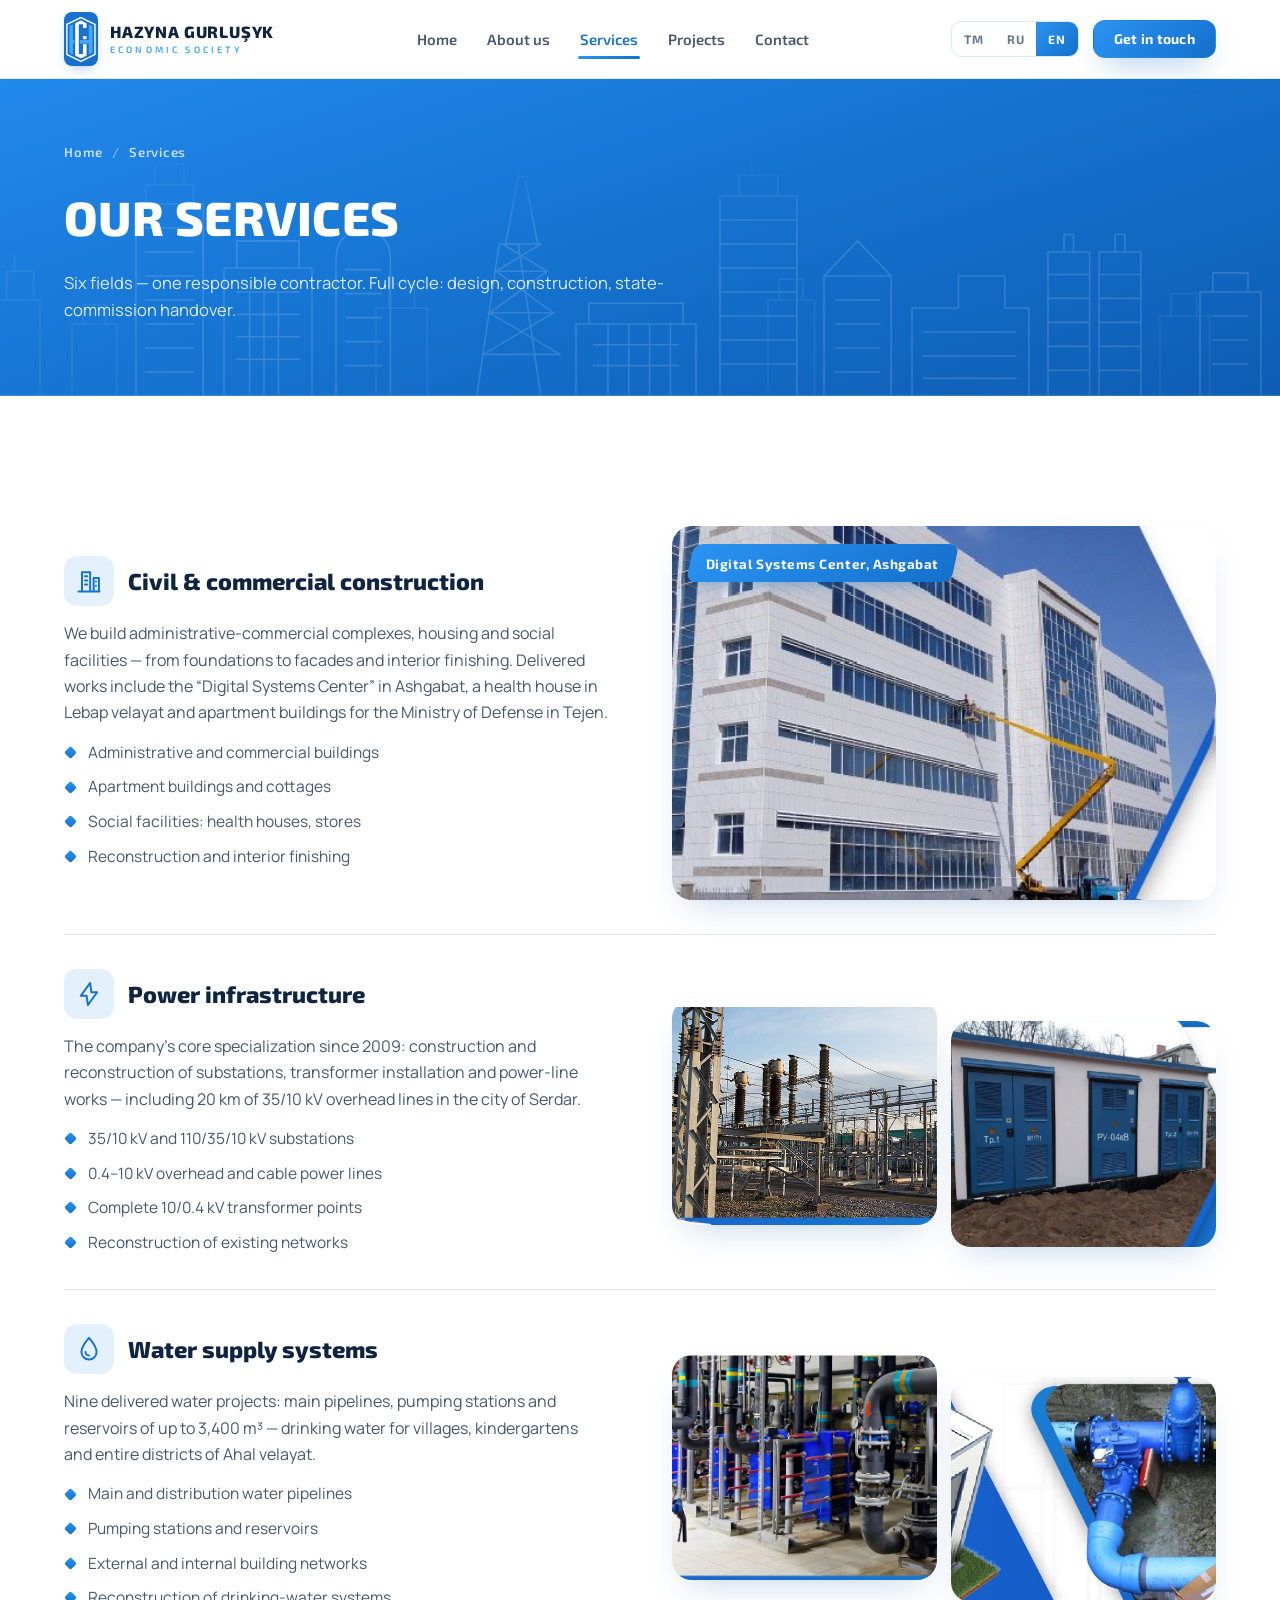
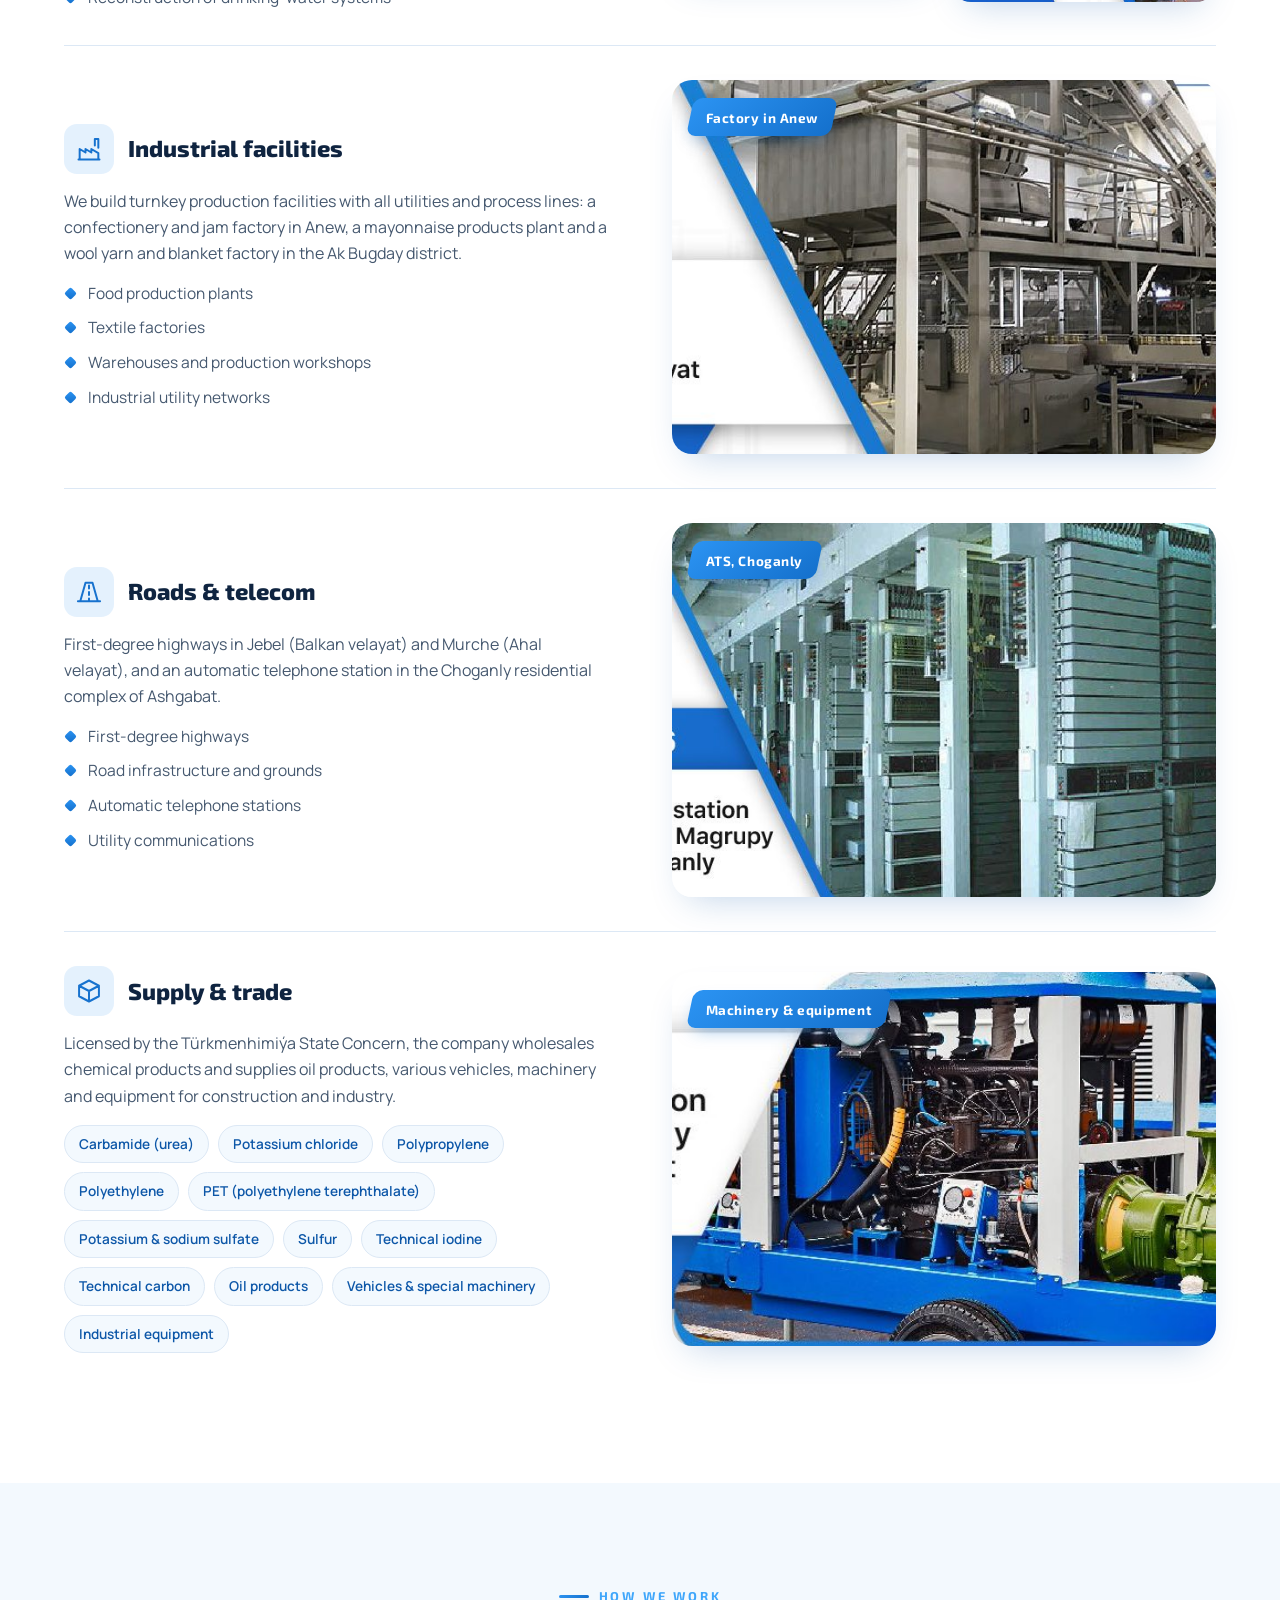
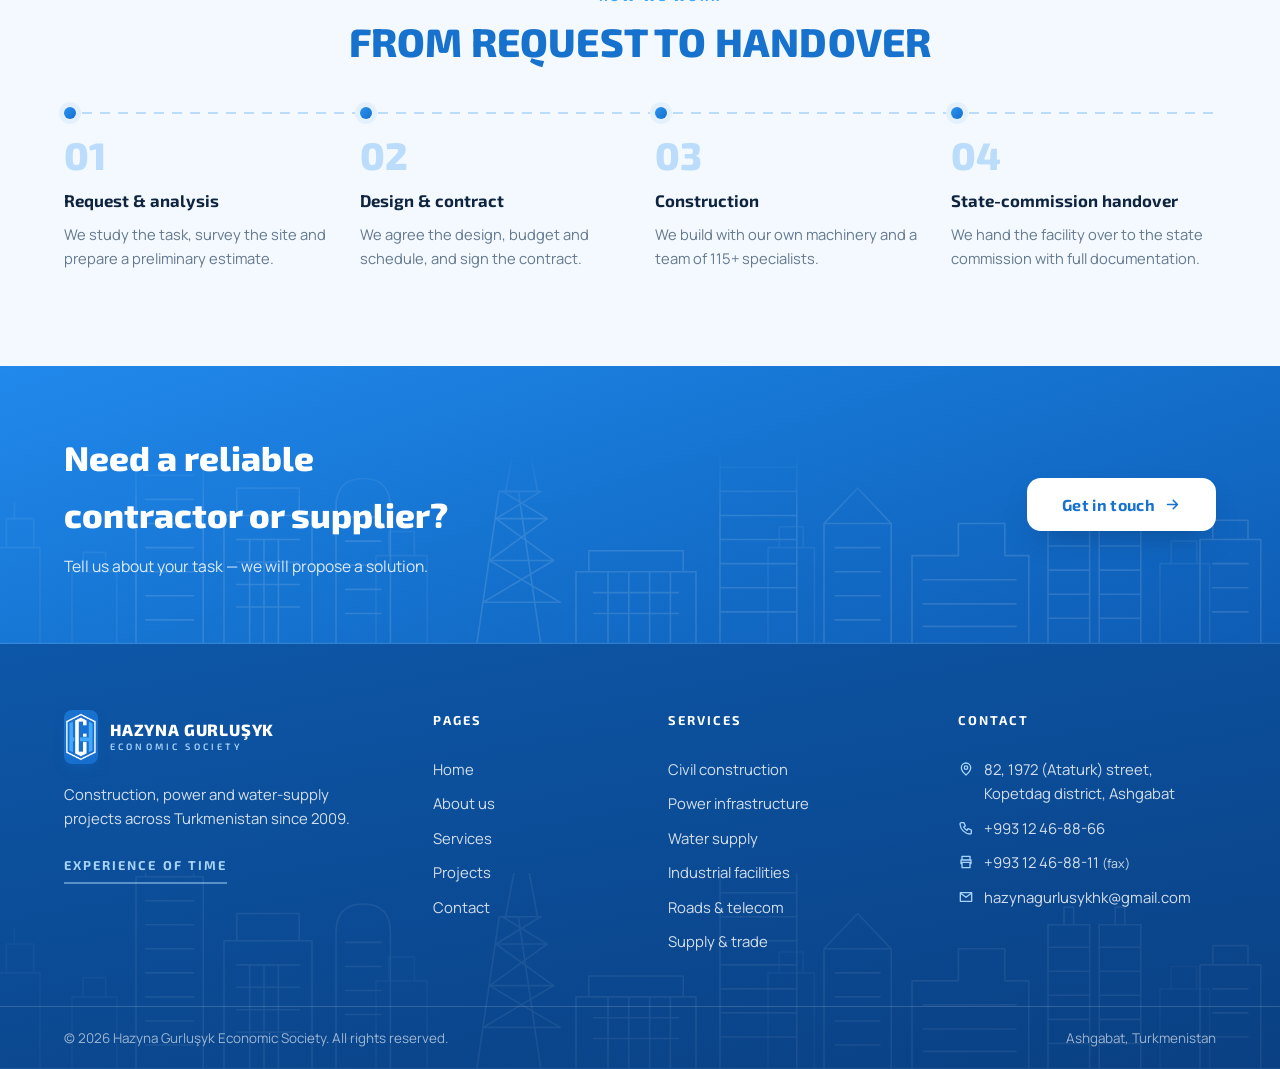
<file: services.html>
<!DOCTYPE html>
<html lang="en">
<head>
  <meta charset="UTF-8">
  <meta name="viewport" content="width=device-width, initial-scale=1.0">
  <title data-ru="Услуги — «Хазына Гурлушык»" data-tm="Hyzmatlar — «Hazyna Gurluşyk»">Services — Hazyna Gurluşyk</title>
  <meta name="description"
        content="Construction of buildings, 35/10 kV substations and power lines, water mains and pumping stations, highways, industrial plants, and wholesale supply of chemical and oil products, vehicles and equipment."
        data-ru="Строительство зданий, подстанций 35/10 кВ и ЛЭП, водоводов и насосных станций, автодорог, заводов, а также оптовые поставки химической продукции, нефтепродуктов, техники и оборудования." data-tm="Binalaryň, 35/10 kV podstansiýalaryň we elektrik ulgamlarynyň, suw geçirijileriň we sorujy beketleriň, awtoýollaryň, zawodlaryň gurluşygy, şeýle hem himiýa we nebit önümleriniň, tehnikanyň lomaý üpjünçiligi.">
  <meta name="theme-color" content="#1772CE">
  <link rel="icon" type="image/svg+xml" href="favicon.svg">
  <link rel="preconnect" href="https://fonts.googleapis.com">
  <link rel="preconnect" href="https://fonts.gstatic.com" crossorigin>
  <link href="https://fonts.googleapis.com/css2?family=Exo+2:wght@600;700;800&family=Manrope:wght@400;500;600;700;800&display=swap" rel="stylesheet">
  <link rel="stylesheet" href="css/styles.css">
</head>
<body>

  <header class="header" id="header">
    <div class="container header-in">
      <a class="brand" href="index.html" aria-label="Hazyna Gurluşyk — Home">
        <img class="brand-logo" src="assets/img/logo-tile.png" alt="Hazyna Gurluşyk logo">
        <span class="brand-text">
          <b>HAZYNA GURLUŞYK</b>
          <i data-ru="ХОЗЯЙСТВЕННОЕ ОБЩЕСТВО" data-tm="HOJALYK JEMGYÝETI">ECONOMIC SOCIETY</i>
        </span>
      </a>
      <nav class="nav" id="nav" aria-label="Main navigation">
        <a href="index.html" class="nav-link" data-ru="Главная" data-tm="Baş sahypa">Home</a>
        <a href="about.html" class="nav-link" data-ru="О компании" data-tm="Biz barada">About us</a>
        <a href="services.html" class="nav-link" aria-current="page" data-ru="Услуги" data-tm="Hyzmatlar">Services</a>
        <a href="projects.html" class="nav-link" data-ru="Проекты" data-tm="Taslamalar">Projects</a>
        <a href="contact.html" class="nav-link" data-ru="Контакты" data-tm="Habarlaşmak">Contact</a>
        <div class="nav-mobile-extra">
          <a href="contact.html" class="btn btn-blue" data-ru="Связаться с нами" data-tm="Biz bilen habarlaşyň">Get in touch</a>
        </div>
      </nav>
      <div class="header-actions">
        <div class="lang" role="group" aria-label="Language">
          <button class="lang-btn" data-lang="tm" type="button">TM</button>
          <button class="lang-btn" data-lang="ru" type="button">RU</button>
          <button class="lang-btn is-active" data-lang="en" type="button">EN</button>
        </div>
        <a href="contact.html" class="btn btn-blue btn-sm header-cta" data-ru="Связаться" data-tm="Habarlaşmak">Get in touch</a>
        <button class="burger" id="burger" type="button" aria-label="Menu" aria-expanded="false">
          <span></span><span></span><span></span>
        </button>
      </div>
    </div>
  </header>

  <main>
    <section class="page-hero">
      <div class="hero-sky" aria-hidden="true"></div>
      <div class="container page-hero-in">
        <p class="breadcrumb"><a href="index.html" data-ru="Главная" data-tm="Baş sahypa">Home</a><span class="sep">/</span><span data-ru="Услуги" data-tm="Hyzmatlar">Services</span></p>
        <h1 class="page-title" data-ru="Наши услуги" data-tm="Hyzmatlarymyz">Our services</h1>
        <p class="page-sub" data-ru="Шесть направлений — один ответственный подрядчик. Полный цикл: проект, строительство, сдача государственной комиссии." data-tm="Alty ugur — bir jogapkär potratçy. Doly tapgyr: taslama, gurluşyk, döwlet toparyna tabşyrmak.">
          Six fields — one responsible contractor. Full cycle: design, construction, state-commission handover.
        </p>
      </div>
    </section>

    <section class="section">
      <div class="container">

        <!-- 1. Construction -->
        <article class="svc" id="construction">
          <div>
            <h3 class="h3 reveal">
              <span class="s-icon"><svg viewBox="0 0 24 24" aria-hidden="true"><path d="M3 21h18M6 21V4.5h7V21M16 21V9.5h4.5V21M8.5 8h2M8.5 11.5h2M8.5 15h2M18 12.5h.01M18 16h.01"/></svg></span>
              <span data-ru="Гражданское строительство" data-tm="Raýat gurluşygy">Civil &amp; commercial construction</span>
            </h3>
            <p class="text reveal"
               data-ru="Строим административно-торговые комплексы, жилые дома и социальные объекты — от фундамента до фасада и внутренней отделки. Среди сданных объектов — «Центр цифровых систем» в Ашхабаде, дом здоровья в Лебапском велаяте и жилые дома для Министерства обороны в Теджене." data-tm="Edara-söwda toplumlaryny, ýaşaýyş jaýlaryny we durmuş maksatly desgalary gurýarys — binýatdan fasada we içki bezege çenli. Tabşyrylan işleriň arasynda Aşgabatdaky «Sanly ulgamlar merkezi», Lebap welaýatyndaky saglyk öýi we Tejendäki Goranmak ministrligi üçin ýaşaýyş jaýlary bar.">
              We build administrative-commercial complexes, housing and social facilities — from foundations to
              facades and interior finishing. Delivered works include the “Digital Systems Center” in Ashgabat,
              a health house in Lebap velayat and apartment buildings for the Ministry of Defense in Tejen.
            </p>
            <ul class="reveal">
              <li data-ru="Административные и торговые здания" data-tm="Edara we söwda binalary">Administrative and commercial buildings</li>
              <li data-ru="Жилые дома и коттеджи" data-tm="Ýaşaýyş jaýlary we kotejler">Apartment buildings and cottages</li>
              <li data-ru="Социальные объекты: дома здоровья, магазины" data-tm="Durmuş desgalary: saglyk öýleri, dükanlar">Social facilities: health houses, stores</li>
              <li data-ru="Реконструкция и внутренняя отделка" data-tm="Durkuny täzelemek we içki bezeg">Reconstruction and interior finishing</li>
            </ul>
          </div>
          <div class="media reveal">
            <img src="assets/img/digital-center.jpg" alt="Digital Systems Center under construction in Ashgabat" loading="lazy">
            <span class="pill"><span data-ru="Центр цифровых систем, Ашхабад" data-tm="Sanly ulgamlar merkezi, Aşgabat">Digital Systems Center, Ashgabat</span></span>
          </div>
        </article>

        <!-- 2. Power -->
        <article class="svc" id="power">
          <div>
            <h3 class="h3 reveal">
              <span class="s-icon"><svg viewBox="0 0 24 24" aria-hidden="true"><path d="M13 2.5L5 13.5h5L11 21.5l8-11h-5z"/></svg></span>
              <span data-ru="Электроэнергетика" data-tm="Elektroenergetika">Power infrastructure</span>
            </h3>
            <p class="text reveal"
               data-ru="Ключевая специализация компании с 2009 года: строительство и реконструкция подстанций, монтаж трансформаторов и прокладка линий электропередачи — включая 20 км воздушных линий 35/10 кВ в городе Сердар." data-tm="Kompaniýanyň 2009-njy ýyldan bäri esasy ugry: podstansiýalary gurmak we durkuny täzelemek, transformatorlary gurnamak hem-de elektrik geçiriji ulgamlary çekmek — şol sanda Serdar şäherinde 20 km 35/10 kV howa ulgamy.">
              The company’s core specialization since 2009: construction and reconstruction of substations,
              transformer installation and power-line works — including 20 km of 35/10 kV overhead lines
              in the city of Serdar.
            </p>
            <ul class="reveal">
              <li data-ru="Подстанции 35/10 кВ и 110/35/10 кВ" data-tm="35/10 kV we 110/35/10 kV podstansiýalar">35/10 kV and 110/35/10 kV substations</li>
              <li data-ru="Воздушные и кабельные ЛЭП 0,4–10 кВ" data-tm="0,4–10 kV howa we kabel ulgamlary">0.4–10 kV overhead and cable power lines</li>
              <li data-ru="Комплектные трансформаторные пункты 10/0,4 кВ" data-tm="10/0,4 kV komplektli transformator nokatlary">Complete 10/0.4 kV transformer points</li>
              <li data-ru="Реконструкция действующих сетей" data-tm="Hereket edýän ulgamlaryň durkuny täzelemek">Reconstruction of existing networks</li>
            </ul>
          </div>
          <div class="media grid2 reveal">
            <img src="assets/img/substation-switchyard.jpg" alt="High-voltage switchyard" loading="lazy">
            <img src="assets/img/transformer-kiosks.jpg" alt="10/0.4 kV transformer substations" loading="lazy">
          </div>
        </article>

        <!-- 3. Water -->
        <article class="svc" id="water">
          <div>
            <h3 class="h3 reveal">
              <span class="s-icon"><svg viewBox="0 0 24 24" aria-hidden="true"><path d="M12 21a6.5 6.5 0 0 0 6.5-6.5C18.5 10 12 2.5 12 2.5S5.5 10 5.5 14.5A6.5 6.5 0 0 0 12 21zM9 14.5a3 3 0 0 0 3 3"/></svg></span>
              <span data-ru="Водоснабжение" data-tm="Suw üpjünçiligi">Water supply systems</span>
            </h3>
            <p class="text reveal"
               data-ru="Девять сданных водных объектов: магистральные водоводы, насосные станции и резервуары объёмом до 3 400 м³ — питьевая вода для сёл, детских садов и целых этрапов Ахалского велаята." data-tm="Dokuz sany tabşyrylan suw desgasy: magistral suw geçirijiler, sorujy beketler we 3 400 m³ çenli suw howdanlary — Ahal welaýatynyň obalary, çagalar baglary we tutuş etraplary üçin agyz suwy.">
              Nine delivered water projects: main pipelines, pumping stations and reservoirs of up to 3,400 m³ —
              drinking water for villages, kindergartens and entire districts of Ahal velayat.
            </p>
            <ul class="reveal">
              <li data-ru="Магистральные и разводящие водоводы" data-tm="Magistral we paýlaýjy suw geçirijiler">Main and distribution water pipelines</li>
              <li data-ru="Насосные станции и водохранилища" data-tm="Sorujy beketler we suw howdanlary">Pumping stations and reservoirs</li>
              <li data-ru="Наружные и внутренние сети зданий" data-tm="Binalaryň daşky we içki ulgamlary">External and internal building networks</li>
              <li data-ru="Реконструкция систем питьевого водоснабжения" data-tm="Agyz suwy ulgamlarynyň durkuny täzelemek">Reconstruction of drinking-water systems</li>
            </ul>
          </div>
          <div class="media grid2 reveal">
            <img src="assets/img/pump-room.jpg" alt="Pumping station machinery hall" loading="lazy">
            <img src="assets/img/water-valve.jpg" alt="Water main valve installation" loading="lazy">
          </div>
        </article>

        <!-- 4. Industrial -->
        <article class="svc" id="industrial">
          <div>
            <h3 class="h3 reveal">
              <span class="s-icon"><svg viewBox="0 0 24 24" aria-hidden="true"><path d="M3 21h18M4 21v-9l5 3v-3l5 3v-3l6 3.5V21M17 9V3.5h3V11"/></svg></span>
              <span data-ru="Промышленные объекты" data-tm="Senagat desgalary">Industrial facilities</span>
            </h3>
            <p class="text reveal"
               data-ru="Строим производства под ключ — со всеми инженерными системами и технологическими линиями: фабрика кондитерских изделий и джема в Анау, завод майонезной продукции и фабрика шерстяной пряжи и одеял в этрапе Ак бугдай." data-tm="Önümçilikleri doly taýýar görnüşde gurýarys — ähli inžener ulgamlary we tehnologik liniýalary bilen: Änewde konditer önümleri we mürepbe fabrigi, maýonez zawody hem-de Ak bugdaý etrabynda ýüň ýüplük we ýorgan fabrigi.">
              We build turnkey production facilities with all utilities and process lines: a confectionery and
              jam factory in Anew, a mayonnaise products plant and a wool yarn and blanket factory in the
              Ak Bugday district.
            </p>
            <ul class="reveal">
              <li data-ru="Пищевые производства" data-tm="Azyk önümçilikleri">Food production plants</li>
              <li data-ru="Текстильные фабрики" data-tm="Dokma fabrikleri">Textile factories</li>
              <li data-ru="Склады и производственные цеха" data-tm="Ammarlar we önümçilik sehleri">Warehouses and production workshops</li>
              <li data-ru="Инженерные сети предприятий" data-tm="Kärhanalaryň inžener ulgamlary">Industrial utility networks</li>
            </ul>
          </div>
          <div class="media reveal">
            <img src="assets/img/factory-2.jpg" alt="Food production line built by Hazyna Gurluşyk" loading="lazy">
            <span class="pill"><span data-ru="Фабрика в Анау" data-tm="Änewdäki fabrik">Factory in Anew</span></span>
          </div>
        </article>

        <!-- 5. Roads & telecom -->
        <article class="svc" id="roads">
          <div>
            <h3 class="h3 reveal">
              <span class="s-icon"><svg viewBox="0 0 24 24" aria-hidden="true"><path d="M4.5 20L9 4h6l4.5 16M12 6.5v2.5M12 12v2.5M12 17.5V20M2.5 20h19"/></svg></span>
              <span data-ru="Дороги и связь" data-tm="Ýollar we aragatnaşyk">Roads &amp; telecom</span>
            </h3>
            <p class="text reveal"
               data-ru="Автомобильные дороги первой категории в Джебеле (Балканский велаят) и Мурче (Ахалский велаят), а также автоматическая телефонная станция в жилом комплексе Чоганлы города Ашхабада." data-tm="Jebelde (Balkan welaýaty) we Murçada (Ahal welaýaty) birinji derejeli awtoýollar, şeýle hem Aşgabadyň Çoganly ýaşaýyş toplumynda awtomatik telefon beketi.">
              First-degree highways in Jebel (Balkan velayat) and Murche (Ahal velayat), and an automatic
              telephone station in the Choganly residential complex of Ashgabat.
            </p>
            <ul class="reveal">
              <li data-ru="Автодороги первой категории" data-tm="Birinji derejeli awtoýollar">First-degree highways</li>
              <li data-ru="Дорожная инфраструктура и площадки" data-tm="Ýol infrastrukturasy we meýdançalar">Road infrastructure and grounds</li>
              <li data-ru="Автоматические телефонные станции" data-tm="Awtomatik telefon beketleri">Automatic telephone stations</li>
              <li data-ru="Инженерные коммуникации" data-tm="Inžener kommunikasiýalary">Utility communications</li>
            </ul>
          </div>
          <div class="media reveal">
            <img src="assets/img/telephone-station.jpg" alt="Automatic telephone station equipment" loading="lazy">
            <span class="pill"><span data-ru="АТС, Чоганлы" data-tm="Telefon beketi, Çoganly">ATS, Choganly</span></span>
          </div>
        </article>

        <!-- 6. Supply & trade -->
        <article class="svc" id="supply">
          <div>
            <h3 class="h3 reveal">
              <span class="s-icon"><svg viewBox="0 0 24 24" aria-hidden="true"><path d="M3.5 7.5L12 3l8.5 4.5v9L12 21l-8.5-4.5zM12 12l8.5-4.5M12 12L3.5 7.5M12 12v9"/></svg></span>
              <span data-ru="Поставки и торговля" data-tm="Üpjünçilik we söwda">Supply &amp; trade</span>
            </h3>
            <p class="text reveal"
               data-ru="По лицензии ГК «Туркменхимия» компания ведёт оптовую торговлю химической продукцией, а также поставляет нефтепродукты, различную технику, транспорт и оборудование для строительства и промышленности." data-tm="«Türkmenhimiýa» DK-nyň ygtyýarnamasy esasynda kompaniýa himiýa önümleriniň lomaý söwdasyny alyp barýar, şeýle hem gurluşyk we senagat üçin nebit önümlerini, dürli tehnikany, ulaglary we enjamlary üpjün edýär.">
              Licensed by the Türkmenhimiýa State Concern, the company wholesales chemical products and supplies
              oil products, various vehicles, machinery and equipment for construction and industry.
            </p>
            <div class="tags reveal">
              <span data-ru="Карбамид" data-tm="Karbamid">Carbamide (urea)</span>
              <span data-ru="Хлорид калия" data-tm="Kaliý hloridi">Potassium chloride</span>
              <span data-ru="Полипропилен" data-tm="Polipropilen">Polypropylene</span>
              <span data-ru="Полиэтилен" data-tm="Polietilen">Polyethylene</span>
              <span data-ru="ПЭТ (полиэтилентерефталат)" data-tm="PET (polietilentereftalat)">PET (polyethylene terephthalate)</span>
              <span data-ru="Сульфат калия и натрия" data-tm="Kaliý we natriý sulfaty">Potassium &amp; sodium sulfate</span>
              <span data-ru="Сера" data-tm="Kükürt">Sulfur</span>
              <span data-ru="Технический йод" data-tm="Tehniki ýod">Technical iodine</span>
              <span data-ru="Технический углерод" data-tm="Tehniki uglerod">Technical carbon</span>
              <span data-ru="Нефтепродукты" data-tm="Nebit önümleri">Oil products</span>
              <span data-ru="Автотехника и спецтехника" data-tm="Awtoulag we ýörite tehnika">Vehicles &amp; special machinery</span>
              <span data-ru="Промышленное оборудование" data-tm="Senagat enjamlary">Industrial equipment</span>
            </div>
          </div>
          <div class="media reveal">
            <img src="assets/img/mobile-pump.jpg" alt="Industrial equipment supplied by Hazyna Gurluşyk" loading="lazy">
            <span class="pill"><span data-ru="Техника и оборудование" data-tm="Tehnika we enjamlar">Machinery &amp; equipment</span></span>
          </div>
        </article>

      </div>
    </section>

    <!-- how we work -->
    <section class="section section-soft">
      <div class="container">
        <div class="section-head center">
          <p class="kicker reveal" data-ru="Как мы работаем" data-tm="Nähili işleýäris">How we work</p>
          <h2 class="h2 reveal" data-ru="От заявки до сдачи объекта" data-tm="Ýüz tutmadan desgany tabşyrmaga çenli">From request to handover</h2>
        </div>
        <ol class="steps stagger">
          <li class="step reveal">
            <span class="step-num">01</span>
            <h3 data-ru="Заявка и анализ" data-tm="Ýüz tutma we seljerme">Request &amp; analysis</h3>
            <p data-ru="Изучаем задачу, выезжаем на объект и готовим предварительный расчёт." data-tm="Wezipäni öwrenýäris, ýere baryp görýäris we deslapky hasaplamany taýýarlaýarys.">We study the task, survey the site and prepare a preliminary estimate.</p>
          </li>
          <li class="step reveal">
            <span class="step-num">02</span>
            <h3 data-ru="Проект и договор" data-tm="Taslama we şertnama">Design &amp; contract</h3>
            <p data-ru="Согласовываем проект, бюджет и график работ, заключаем договор." data-tm="Taslamany, býujeti we iş tertibini ylalaşyp, şertnama baglaşýarys.">We agree the design, budget and schedule, and sign the contract.</p>
          </li>
          <li class="step reveal">
            <span class="step-num">03</span>
            <h3 data-ru="Строительство" data-tm="Gurluşyk">Construction</h3>
            <p data-ru="Ведём работы собственной техникой и командой из 115+ специалистов." data-tm="Işleri öz tehnikamyz we 115+ hünärmenden ybarat toparymyz bilen alyp barýarys.">We build with our own machinery and a team of 115+ specialists.</p>
          </li>
          <li class="step reveal">
            <span class="step-num">04</span>
            <h3 data-ru="Сдача госкомиссии" data-tm="Döwlet toparyna tabşyrmak">State-commission handover</h3>
            <p data-ru="Сдаём объект государственной комиссии с полным пакетом документов." data-tm="Desgany doly resminamalar toplumy bilen döwlet toparyna tabşyrýarys.">We hand the facility over to the state commission with full documentation.</p>
          </li>
        </ol>
      </div>
    </section>

    <!-- CTA -->
    <section class="band">
      <div class="hero-sky" aria-hidden="true"></div>
      <div class="container cta-in">
        <div class="reveal">
          <h2 class="cta-title" data-ru="Нужен надёжный подрядчик или поставщик?" data-tm="Ygtybarly potratçy ýa-da üpjünçi gerekmi?">Need a reliable contractor or supplier?</h2>
          <p class="cta-note" data-ru="Расскажите о задаче — предложим решение." data-tm="Wezipäňizi aýdyň — çözgüt hödürläris.">Tell us about your task — we will propose a solution.</p>
        </div>
        <a href="contact.html" class="btn btn-white btn-lg reveal" data-ru="Связаться с нами" data-tm="Biz bilen habarlaşyň">Get in touch
          <svg viewBox="0 0 24 24" aria-hidden="true"><path d="M5 12h14M13 6l6 6-6 6"/></svg></a>
      </div>
    </section>
  </main>

  <footer class="footer">
    <div class="container f-grid">
      <div class="f-brand">
        <a class="brand" href="index.html" aria-label="Hazyna Gurluşyk — Home">
          <img class="brand-logo" src="assets/img/logo-tile.png" alt="Hazyna Gurluşyk logo">
          <span class="brand-text"><b>HAZYNA GURLUŞYK</b><i data-ru="ХОЗЯЙСТВЕННОЕ ОБЩЕСТВО" data-tm="HOJALYK JEMGYÝETI">ECONOMIC SOCIETY</i></span>
        </a>
        <p class="f-blurb" data-ru="Строительство, энергетика и водоснабжение по всему Туркменистану с 2009 года." data-tm="2009-njy ýyldan bäri tutuş Türkmenistan boýunça gurluşyk, energetika we suw üpjünçiligi.">
          Construction, power and water-supply projects across Turkmenistan since 2009.
        </p>
        <span class="f-tagline" data-ru="Опыт времени" data-tm="Wagtyň tejribesi">Experience of time</span>
      </div>
      <div class="f-col">
        <p class="f-title" data-ru="Разделы" data-tm="Bölümler">Pages</p>
        <a href="index.html" data-ru="Главная" data-tm="Baş sahypa">Home</a>
        <a href="about.html" data-ru="О компании" data-tm="Biz barada">About us</a>
        <a href="services.html" data-ru="Услуги" data-tm="Hyzmatlar">Services</a>
        <a href="projects.html" data-ru="Проекты" data-tm="Taslamalar">Projects</a>
        <a href="contact.html" data-ru="Контакты" data-tm="Habarlaşmak">Contact</a>
      </div>
      <div class="f-col">
        <p class="f-title" data-ru="Направления" data-tm="Ugurlar">Services</p>
        <a href="services.html#construction" data-ru="Гражданское строительство" data-tm="Raýat gurluşygy">Civil construction</a>
        <a href="services.html#power" data-ru="Электроэнергетика" data-tm="Elektroenergetika">Power infrastructure</a>
        <a href="services.html#water" data-ru="Водоснабжение" data-tm="Suw üpjünçiligi">Water supply</a>
        <a href="services.html#industrial" data-ru="Промышленные объекты" data-tm="Senagat desgalary">Industrial facilities</a>
        <a href="services.html#roads" data-ru="Дороги и связь" data-tm="Ýollar we aragatnaşyk">Roads &amp; telecom</a>
        <a href="services.html#supply" data-ru="Поставки и торговля" data-tm="Üpjünçilik we söwda">Supply &amp; trade</a>
      </div>
      <div class="f-col">
        <p class="f-title" data-ru="Контакты" data-tm="Habarlaşmak">Contact</p>
        <p class="f-line"><svg viewBox="0 0 24 24" aria-hidden="true"><path d="M12 21s7-6.1 7-11a7 7 0 1 0-14 0c0 4.9 7 11 7 11z"/><circle cx="12" cy="10" r="2.6"/></svg>
          <span data-ru="ул. 1972 (Ататюрка), 82, Копетдагский этрап, г. Ашхабад" data-tm="Aşgabat ş., Köpetdag etraby, 1972-nji (Atatürk) köçesi, 82">82, 1972 (Ataturk) street, Kopetdag district, Ashgabat</span></p>
        <a class="f-line" href="tel:+99312468866"><svg viewBox="0 0 24 24" aria-hidden="true"><path d="M5 4h4l2 5-2.5 1.5a12 12 0 0 0 5 5L15 13l5 2v4a2 2 0 0 1-2 2A16 16 0 0 1 3 6a2 2 0 0 1 2-2z"/></svg>
          <span>+993 12 46-88-66</span></a>
        <p class="f-line"><svg viewBox="0 0 24 24" aria-hidden="true"><path d="M6 9V3.5h12V9M6 14.5H4.5V9h15v5.5H18M6 12.5h12V20.5H6z"/></svg>
          <span>+993 12 46-88-11 <small data-ru="(факс)" data-tm="(faks)">(fax)</small></span></p>
        <a class="f-line" href="mailto:hazynagurlusykhk@gmail.com"><svg viewBox="0 0 24 24" aria-hidden="true"><path d="M3.5 5.5h17v13h-17z"/><path d="M4 6.5l8 6 8-6"/></svg>
          <span>hazynagurlusykhk@gmail.com</span></a>
      </div>
    </div>
    <div class="f-bottom">
      <div class="container f-bottom-in">
        <p data-ru="© 2026 ХО «Хазына Гурлушык». Все права защищены." data-tm="© 2026 «Hazyna Gurluşyk» HJ. Ähli hukuklar goralandyr.">© 2026 Hazyna Gurluşyk Economic Society. All rights reserved.</p>
        <p data-ru="Ашхабад, Туркменистан" data-tm="Aşgabat, Türkmenistan">Ashgabat, Turkmenistan</p>
      </div>
    </div>
  </footer>

  <script src="js/main.js"></script>
</body>
</html>
</file>
<file: css/styles.css>
/* ==========================================================
   HAZYNA GURLUŞYK — corporate site
   Bright white + brand blue, echoing the company profile:
   diagonal shapes, rounded corners, wireframe skyline.
   ========================================================== */

:root {
  --blue-800: #0A4083;
  --blue-700: #0D57A8;
  --blue-600: #1772CE;   /* primary brand blue (sampled from profile) */
  --blue-500: #1E86E8;
  --blue-400: #3EA6FB;   /* light blue from the logo monogram */
  --blue-200: #BBDCFA;
  --blue-100: #E4F1FD;
  --blue-50:  #F3F9FE;

  --ink: #0F2440;
  --body-c: #45586F;
  --muted: #64788F;
  --line: #DCE8F5;
  --white: #FFFFFF;

  --grad-blue: linear-gradient(135deg, #2B93F2 0%, #1470CC 100%);
  --grad-hero: linear-gradient(162deg, #2189EC 0%, #1470CC 55%, #0E5CB4 100%);

  --radius: 18px;
  --shadow-sm: 0 6px 18px -8px rgba(13, 87, 168, 0.18);
  --shadow-md: 0 16px 36px -16px rgba(13, 87, 168, 0.28);
  --shadow-lg: 0 28px 60px -24px rgba(10, 64, 131, 0.35);

  --container: 1200px;
  --header-h: 78px;

  --font-head: "Exo 2", "Manrope", system-ui, sans-serif;
  --font-body: "Manrope", "Segoe UI", system-ui, sans-serif;
}

/* ---------- Reset / base ---------- */
*, *::before, *::after { box-sizing: border-box; margin: 0; padding: 0; }

html { scroll-behavior: smooth; -webkit-text-size-adjust: 100%; }
html, body { overflow-x: clip; }
@supports not (overflow-x: clip) { html, body { overflow-x: hidden; } }

body {
  font-family: var(--font-body);
  font-size: 16px;
  line-height: 1.65;
  color: var(--body-c);
  background: var(--white);
}

img, svg, video { display: block; max-width: 100%; }
a { color: inherit; text-decoration: none; }
ul, ol { list-style: none; }
button { font: inherit; cursor: pointer; background: none; border: 0; color: inherit; }
input, select, textarea { font: inherit; color: inherit; }
strong { color: var(--ink); }

:focus-visible { outline: 2px solid var(--blue-500); outline-offset: 2px; border-radius: 4px; }

.container { max-width: var(--container); margin-inline: auto; padding-inline: 24px; }

section { scroll-margin-top: calc(var(--header-h) + 14px); }
.section { padding: 96px 0; }
.section-soft { background: var(--blue-50); }

/* Cross-page fade (View Transitions, progressive enhancement) */
@view-transition { navigation: auto; }
::view-transition-old(root) { animation: vt-out 0.22s ease both; }
::view-transition-new(root) { animation: vt-in 0.3s ease both; }
@keyframes vt-out { to { opacity: 0; } }
@keyframes vt-in { from { opacity: 0; } }

/* ---------- Typography ---------- */
h1, h2, h3, .h1, .h2, .h3 { font-family: var(--font-head); color: var(--ink); }

.h2 {
  font-size: clamp(1.8rem, 3.1vw, 2.5rem);
  font-weight: 800;
  line-height: 1.14;
  letter-spacing: 0.005em;
  text-transform: uppercase;
  color: var(--blue-600);
}
.h2.dark { color: var(--ink); }
.h2.light { color: #fff; }

.kicker {
  display: inline-flex;
  align-items: center;
  gap: 10px;
  font-family: var(--font-head);
  font-size: 0.8rem;
  font-weight: 700;
  letter-spacing: 0.22em;
  text-transform: uppercase;
  color: var(--blue-400);
  margin-bottom: 12px;
}
.kicker::before { content: ""; width: 30px; height: 3px; border-radius: 3px; background: var(--grad-blue); }

.lead { font-size: 1.06rem; color: var(--muted); max-width: 58ch; }
.section-head { max-width: 760px; margin-bottom: 48px; }
.section-head .h2 { margin-bottom: 12px; }
.section-head.center { margin-inline: auto; text-align: center; }
.section-head.center .kicker { justify-content: center; }
.section-head.center .lead { margin-inline: auto; }

/* ---------- Buttons ---------- */
.btn {
  display: inline-flex;
  align-items: center;
  justify-content: center;
  gap: 9px;
  padding: 13px 27px;
  border-radius: 12px;
  font-family: var(--font-head);
  font-weight: 700;
  font-size: 0.94rem;
  letter-spacing: 0.02em;
  line-height: 1.2;
  border: 1.5px solid transparent;
  transition: transform 0.22s ease, box-shadow 0.22s ease, background 0.22s ease,
              border-color 0.22s ease, color 0.22s ease, filter 0.22s ease;
  white-space: nowrap;
}
.btn svg { width: 17px; height: 17px; fill: none; stroke: currentColor; stroke-width: 2.2; stroke-linecap: round; stroke-linejoin: round; }
.btn-lg { padding: 16px 34px; font-size: 1rem; border-radius: 14px; }
.btn-sm { padding: 10px 20px; font-size: 0.87rem; }

.btn-blue {
  background: var(--grad-blue);
  color: #fff;
  box-shadow: 0 14px 30px -12px rgba(23, 114, 206, 0.55);
}
.btn-blue:hover { filter: brightness(1.07); transform: translateY(-2px); box-shadow: 0 20px 38px -14px rgba(23, 114, 206, 0.6); }

.btn-outline { color: var(--blue-600); border-color: var(--blue-200); background: #fff; }
.btn-outline:hover { border-color: var(--blue-500); background: var(--blue-50); transform: translateY(-2px); }

.btn-white { background: #fff; color: var(--blue-600); box-shadow: 0 14px 30px -14px rgba(6, 42, 88, 0.5); }
.btn-white:hover { transform: translateY(-2px); filter: brightness(1.03); }

.btn-ghost-light { color: #fff; border-color: rgba(255, 255, 255, 0.45); }
.btn-ghost-light:hover { background: rgba(255, 255, 255, 0.12); border-color: #fff; }

/* Slanted date pill — signature shape from the company profile */
.pill {
  display: inline-block;
  transform: skewX(-12deg);
  background: var(--grad-blue);
  color: #fff;
  border-radius: 9px;
  padding: 6px 16px;
  box-shadow: 0 8px 18px -8px rgba(23, 114, 206, 0.55);
}
.pill > span {
  display: inline-block;
  transform: skewX(12deg);
  font-family: var(--font-head);
  font-weight: 700;
  font-size: 0.84rem;
  letter-spacing: 0.04em;
}

.chip {
  display: inline-block;
  padding: 5px 13px;
  border-radius: 999px;
  background: var(--blue-100);
  color: var(--blue-700);
  font-family: var(--font-head);
  font-size: 0.72rem;
  font-weight: 700;
  letter-spacing: 0.08em;
  text-transform: uppercase;
}

/* ---------- Header ---------- */
.header {
  position: sticky;
  top: 0;
  z-index: 90;
  background: rgba(255, 255, 255, 0.88);
  backdrop-filter: blur(14px);
  -webkit-backdrop-filter: blur(14px);
  border-bottom: 1px solid rgba(220, 232, 245, 0.9);
  transition: box-shadow 0.25s ease;
}
.header.scrolled { box-shadow: 0 14px 34px -22px rgba(13, 87, 168, 0.35); }
.header-in { display: flex; align-items: center; justify-content: space-between; gap: 22px; height: var(--header-h); }

.brand { display: inline-flex; align-items: center; gap: 12px; min-width: 0; }
.brand-logo {
  width: 34px;
  height: 54px;
  border-radius: 8px;
  object-fit: cover;
  box-shadow: 0 6px 14px -6px rgba(23, 114, 206, 0.5);
}
.brand-text { display: flex; flex-direction: column; line-height: 1; }
.brand-text b {
  font-family: var(--font-head);
  font-size: 1.02rem;
  font-weight: 800;
  letter-spacing: 0.05em;
  color: var(--ink);
  white-space: nowrap;
}
.brand-text i {
  font-style: normal;
  font-family: var(--font-head);
  font-size: 0.58rem;
  font-weight: 600;
  letter-spacing: 0.34em;
  color: var(--blue-400);
  margin-top: 4px;
  white-space: nowrap;
}

.nav { display: flex; align-items: center; gap: 26px; }
.nav-link {
  position: relative;
  font-family: var(--font-head);
  font-size: 0.93rem;
  font-weight: 600;
  color: var(--body-c);
  padding: 7px 2px;
  transition: color 0.2s ease;
}
.nav-link::after {
  content: "";
  position: absolute;
  left: 0; right: 0; bottom: -1px;
  height: 3px;
  border-radius: 3px;
  background: var(--grad-blue);
  transform: scaleX(0);
  transform-origin: left;
  transition: transform 0.28s cubic-bezier(0.65, 0, 0.35, 1);
}
.nav-link:hover { color: var(--blue-600); }
.nav-link[aria-current="page"] { color: var(--blue-600); }
.nav-link[aria-current="page"]::after { transform: scaleX(1); }
.nav-mobile-extra { display: none; }

.header-actions { display: flex; align-items: center; gap: 14px; }

.lang { display: inline-flex; border: 1.5px solid var(--line); border-radius: 10px; overflow: hidden; background: #fff; }
.lang-btn {
  padding: 7px 12px;
  font-family: var(--font-head);
  font-size: 0.76rem;
  font-weight: 700;
  letter-spacing: 0.05em;
  color: var(--muted);
  transition: background 0.2s ease, color 0.2s ease;
}
.lang-btn:hover { color: var(--blue-600); }
.lang-btn.is-active { background: var(--grad-blue); color: #fff; }

.burger {
  display: none;
  flex-direction: column;
  justify-content: center;
  gap: 5px;
  width: 44px;
  height: 44px;
  padding: 11px;
  border-radius: 11px;
  border: 1.5px solid var(--line);
  background: #fff;
}
.burger span { display: block; height: 2px; width: 100%; background: var(--blue-600); border-radius: 2px; transition: transform 0.3s ease, opacity 0.2s ease; }
.burger.open span:nth-child(1) { transform: translateY(7px) rotate(45deg); }
.burger.open span:nth-child(2) { opacity: 0; }
.burger.open span:nth-child(3) { transform: translateY(-7px) rotate(-45deg); }

/* ---------- Blue hero (home) ---------- */
.hero {
  position: relative;
  background: var(--grad-hero);
  color: #fff;
  overflow: hidden;
}
.hero-sky {
  position: absolute;
  inset: auto 0 0 0;
  height: min(46%, 340px);
  background: url("../assets/skyline.svg") bottom center / cover no-repeat;
  opacity: 0.32;
  pointer-events: none;
  mask-image: linear-gradient(180deg, transparent 0%, #000 34%);
  -webkit-mask-image: linear-gradient(180deg, transparent 0%, #000 34%);
}
.hero-glow {
  position: absolute;
  left: 50%; top: -22%;
  width: 900px; height: 560px;
  transform: translateX(-50%);
  background: radial-gradient(closest-side, rgba(255, 255, 255, 0.16), transparent 70%);
  pointer-events: none;
}
.hero-in {
  position: relative;
  z-index: 2;
  display: grid;
  grid-template-columns: 1.15fr 0.85fr;
  align-items: center;
  gap: 48px;
  padding-block: clamp(64px, 9vh, 110px) clamp(120px, 16vh, 190px);
}
.hero-copy .hero-tagline {
  display: inline-flex;
  align-items: center;
  gap: 10px;
  padding: 8px 18px;
  border: 1px solid rgba(255, 255, 255, 0.4);
  border-radius: 999px;
  background: rgba(255, 255, 255, 0.1);
  font-family: var(--font-head);
  font-size: 0.82rem;
  font-weight: 600;
  letter-spacing: 0.12em;
  text-transform: uppercase;
  color: #fff;
  margin-bottom: 26px;
}
.hero-tagline .dot { width: 7px; height: 7px; border-radius: 50%; background: #fff; box-shadow: 0 0 12px 3px rgba(255, 255, 255, 0.7); }
.hero-title {
  font-size: clamp(2.2rem, 4.6vw, 3.55rem);
  font-weight: 800;
  line-height: 1.1;
  letter-spacing: 0.005em;
  color: #fff;
  text-wrap: balance;
  margin-bottom: 20px;
}
.hero-title .lt { color: #A8D4FB; }
.hero-sub { font-size: clamp(1rem, 1.5vw, 1.13rem); color: rgba(255, 255, 255, 0.88); max-width: 56ch; margin-bottom: 34px; }
.hero-cta { display: flex; gap: 14px; flex-wrap: wrap; }

/* hero emblem panel */
.hero-emblem { position: relative; display: grid; place-items: center; }
.hero-emblem .ring {
  position: absolute;
  width: min(380px, 82%);
  aspect-ratio: 1;
  border-radius: 50%;
  border: 1.5px dashed rgba(255, 255, 255, 0.35);
  animation: spin 60s linear infinite;
}
.hero-emblem .ring.r2 { width: min(300px, 66%); border-style: solid; border-color: rgba(255, 255, 255, 0.18); animation-duration: 45s; animation-direction: reverse; }
@keyframes spin { to { transform: rotate(360deg); } }
.hero-emblem img {
  width: min(190px, 46%);
  border-radius: 18px;
  box-shadow: 0 30px 70px -22px rgba(5, 34, 70, 0.65);
}
.hero-emblem .est {
  position: absolute;
  bottom: 6%;
  padding: 8px 18px;
  border-radius: 999px;
  background: rgba(255, 255, 255, 0.14);
  border: 1px solid rgba(255, 255, 255, 0.35);
  font-family: var(--font-head);
  font-size: 0.8rem;
  font-weight: 700;
  letter-spacing: 0.1em;
  color: #fff;
  backdrop-filter: blur(6px);
  -webkit-backdrop-filter: blur(6px);
}

/* stats overlap */
.stats-wrap { position: relative; z-index: 5; }
.stats {
  display: grid;
  grid-template-columns: repeat(4, 1fr);
  background: #fff;
  border: 1px solid var(--line);
  border-radius: 20px;
  box-shadow: var(--shadow-lg);
  margin-top: -86px;
  overflow: hidden;
}
.stat { position: relative; padding: 34px 20px 30px; text-align: center; }
.stat + .stat::before { content: ""; position: absolute; left: 0; top: 22%; bottom: 22%; width: 1px; background: var(--line); }
.stat-ico {
  width: 46px; height: 46px;
  margin: 0 auto 12px;
  border-radius: 12px;
  background: var(--blue-100);
  display: grid;
  place-items: center;
}
.stat-ico svg { width: 24px; height: 24px; fill: none; stroke: var(--blue-600); stroke-width: 1.8; stroke-linecap: round; stroke-linejoin: round; }
.stat-num {
  display: flex; align-items: baseline; justify-content: center; gap: 2px;
  font-family: var(--font-head);
  font-size: clamp(1.85rem, 2.9vw, 2.5rem);
  font-weight: 800;
  color: var(--blue-600);
  line-height: 1.05;
}
.stat-plus { color: var(--blue-400); }
.stat-label { margin-top: 7px; font-size: 0.87rem; font-weight: 600; color: var(--muted); }

/* ---------- Page hero (subpages) ---------- */
.page-hero { position: relative; background: var(--grad-hero); color: #fff; overflow: hidden; }
.page-hero .hero-sky { height: 78%; opacity: 0.26; }
.page-hero-in { position: relative; z-index: 2; padding: clamp(52px, 7vh, 84px) 24px clamp(60px, 8vh, 96px); }
.breadcrumb {
  display: flex; align-items: center; gap: 9px;
  font-family: var(--font-head);
  font-size: 0.82rem; font-weight: 600;
  letter-spacing: 0.06em;
  color: rgba(255, 255, 255, 0.75);
  margin-bottom: 14px;
}
.breadcrumb a:hover { color: #fff; }
.breadcrumb .sep { opacity: 0.6; }
.page-title { font-size: clamp(2rem, 4vw, 3rem); font-weight: 800; text-transform: uppercase; letter-spacing: 0.01em; color: #fff; }
.page-sub { margin-top: 12px; font-size: 1.04rem; color: rgba(255, 255, 255, 0.85); max-width: 62ch; }

/* ---------- Cards ---------- */
.cards-grid { display: grid; grid-template-columns: repeat(3, 1fr); gap: 24px; }

.s-card {
  position: relative;
  background: #fff;
  border: 1px solid var(--line);
  border-radius: var(--radius);
  padding: 30px 26px;
  overflow: hidden;
  transition: transform 0.25s ease, box-shadow 0.25s ease, border-color 0.25s ease;
}
.s-card::before {
  content: "";
  position: absolute;
  left: 0; top: 0; bottom: 0;
  width: 4px;
  background: var(--grad-blue);
  transform: scaleY(0);
  transform-origin: top;
  transition: transform 0.3s ease;
}
.s-card:hover { transform: translateY(-5px); box-shadow: var(--shadow-md); border-color: var(--blue-200); }
.s-card:hover::before { transform: scaleY(1); }
.s-icon {
  width: 56px; height: 56px;
  border-radius: 15px;
  background: var(--blue-100);
  display: grid; place-items: center;
  margin-bottom: 20px;
  transition: background 0.25s ease;
}
.s-card:hover .s-icon { background: var(--grad-blue); }
.s-icon svg { width: 28px; height: 28px; fill: none; stroke: var(--blue-600); stroke-width: 1.7; stroke-linecap: round; stroke-linejoin: round; transition: stroke 0.25s ease; }
.s-card:hover .s-icon svg { stroke: #fff; }
.s-card h3 { font-size: 1.1rem; font-weight: 700; margin-bottom: 9px; }
.s-card p { font-size: 0.93rem; color: var(--muted); }
.s-card .more {
  display: inline-flex; align-items: center; gap: 6px;
  margin-top: 14px;
  font-family: var(--font-head);
  font-size: 0.85rem; font-weight: 700;
  color: var(--blue-500);
}
.s-card .more svg { width: 15px; height: 15px; fill: none; stroke: currentColor; stroke-width: 2.4; stroke-linecap: round; stroke-linejoin: round; transition: transform 0.2s ease; }
.s-card:hover .more svg { transform: translateX(4px); }

/* ---------- Photo frames (diagonal accent) ---------- */
.frame { position: relative; }
.frame img {
  position: relative;
  z-index: 1;
  width: 100%;
  border-radius: 20px;
  box-shadow: var(--shadow-lg);
  object-fit: cover;
}
.frame::before {
  content: "";
  position: absolute;
  inset: 8% -16px -16px 8%;
  background: var(--grad-blue);
  border-radius: 22px;
  transform: skewX(-4deg);
  opacity: 0.9;
}
.frame::after {
  content: "";
  position: absolute;
  left: -14px; top: -14px;
  width: 90px; height: 90px;
  border-left: 3px solid var(--blue-400);
  border-top: 3px solid var(--blue-400);
  border-top-left-radius: 22px;
  z-index: 2;
}

/* ---------- About split ---------- */
.split { display: grid; grid-template-columns: 1fr 1.08fr; gap: clamp(40px, 6vw, 76px); align-items: center; }
.split .h2 { margin-bottom: 16px; }
.split .text { margin-bottom: 14px; }
.split.flip { grid-template-columns: 1.08fr 1fr; }

.checks { margin-top: 22px; display: grid; gap: 12px; }
.checks li { display: flex; align-items: flex-start; gap: 12px; font-weight: 600; color: var(--ink); }
.checks svg {
  width: 22px; height: 22px; flex: none; margin-top: 2px;
  fill: none; stroke: var(--blue-500); stroke-width: 2.4; stroke-linecap: round; stroke-linejoin: round;
  background: var(--blue-100); border-radius: 50%; padding: 4px;
}

.quote {
  position: relative;
  background: var(--blue-50);
  border: 1px solid var(--line);
  border-left: 4px solid var(--blue-500);
  border-radius: 16px;
  padding: 28px 32px;
  font-size: 1.05rem;
  color: var(--ink);
  font-weight: 500;
}
.quote::before {
  content: "\201C";
  position: absolute;
  top: -14px; left: 20px;
  font-family: var(--font-head);
  font-size: 4rem;
  line-height: 1;
  color: var(--blue-400);
}

/* ---------- Projects ---------- */
.filters { display: flex; flex-wrap: wrap; gap: 10px; margin-bottom: 34px; }
.filter-btn {
  padding: 10px 20px;
  border-radius: 999px;
  border: 1.5px solid var(--line);
  background: #fff;
  font-family: var(--font-head);
  font-size: 0.88rem;
  font-weight: 700;
  color: var(--muted);
  transition: all 0.2s ease;
}
.filter-btn:hover { border-color: var(--blue-400); color: var(--blue-600); }
.filter-btn.is-active { background: var(--grad-blue); border-color: transparent; color: #fff; box-shadow: 0 10px 22px -10px rgba(23, 114, 206, 0.55); }
.filter-btn .cnt { opacity: 0.65; font-weight: 600; margin-left: 4px; }

.projects-grid { display: grid; grid-template-columns: repeat(3, 1fr); gap: 24px; }

.p-card {
  display: flex;
  flex-direction: column;
  background: #fff;
  border: 1px solid var(--line);
  border-radius: var(--radius);
  overflow: hidden;
  transition: transform 0.25s ease, box-shadow 0.25s ease;
}
.p-card:hover { transform: translateY(-5px); box-shadow: var(--shadow-md); }
.p-card.hidden { display: none; }
.p-card.appear { animation: cardIn 0.4s ease both; }
@keyframes cardIn { from { opacity: 0; transform: translateY(14px); } to { opacity: 1; transform: none; } }

.p-media { position: relative; aspect-ratio: 16 / 10; overflow: hidden; background: var(--grad-hero); }
.p-media img { width: 100%; height: 100%; object-fit: cover; transition: transform 0.55s cubic-bezier(0.33, 1, 0.68, 1); }
.p-card:hover .p-media img { transform: scale(1.06); }
.p-media .pill { position: absolute; right: 14px; bottom: 12px; z-index: 2; }
.p-media.iconic { display: grid; place-items: center; }
.p-media.iconic::before {
  content: "";
  position: absolute; inset: 0;
  background: url("../assets/skyline.svg") bottom center / cover no-repeat;
  opacity: 0.25;
}
.p-media.iconic svg { position: relative; width: 64px; height: 64px; fill: none; stroke: rgba(255, 255, 255, 0.9); stroke-width: 1.4; stroke-linecap: round; stroke-linejoin: round; }

.p-body { display: flex; flex-direction: column; flex: 1; padding: 22px 24px 24px; }
.p-body h3 { font-size: 1.04rem; font-weight: 700; line-height: 1.35; }
.p-meta { display: flex; align-items: center; gap: 8px; margin-top: 10px; font-size: 0.84rem; font-weight: 600; color: var(--muted); }
.p-meta svg { width: 15px; height: 15px; fill: none; stroke: var(--blue-500); stroke-width: 2; stroke-linecap: round; stroke-linejoin: round; flex: none; }
.p-body .chips { display: flex; gap: 8px; flex-wrap: wrap; margin-bottom: 12px; }

/* region band */
.regions { display: grid; grid-template-columns: repeat(4, 1fr); gap: 20px; }
.region-card {
  background: rgba(255, 255, 255, 0.1);
  border: 1px solid rgba(255, 255, 255, 0.28);
  border-radius: 16px;
  padding: 24px 22px;
  color: #fff;
  backdrop-filter: blur(6px);
  -webkit-backdrop-filter: blur(6px);
  transition: background 0.25s ease, transform 0.25s ease;
}
.region-card:hover { background: rgba(255, 255, 255, 0.16); transform: translateY(-4px); }
.region-num { font-family: var(--font-head); font-size: 2.3rem; font-weight: 800; line-height: 1; color: #fff; }
.region-name { margin-top: 8px; font-family: var(--font-head); font-size: 0.86rem; font-weight: 600; letter-spacing: 0.08em; text-transform: uppercase; color: rgba(255, 255, 255, 0.85); }
.region-bar { margin-top: 14px; height: 6px; border-radius: 6px; background: rgba(255, 255, 255, 0.22); overflow: hidden; }
.region-bar i { display: block; height: 100%; border-radius: 6px; background: #fff; width: 0; transition: width 1.1s cubic-bezier(0.33, 1, 0.68, 1) 0.2s; }
.in .region-bar i { width: var(--w); }

/* ---------- Blue band sections ---------- */
.band {
  position: relative;
  background: var(--grad-hero);
  color: #fff;
  overflow: hidden;
}
.band .hero-sky { height: 70%; opacity: 0.22; }
.band-in { position: relative; z-index: 2; padding-block: 78px; }
.band .h2 { color: #fff; }
.band .kicker { color: #BBDFFC; }
.band .lead { color: rgba(255, 255, 255, 0.85); }

/* CTA band */
.cta-in {
  position: relative; z-index: 2;
  display: flex; align-items: center; justify-content: space-between;
  gap: 30px; padding-block: 64px; flex-wrap: wrap;
}
.cta-title { font-size: clamp(1.5rem, 2.8vw, 2.15rem); font-weight: 800; color: #fff; max-width: 26ch; text-wrap: balance; }
.cta-note { margin-top: 10px; color: rgba(255, 255, 255, 0.85); font-size: 0.98rem; }

/* partner strip */
.partner {
  display: flex; align-items: center; gap: 26px;
  background: #fff;
  border: 1px solid var(--line);
  border-radius: var(--radius);
  padding: 28px 32px;
  box-shadow: var(--shadow-sm);
}
.partner-badge {
  flex: none;
  width: 92px; height: 92px;
  border-radius: 50%;
  border: 2px solid var(--blue-100);
  display: grid; place-items: center;
  font-family: var(--font-head);
  font-weight: 800;
  color: var(--blue-600);
  text-align: center;
  font-size: 0.78rem;
  letter-spacing: 0.06em;
  background: var(--blue-50);
}

/* ---------- Licenses ---------- */
.licenses { display: grid; grid-template-columns: repeat(3, 1fr); gap: 26px; }
.license-card {
  background: #fff;
  border: 1px solid var(--line);
  border-radius: var(--radius);
  overflow: hidden;
  transition: transform 0.25s ease, box-shadow 0.25s ease;
}
.license-card:hover { transform: translateY(-5px); box-shadow: var(--shadow-md); }
.license-card img { width: 100%; aspect-ratio: 3 / 4.1; object-fit: cover; border-bottom: 1px solid var(--line); }
.license-card figcaption { padding: 18px 20px; font-size: 0.9rem; font-weight: 600; color: var(--ink); line-height: 1.5; }
.license-card figcaption small { display: block; margin-top: 4px; font-weight: 500; color: var(--muted); }

/* ---------- Steps / timeline ---------- */
.steps { display: grid; grid-template-columns: repeat(4, 1fr); gap: 38px 30px; }
.step { position: relative; padding-top: 24px; }
.step::before {
  content: "";
  position: absolute; top: 0; left: 0; right: -30px; height: 2px;
  background: repeating-linear-gradient(90deg, var(--blue-200) 0 10px, transparent 10px 18px);
}
.step:last-child::before { right: 0; }
.step::after {
  content: "";
  position: absolute; top: -5px; left: 0;
  width: 12px; height: 12px; border-radius: 50%;
  background: var(--grad-blue);
  box-shadow: 0 0 0 5px var(--blue-100);
}
.step-num {
  display: block;
  font-family: var(--font-head);
  font-size: 2.4rem; font-weight: 800; line-height: 1;
  color: var(--blue-200);
  margin-bottom: 12px;
}
.step h3 { font-size: 1.05rem; font-weight: 700; margin-bottom: 7px; }
.step p { font-size: 0.92rem; color: var(--muted); }

/* ---------- Service detail blocks ---------- */
.svc { display: grid; grid-template-columns: 1fr 1fr; gap: clamp(36px, 5vw, 64px); align-items: center; padding-block: 34px; }
.svc + .svc { border-top: 1px solid var(--line); }
.svc .h3 {
  font-size: 1.45rem; font-weight: 800;
  display: flex; align-items: center; gap: 14px;
  margin-bottom: 14px;
}
.svc .h3 .s-icon { margin: 0; width: 50px; height: 50px; border-radius: 13px; flex: none; }
.svc ul { margin-top: 14px; display: grid; gap: 9px; }
.svc ul li { position: relative; padding-left: 24px; font-size: 0.97rem; color: var(--body-c); }
.svc ul li::before {
  content: "";
  position: absolute; left: 2px; top: 0.52em;
  width: 9px; height: 9px;
  border-radius: 2px;
  background: var(--grad-blue);
  transform: rotate(45deg);
}
.svc .media { position: relative; }
.svc .media img { width: 100%; aspect-ratio: 16 / 11; object-fit: cover; border-radius: 20px; box-shadow: var(--shadow-md); }
.svc .media .pill { position: absolute; left: 18px; top: 18px; }
.svc .media.grid2 { display: grid; grid-template-columns: 1fr 1fr; gap: 14px; }
.svc .media.grid2 img { aspect-ratio: 4 / 3.4; }
.svc .media.grid2 img:nth-child(2) { transform: translateY(22px); }

/* tags cloud (supply products) */
.tags { display: flex; flex-wrap: wrap; gap: 9px; margin-top: 16px; }
.tags span {
  padding: 7px 14px;
  border-radius: 999px;
  background: var(--blue-50);
  border: 1px solid var(--line);
  font-size: 0.85rem;
  font-weight: 600;
  color: var(--blue-700);
}

/* ---------- Contact ---------- */
.contact-grid { display: grid; grid-template-columns: 0.9fr 1.1fr; gap: 36px; align-items: start; }
.c-info { display: grid; gap: 16px; }
.c-item {
  display: flex; gap: 17px;
  padding: 22px 24px;
  border: 1px solid var(--line);
  border-radius: var(--radius);
  background: #fff;
  transition: border-color 0.22s ease, box-shadow 0.22s ease, transform 0.22s ease;
}
.c-item:hover { border-color: var(--blue-200); box-shadow: var(--shadow-sm); transform: translateY(-2px); }
.c-icon { width: 48px; height: 48px; flex: none; border-radius: 13px; background: var(--blue-100); display: grid; place-items: center; }
.c-icon svg { width: 23px; height: 23px; fill: none; stroke: var(--blue-600); stroke-width: 1.8; stroke-linecap: round; stroke-linejoin: round; }
.c-label {
  font-family: var(--font-head);
  font-size: 0.74rem; font-weight: 700;
  letter-spacing: 0.12em; text-transform: uppercase;
  color: var(--muted);
  margin-bottom: 4px;
}
.c-value { font-weight: 700; color: var(--ink); line-height: 1.5; overflow-wrap: anywhere; }
.c-value a:hover { color: var(--blue-600); }
.c-value small { display: block; font-weight: 500; color: var(--muted); }

.c-form-wrap {
  background: #fff;
  border: 1px solid var(--line);
  border-radius: 22px;
  padding: 36px;
  box-shadow: var(--shadow-lg);
}
.c-form { display: grid; gap: 18px; }
.form-row { display: grid; grid-template-columns: 1fr 1fr; gap: 18px; }
.field { display: grid; gap: 7px; }
.field label { font-family: var(--font-head); font-size: 0.85rem; font-weight: 700; color: var(--ink); }
.field input, .field select, .field textarea {
  width: 100%;
  padding: 13px 15px;
  border: 1.5px solid var(--line);
  border-radius: 12px;
  background: #fff;
  transition: border-color 0.2s ease, box-shadow 0.2s ease;
}
.field textarea { resize: vertical; min-height: 120px; }
.field input:focus, .field select:focus, .field textarea:focus {
  outline: none;
  border-color: var(--blue-500);
  box-shadow: 0 0 0 3.5px rgba(30, 134, 232, 0.16);
}
.field.invalid input, .field.invalid textarea { border-color: #E25A5A; }
.field.invalid .field-err { display: block; }
.field-err { display: none; color: #C94747; font-size: 0.8rem; font-weight: 600; }
.select-wrap { position: relative; }
.select-wrap::after {
  content: "";
  position: absolute; right: 16px; top: 50%;
  width: 9px; height: 9px;
  border-right: 2px solid var(--muted);
  border-bottom: 2px solid var(--muted);
  transform: translateY(-70%) rotate(45deg);
  pointer-events: none;
}
.select-wrap select { appearance: none; -webkit-appearance: none; cursor: pointer; }
.form-foot { display: flex; align-items: center; gap: 18px; flex-wrap: wrap; }
.form-note { font-size: 0.82rem; color: var(--muted); }
.form-success { text-align: center; padding: 30px 8px; }
.form-success svg { width: 62px; height: 62px; margin: 0 auto 16px; fill: none; stroke: var(--blue-500); stroke-width: 1.8; stroke-linecap: round; stroke-linejoin: round; }
.form-success h3 { font-size: 1.28rem; font-weight: 800; margin-bottom: 7px; }
.form-success p { color: var(--muted); }

.map-note {
  margin-top: 16px;
  display: flex; gap: 12px; align-items: flex-start;
  background: var(--blue-50);
  border: 1px solid var(--line);
  border-radius: 14px;
  padding: 16px 18px;
  font-size: 0.9rem;
  color: var(--body-c);
}
.map-note svg { width: 20px; height: 20px; flex: none; margin-top: 2px; fill: none; stroke: var(--blue-500); stroke-width: 2; stroke-linecap: round; stroke-linejoin: round; }

/* ---------- Footer ---------- */
.footer {
  position: relative;
  background: linear-gradient(170deg, #0D57A8 0%, #0A4083 100%);
  color: rgba(255, 255, 255, 0.82);
  overflow: hidden;
}
.footer::before {
  content: "";
  position: absolute; inset: auto 0 0 0; height: 46%;
  background: url("../assets/skyline.svg") bottom center / cover no-repeat;
  opacity: 0.12;
  pointer-events: none;
}
.f-grid {
  position: relative;
  display: grid;
  grid-template-columns: 1.45fr 0.85fr 1.1fr 1.15fr;
  gap: 44px;
  padding-block: 66px 52px;
}
.f-brand .brand { margin-bottom: 18px; }
.f-brand .brand-text b { color: #fff; }
.f-brand .brand-text i { color: #A8D4FB; }
.f-blurb { font-size: 0.93rem; max-width: 36ch; margin-bottom: 20px; }
.f-tagline {
  display: inline-block;
  font-family: var(--font-head);
  font-size: 0.8rem; font-weight: 700;
  letter-spacing: 0.16em; text-transform: uppercase;
  color: #A8D4FB;
  border-bottom: 2px solid rgba(168, 212, 251, 0.5);
  padding-bottom: 6px;
}
.f-title {
  font-family: var(--font-head);
  font-size: 0.8rem; font-weight: 700;
  letter-spacing: 0.16em; text-transform: uppercase;
  color: #fff;
  margin-bottom: 16px;
}
.f-col { display: grid; gap: 10px; align-content: start; font-size: 0.93rem; }
.f-col a { transition: color 0.2s ease; overflow-wrap: anywhere; }
.f-col a:hover { color: #fff; }
.f-line { display: flex; gap: 10px; align-items: flex-start; }
.f-line svg { width: 16px; height: 16px; flex: none; margin-top: 4px; fill: none; stroke: #A8D4FB; stroke-width: 2; stroke-linecap: round; stroke-linejoin: round; }
.f-bottom { position: relative; border-top: 1px solid rgba(255, 255, 255, 0.16); padding-block: 20px; font-size: 0.84rem; color: rgba(255, 255, 255, 0.6); }
.f-bottom-in { display: flex; justify-content: space-between; gap: 14px; flex-wrap: wrap; }

/* ---------- Intro (logo draw-in) ---------- */
#intro {
  position: fixed;
  inset: 0;
  z-index: 300;
  display: grid;
  place-items: center;
  background: var(--grad-hero);
  transition: transform 0.75s cubic-bezier(0.76, 0, 0.24, 1), opacity 0.4s ease 0.45s;
}
#intro::before {
  content: "";
  position: absolute; inset: auto 0 0 0; height: 42%;
  background: url("../assets/skyline.svg") bottom center / cover no-repeat;
  opacity: 0;
  animation: introSky 1s ease 1.6s forwards;
}
@keyframes introSky { to { opacity: 0.25; } }
#intro.done { transform: translateY(-102%); opacity: 0.6; pointer-events: none; }
#intro.gone { display: none; }

.intro-stage { position: relative; text-align: center; }
.intro-logo { position: relative; width: clamp(150px, 22vh, 210px); margin-inline: auto; }
.intro-logo svg { width: 100%; height: auto; overflow: visible; }
.intro-logo .stroke {
  fill: none;
  stroke-linecap: round;
  stroke-linejoin: round;
  stroke-dasharray: 1;
  stroke-dashoffset: 1;
}
#intro.play .draw-hex { animation: draw 1.05s cubic-bezier(0.65, 0, 0.35, 1) 0.25s forwards; }
#intro.play .draw-a  { animation: draw 0.6s ease 1.0s forwards; }
#intro.play .draw-b  { animation: draw 0.7s ease 1.15s forwards; }
#intro.play .draw-c  { animation: draw 0.6s ease 1.3s forwards; }
@keyframes draw { to { stroke-dashoffset: 0; } }
.intro-logo .sketch { transition: opacity 0.45s ease; }
.intro-raster {
  position: absolute; inset: 0;
  width: 100%;
  opacity: 0;
  transition: opacity 0.55s ease;
  filter: drop-shadow(0 24px 50px rgba(5, 34, 70, 0.55));
}
#intro.reveal .sketch { opacity: 0; }
#intro.reveal .intro-raster { opacity: 1; }

.intro-word {
  margin-top: 26px;
  opacity: 0;
  transform: translateY(14px);
  transition: opacity 0.55s ease, transform 0.55s ease;
}
#intro.reveal .intro-word { opacity: 1; transform: none; }
.intro-word b {
  display: block;
  font-family: var(--font-head);
  font-size: clamp(1.3rem, 3.4vw, 1.9rem);
  font-weight: 800;
  letter-spacing: 0.14em;
  color: #fff;
}
.intro-word i {
  display: block;
  margin-top: 6px;
  font-style: normal;
  font-family: var(--font-head);
  font-size: clamp(0.72rem, 1.6vw, 0.85rem);
  font-weight: 600;
  letter-spacing: 0.42em;
  color: #A8D4FB;
}
.intro-skip {
  position: absolute;
  bottom: 34px; left: 50%;
  transform: translateX(-50%);
  font-family: var(--font-head);
  font-size: 0.8rem;
  font-weight: 600;
  letter-spacing: 0.12em;
  text-transform: uppercase;
  color: rgba(255, 255, 255, 0.75);
  border: 1px solid rgba(255, 255, 255, 0.35);
  border-radius: 999px;
  padding: 9px 20px;
  transition: color 0.2s ease, border-color 0.2s ease, background 0.2s ease;
}
.intro-skip:hover { color: #fff; border-color: #fff; background: rgba(255, 255, 255, 0.1); }

/* ---------- Reveal on scroll ---------- */
.reveal { opacity: 0; transform: translateY(26px); transition: opacity 0.7s ease, transform 0.7s cubic-bezier(0.33, 1, 0.68, 1); }
.reveal.in { opacity: 1; transform: none; }
.stagger > .reveal:nth-child(1) { transition-delay: 0.04s; }
.stagger > .reveal:nth-child(2) { transition-delay: 0.12s; }
.stagger > .reveal:nth-child(3) { transition-delay: 0.2s; }
.stagger > .reveal:nth-child(4) { transition-delay: 0.28s; }
.stagger > .reveal:nth-child(5) { transition-delay: 0.36s; }
.stagger > .reveal:nth-child(6) { transition-delay: 0.44s; }

/* ---------- Responsive ---------- */
@media (max-width: 1080px) {
  .cards-grid, .projects-grid, .licenses { grid-template-columns: repeat(2, 1fr); }
  .steps { grid-template-columns: repeat(2, 1fr); }
  .step::before { right: 0; }
  .header-cta { display: none; }
  .hero-in { grid-template-columns: 1fr; padding-bottom: 150px; }
  .hero-emblem { display: none; }
  .regions { grid-template-columns: repeat(2, 1fr); }
}

@media (max-width: 900px) {
  .section { padding: 72px 0; }

  .nav {
    position: fixed;
    inset: var(--header-h) 0 0 0;
    background: rgba(255, 255, 255, 0.98);
    backdrop-filter: blur(16px);
    -webkit-backdrop-filter: blur(16px);
    flex-direction: column;
    justify-content: flex-start;
    align-items: flex-start;
    padding: 44px 30px;
    gap: 22px;
    transform: translateX(100%);
    transition: transform 0.38s cubic-bezier(0.65, 0, 0.35, 1);
    z-index: 85;
    overflow-y: auto;
  }
  .nav.open { transform: none; }
  .nav-link { font-size: 1.2rem; }
  .nav-mobile-extra { display: block; margin-top: 10px; }
  .burger { display: flex; }

  .split, .split.flip { grid-template-columns: 1fr; gap: 44px; }
  .svc { grid-template-columns: 1fr; }
  .svc .media { order: -1; }
  .contact-grid { grid-template-columns: 1fr; }
  .f-grid { grid-template-columns: 1fr 1fr; gap: 38px; }
  .stats { grid-template-columns: repeat(2, 1fr); margin-top: -66px; }
  .stat + .stat::before { display: none; }
  .stat { border-bottom: 1px solid var(--line); }
  .stat:nth-child(odd) { border-right: 1px solid var(--line); }
  .stat:nth-child(3), .stat:nth-child(4) { border-bottom: 0; }
}

@media (max-width: 620px) {
  .brand-text b { font-size: 0.86rem; letter-spacing: 0.03em; }
  .brand-text i { display: none; }
  .brand-logo { width: 28px; height: 45px; }
  .cards-grid, .projects-grid, .licenses { grid-template-columns: 1fr; }
  .steps { grid-template-columns: 1fr; }
  .form-row { grid-template-columns: 1fr; }
  .f-grid { grid-template-columns: 1fr; }
  .c-form-wrap { padding: 26px 20px; }
  .cta-in { flex-direction: column; align-items: flex-start; }
  .hero-cta .btn { flex: 1 1 100%; }
  .regions { grid-template-columns: 1fr 1fr; gap: 14px; }
  .partner { flex-direction: column; text-align: center; }
  .svc .media.grid2 img:nth-child(2) { transform: none; }
  .brand-text i { letter-spacing: 0.22em; }
}

/* ---------- Reduced motion ---------- */
@media (prefers-reduced-motion: reduce) {
  html { scroll-behavior: auto; }
  *, *::before, *::after {
    animation-duration: 0.01ms !important;
    animation-iteration-count: 1 !important;
    transition-duration: 0.01ms !important;
  }
  .reveal { opacity: 1; transform: none; }
  #intro { display: none !important; }
}
</file>
